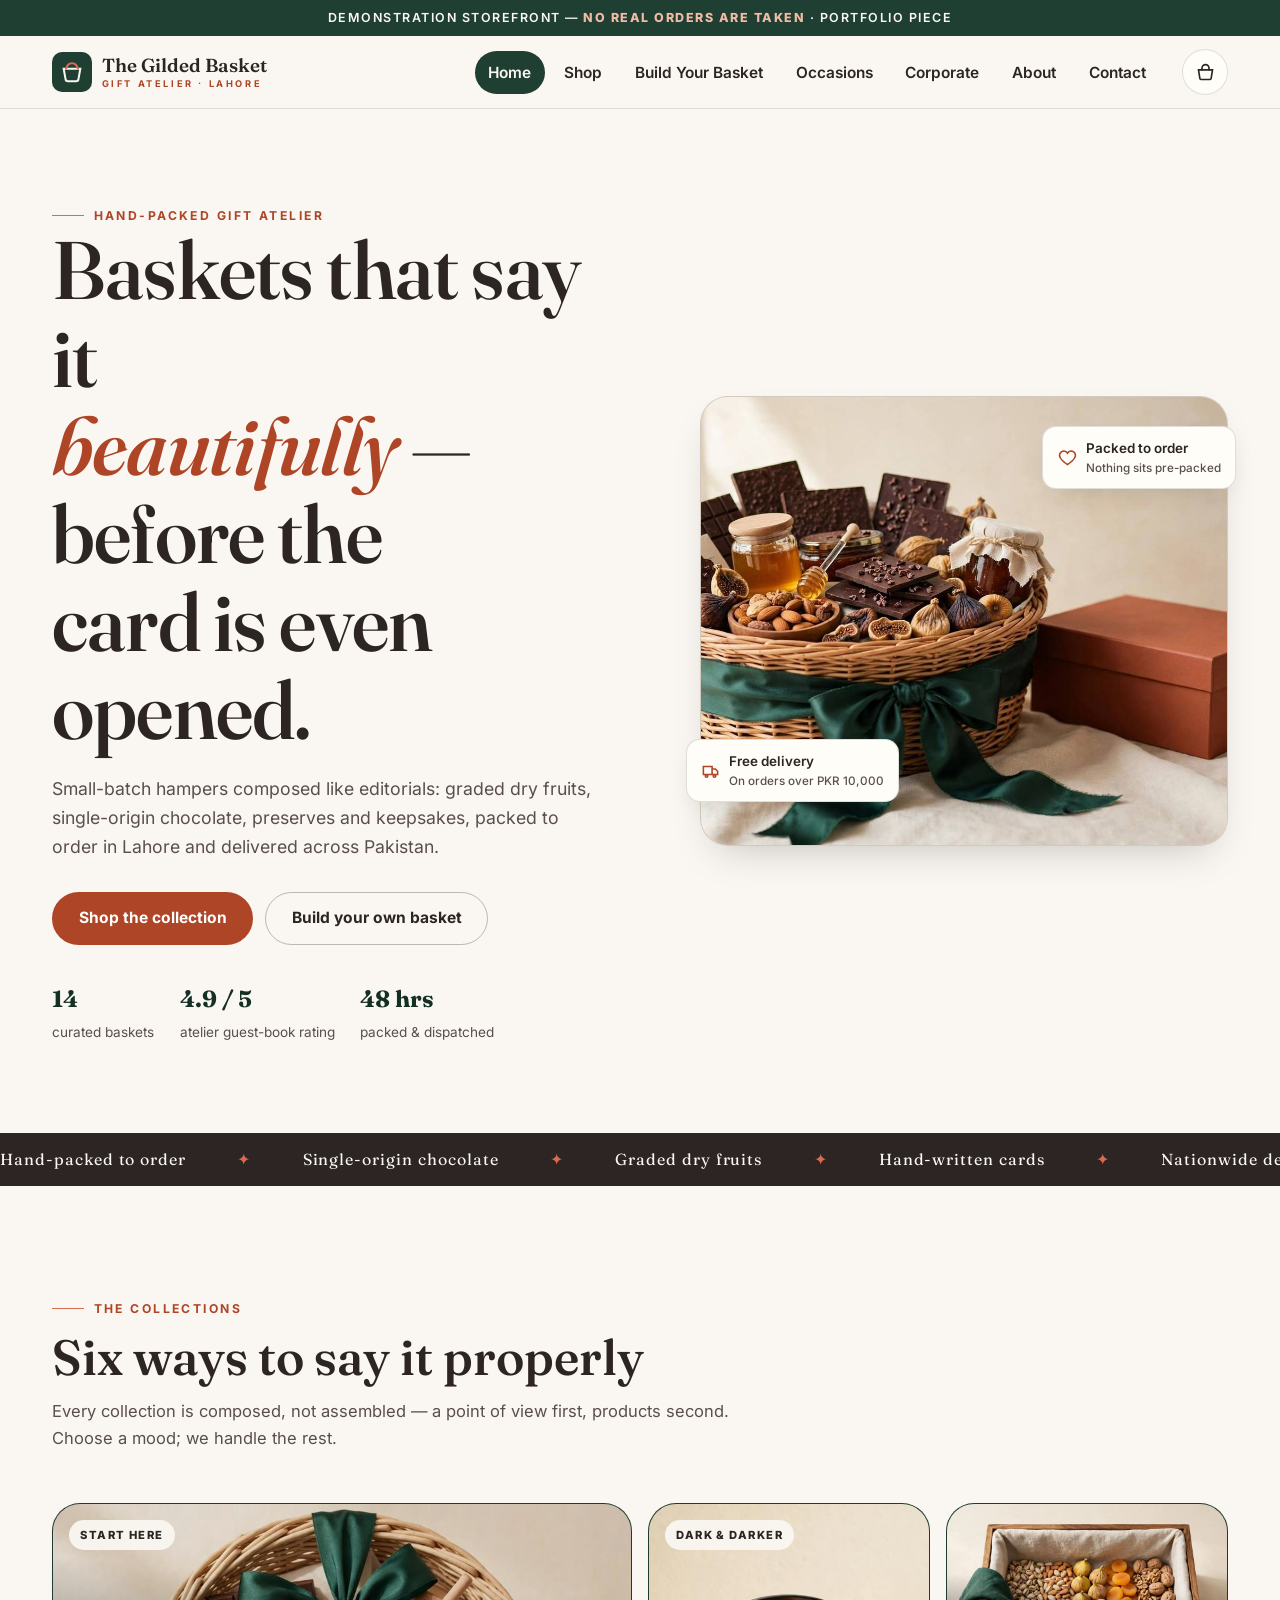
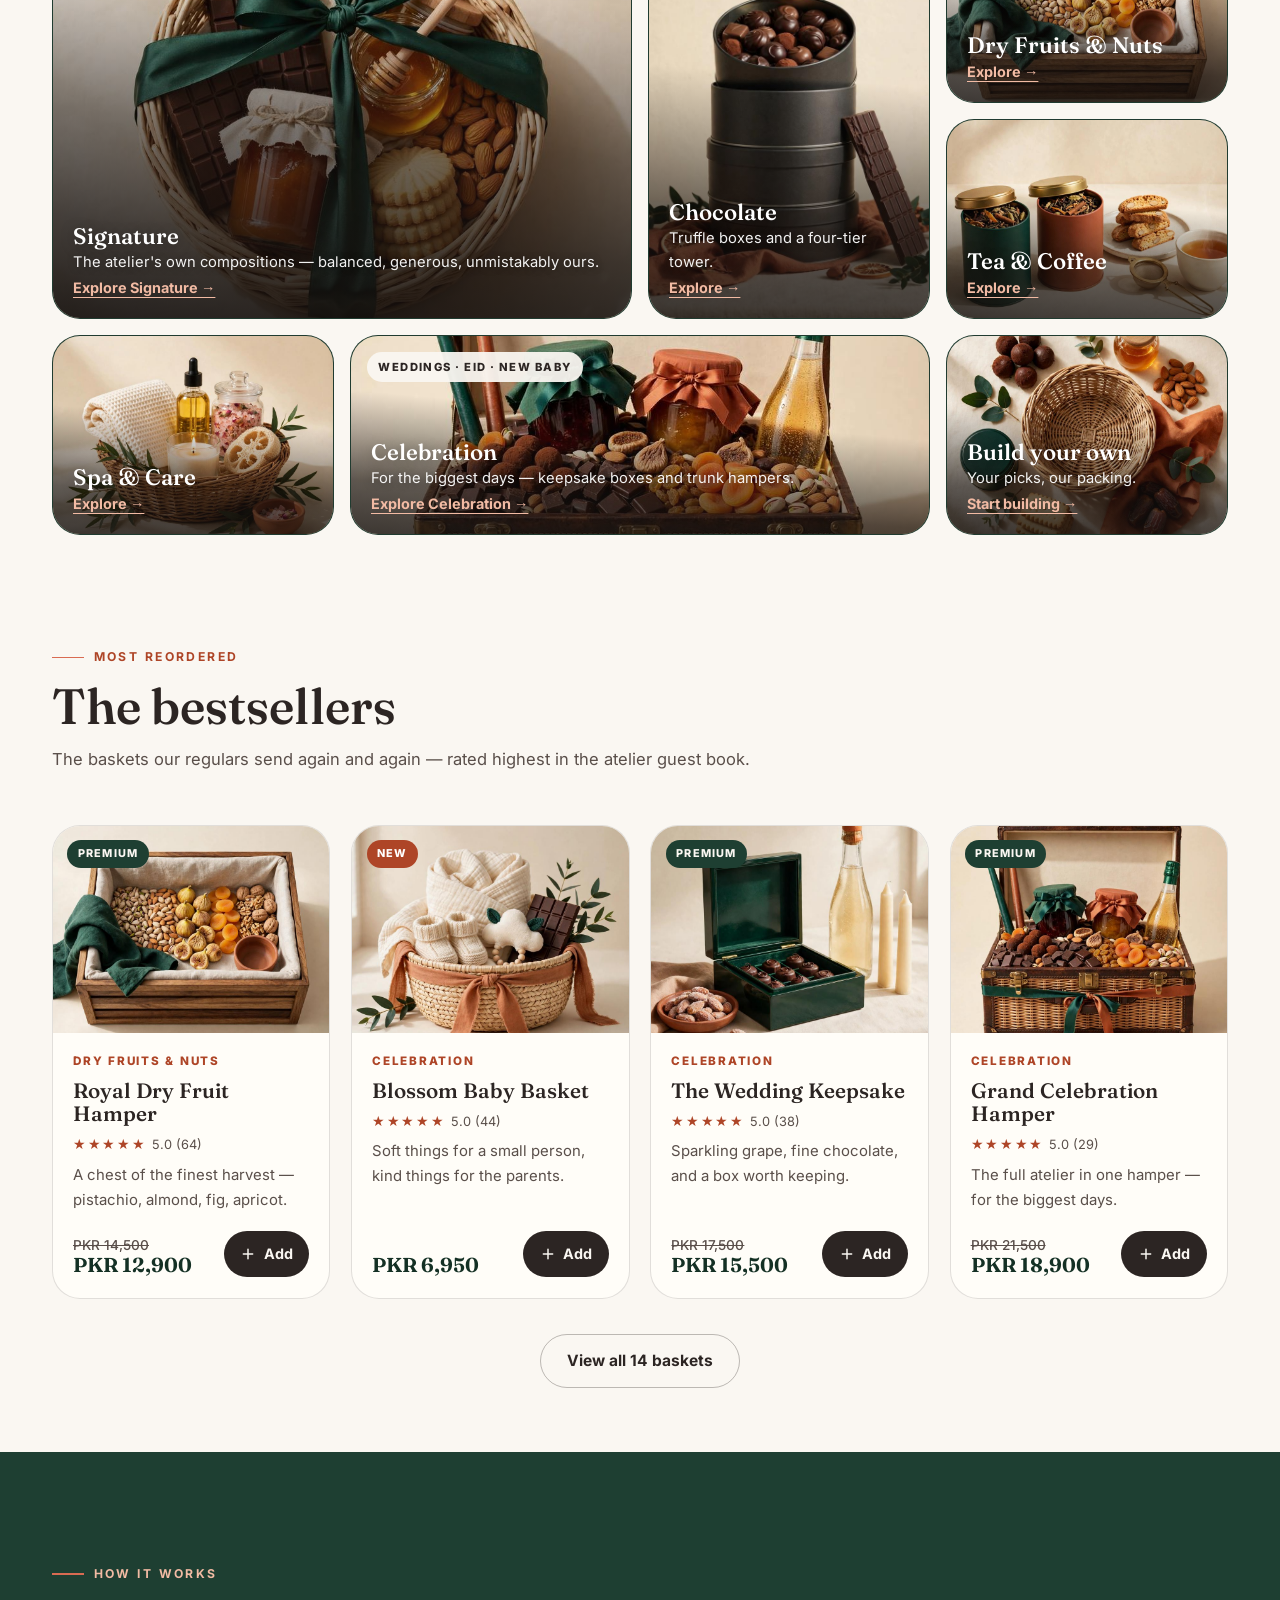
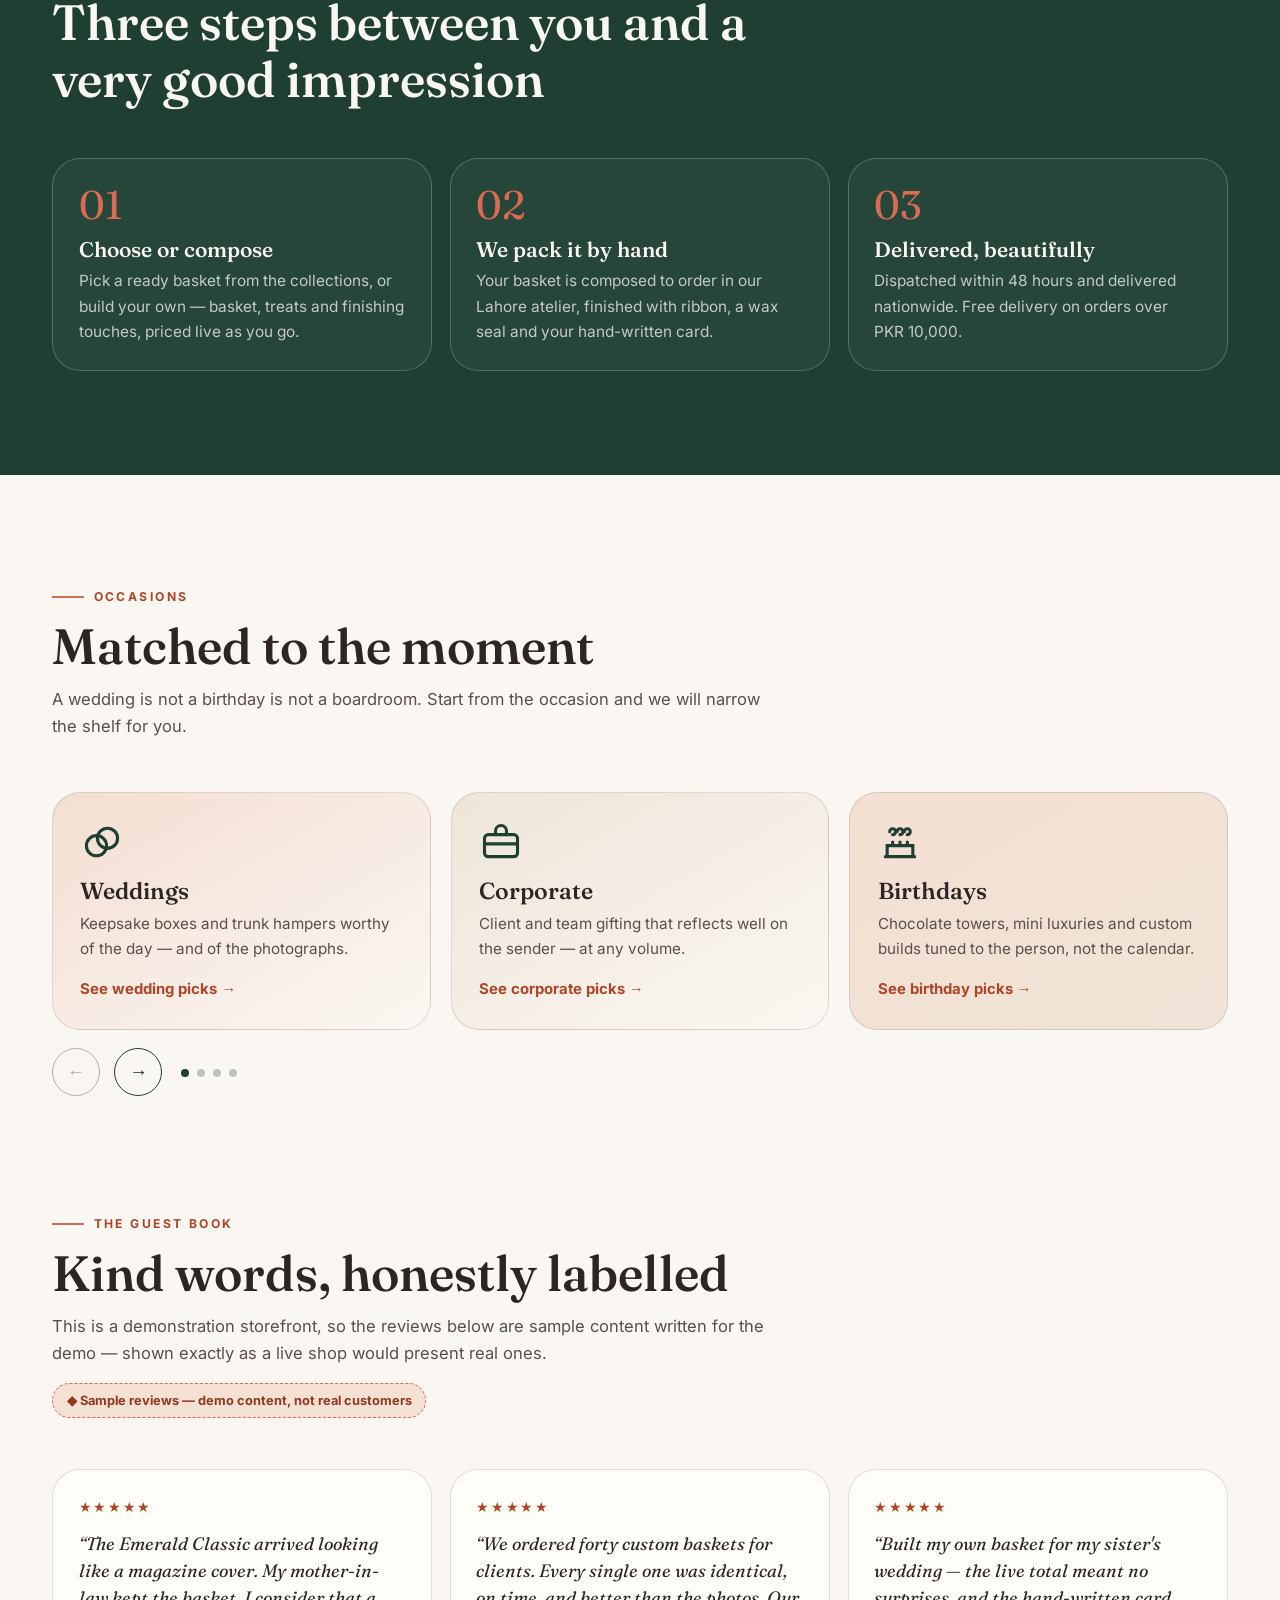
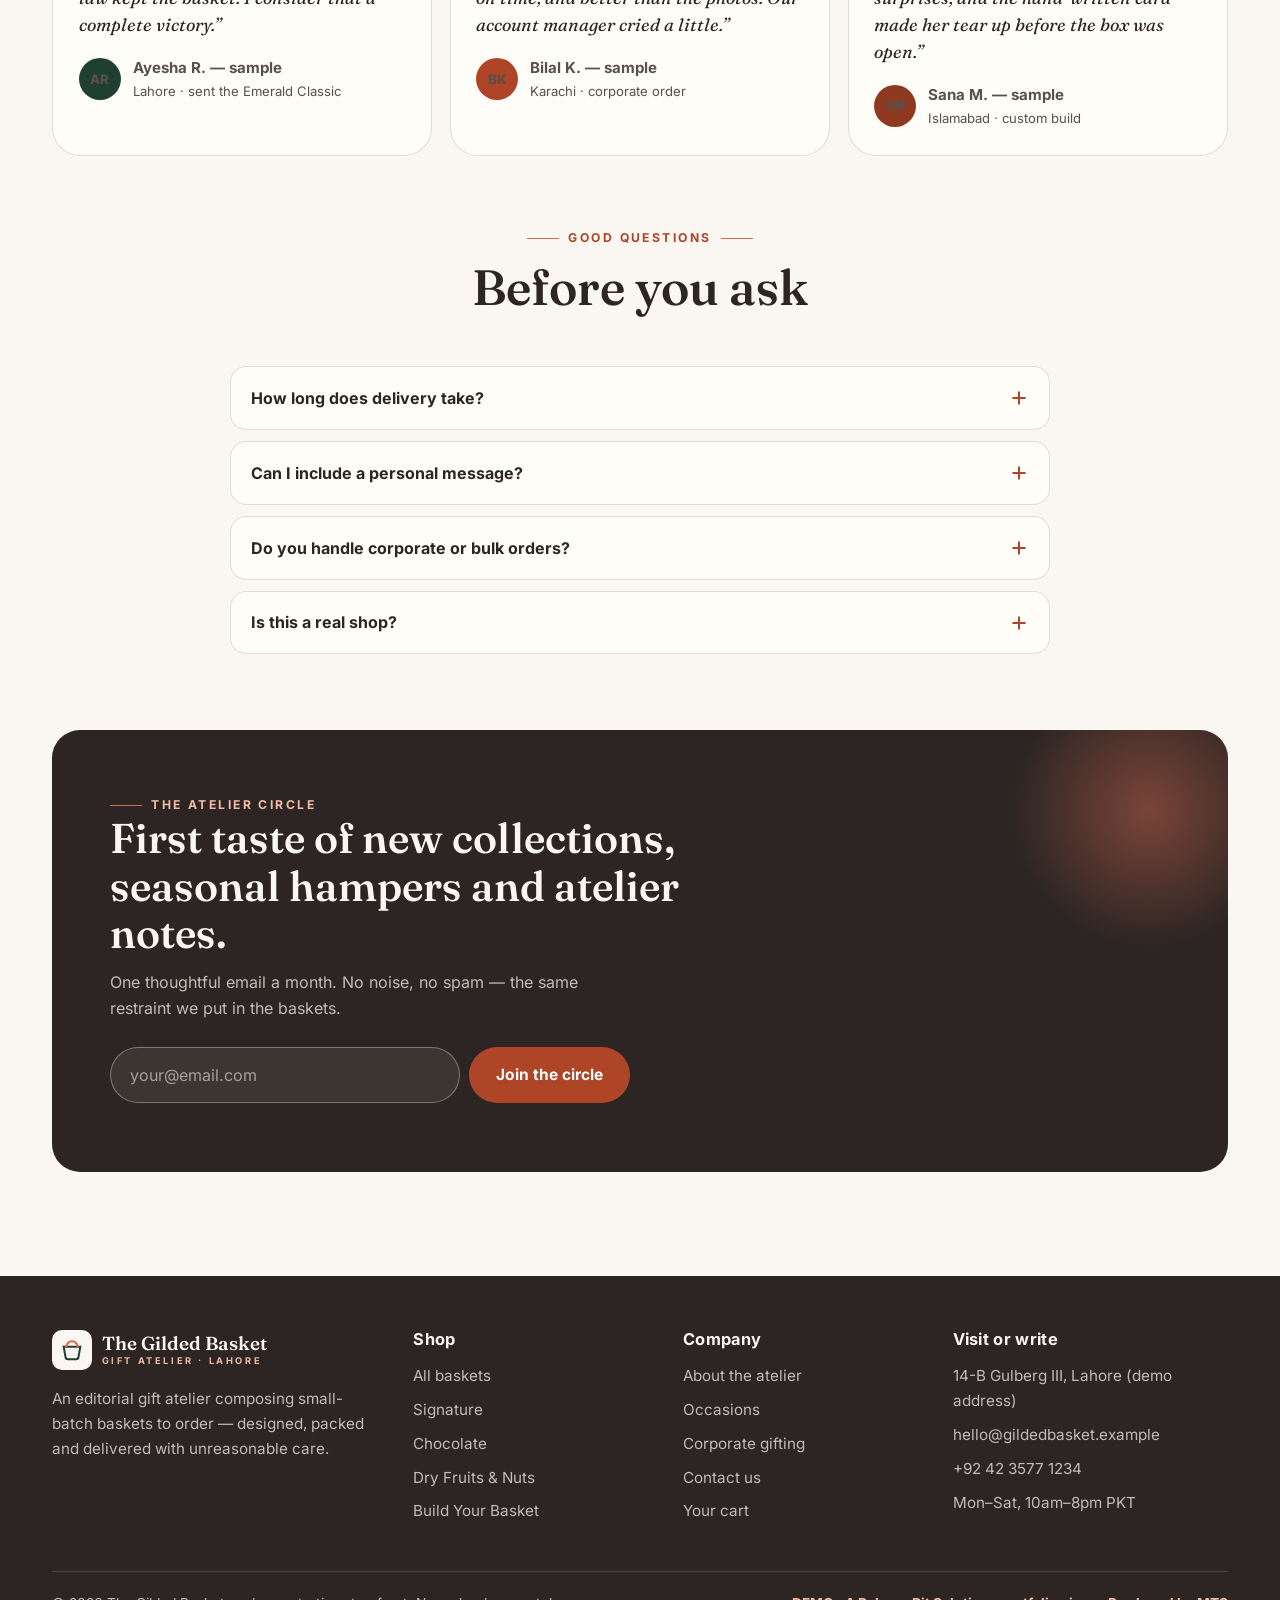
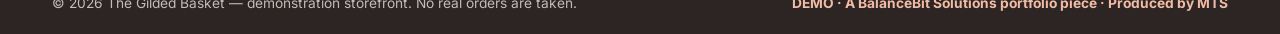
<file: index.html>
<!DOCTYPE html>
<html lang="en">
<head>
<meta charset="UTF-8">
<meta name="viewport" content="width=device-width, initial-scale=1.0">
<title>The Gilded Basket — Luxury Gift Baskets, Hand-Packed in Lahore (Demo)</title>
<meta name="description" content="Editorial-luxury gift baskets, hand-packed to order: signature hampers, chocolate towers, dry fruit chests and custom build-your-own baskets. Demonstration storefront.">
<meta property="og:title" content="The Gilded Basket — Gift Atelier (Demo)">
<meta property="og:description" content="Baskets that say it beautifully, before the card is even opened. A demonstration e-commerce storefront.">
<meta property="og:type" content="website">
<meta name="theme-color" content="#1E3F32">
<link rel="icon" href="data:image/svg+xml,%3Csvg xmlns='http://www.w3.org/2000/svg' viewBox='0 0 48 48'%3E%3Crect width='48' height='48' rx='12' fill='%231E3F32'/%3E%3Cpath d='M14 20h20l-2.2 12.2a3 3 0 0 1-3 2.8H19.2a3 3 0 0 1-3-2.8L14 20Z' fill='none' stroke='%23FAF7F2' stroke-width='2.4'/%3E%3Cpath d='M17 20c1-4.4 3.8-6.6 7-6.6s6 2.2 7 6.6' fill='none' stroke='%23D96B52' stroke-width='2.4' stroke-linecap='round'/%3E%3C/svg%3E">


<link rel="stylesheet" href="assets/fonts/fonts.css">
<script>document.documentElement.classList.add("js")</script>
<link rel="stylesheet" href="assets/vendor/swiper-bundle.min.css">
<link rel="stylesheet" href="css/main.css">
<script type="application/ld+json">
{"@context":"https://schema.org","@type":"Organization","name":"The Gilded Basket (Demo)","description":"Demonstration gift-basket storefront — a portfolio piece.","address":{"@type":"PostalAddress","addressLocality":"Lahore","addressCountry":"PK"}}
</script>
</head>
<body>
<a class="skip-link" href="#main">Skip to main content</a>
<div class="demo-ribbon">Demonstration storefront — <strong>no real orders are taken</strong> · Portfolio piece</div>

<header class="site-header">
  <div class="wrap header-in">
    <a class="logo" href="index.html" aria-label="The Gilded Basket — home">
      <svg class="logo-mark" viewBox="0 0 48 48" aria-hidden="true"><rect width="48" height="48" rx="12" fill="#1E3F32"/><path d="M14 20h20l-2.2 12.2a3 3 0 0 1-3 2.8H19.2a3 3 0 0 1-3-2.8L14 20Z" fill="none" stroke="#FAF7F2" stroke-width="2.4"/><path d="M17 20c1-4.4 3.8-6.6 7-6.6s6 2.2 7 6.6" fill="none" stroke="#D96B52" stroke-width="2.4" stroke-linecap="round"/></svg>
      <span class="logo-text">The Gilded Basket<small>Gift Atelier · Lahore</small></span>
    </a>
    <nav class="main-nav" aria-label="Primary">
      <a href="index.html" aria-current="page">Home</a>
      <a href="shop.html">Shop</a>
      <a href="build.html">Build Your Basket</a>
      <a href="occasions.html">Occasions</a>
      <a href="corporate.html">Corporate</a>
      <a href="about.html">About</a>
      <a href="contact.html">Contact</a>
    </nav>
    <div class="header-actions">
      <button type="button" class="icon-btn" data-open-cart aria-label="Open cart">
        <svg viewBox="0 0 24 24" fill="none" stroke="currentColor" stroke-width="1.9" stroke-linecap="round"><path d="M4 9h16l-1.5 9.5a2 2 0 0 1-2 1.5h-9a2 2 0 0 1-2-1.5L4 9Z"/><path d="M8 9V7a4 4 0 0 1 8 0v2"/></svg>
        <span class="cart-count" hidden>0</span>
      </button>
      <button type="button" class="icon-btn nav-toggle" aria-label="Open menu" aria-expanded="false" aria-controls="mobile-nav">
        <svg viewBox="0 0 24 24" fill="none" stroke="currentColor" stroke-width="2.1" stroke-linecap="round"><path d="M4 7h16M4 12h16M4 17h16"/></svg>
      </button>
    </div>
  </div>
  <nav class="mobile-nav" id="mobile-nav" aria-label="Mobile">
    <a href="index.html" aria-current="page">Home</a>
    <a href="shop.html">Shop</a>
    <a href="build.html">Build Your Basket</a>
    <a href="occasions.html">Occasions</a>
    <a href="corporate.html">Corporate</a>
    <a href="about.html">About</a>
    <a href="contact.html">Contact</a>
    <a href="cart.html">Cart</a>
  </nav>
</header>

<main id="main">
  <!-- HERO -->
  <section class="hero">
    <div class="wrap hero-in">
      <div>
        <span class="eyebrow">Hand-packed gift atelier</span>
        <h1><span class="lm"><span class="lm-in">Baskets that say it </span></span><span class="lm"><span class="lm-in"><em>beautifully</em> — before the </span></span><span class="lm"><span class="lm-in">card is even opened.</span></span></h1>
        <p class="hero-lede">Small-batch hampers composed like editorials: graded dry fruits, single-origin chocolate, preserves and keepsakes, packed to order in Lahore and delivered across Pakistan.</p>
        <div class="hero-cta">
          <a class="btn btn--terra" href="shop.html">Shop the collection</a>
          <a class="btn btn--ghost" href="build.html">Build your own basket</a>
        </div>
        <div class="hero-meta">
          <div><strong>14</strong><span>curated baskets</span></div>
          <div><strong>4.9 / 5</strong><span>atelier guest-book rating</span></div>
          <div><strong>48 hrs</strong><span>packed &amp; dispatched</span></div>
        </div>
      </div>
      <div class="hero-art">
        <div class="hero-frame">
          <div class="hero-media">
            <img class="hero-img" src="images/hero.jpg" alt="A hand-packed wicker gift basket with an emerald ribbon beside a terracotta gift box" fetchpriority="high">
          </div>
        </div>
        <div class="hero-chip hero-chip--b">
          <svg viewBox="0 0 24 24" fill="none" stroke="currentColor" stroke-width="2" stroke-linecap="round"><path d="M12 21s-7-4.6-9.3-9A5.4 5.4 0 0 1 12 6.5 5.4 5.4 0 0 1 21.3 12C19 16.4 12 21 12 21Z"/></svg>
          <span>Packed to order<small>Nothing sits pre-packed</small></span>
        </div>
        <div class="hero-chip hero-chip--a">
          <svg viewBox="0 0 24 24" fill="none" stroke="currentColor" stroke-width="2" stroke-linecap="round"><path d="M3 7h11v10H3zM14 10h4l3 3v4h-7z"/><circle cx="7" cy="19" r="1.6"/><circle cx="17" cy="19" r="1.6"/></svg>
          <span>Free delivery<small>On orders over PKR 10,000</small></span>
        </div>
      </div>
    </div>
  </section>

  <div class="marquee" aria-hidden="true">
    <div class="marquee-track">
      <span>Hand-packed to order <i>✦</i> Single-origin chocolate <i>✦</i> Graded dry fruits <i>✦</i> Hand-written cards <i>✦</i> Nationwide delivery <i>✦</i> Corporate gifting <i>✦</i></span>
      <span>Hand-packed to order <i>✦</i> Single-origin chocolate <i>✦</i> Graded dry fruits <i>✦</i> Hand-written cards <i>✦</i> Nationwide delivery <i>✦</i> Corporate gifting <i>✦</i></span>
    </div>
  </div>

  <!-- BENTO COLLECTIONS -->
  <section class="section">
    <div class="wrap">
      <div class="sec-head reveal">
        <span class="eyebrow">The collections</span>
        <h2>Six ways to say it properly</h2>
        <p>Every collection is composed, not assembled — a point of view first, products second. Choose a mood; we handle the rest.</p>
      </div>
      <div class="bento">
        <a class="bento-card bento--wide bento--tall reveal" href="shop.html?cat=signature">
          <img class="bento-bg" src="images/products/emerald-classic.jpg" alt="">
          <span class="bento-tag">Start here</span>
          <div class="bento-body"><h3>Signature</h3><p>The atelier's own compositions — balanced, generous, unmistakably ours.</p><span class="bento-link">Explore Signature →</span></div>
        </a>
        <a class="bento-card bento--tall reveal reveal-d1" href="shop.html?cat=chocolate">
          <img class="bento-bg" src="images/products/midnight-chocolate-tower.jpg" alt="">
          <span class="bento-tag">Dark &amp; darker</span>
          <div class="bento-body"><h3>Chocolate</h3><p>Truffle boxes and a four-tier tower.</p><span class="bento-link">Explore →</span></div>
        </a>
        <a class="bento-card reveal reveal-d2" href="shop.html?cat=dry-fruits">
          <img class="bento-bg" src="images/products/royal-dry-fruit-hamper.jpg" alt="">
          <div class="bento-body"><h3>Dry Fruits &amp; Nuts</h3><span class="bento-link">Explore →</span></div>
        </a>
        <a class="bento-card reveal" href="shop.html?cat=tea-coffee">
          <img class="bento-bg" src="images/products/chai-biscotti-ritual.jpg" alt="">
          <div class="bento-body"><h3>Tea &amp; Coffee</h3><span class="bento-link">Explore →</span></div>
        </a>
        <a class="bento-card reveal reveal-d1" href="shop.html?cat=spa">
          <img class="bento-bg" src="images/products/serenity-spa-basket.jpg" alt="">
          <div class="bento-body"><h3>Spa &amp; Care</h3><span class="bento-link">Explore →</span></div>
        </a>
        <a class="bento-card bento--wide reveal reveal-d2" href="shop.html?cat=celebration">
          <img class="bento-bg" src="images/products/grand-celebration-hamper.jpg" alt="">
          <span class="bento-tag">Weddings · Eid · New baby</span>
          <div class="bento-body"><h3>Celebration</h3><p>For the biggest days — keepsake boxes and trunk hampers.</p><span class="bento-link">Explore Celebration →</span></div>
        </a>
        <a class="bento-card reveal reveal-d3" href="build.html">
          <img class="bento-bg" src="images/builder.jpg" alt="">
          <div class="bento-body"><h3>Build your own</h3><p>Your picks, our packing.</p><span class="bento-link">Start building →</span></div>
        </a>
      </div>
    </div>
  </section>

  <!-- BESTSELLERS -->
  <section class="section section--tight" style="padding-top:0">
    <div class="wrap">
      <div class="sec-head reveal">
        <span class="eyebrow">Most reordered</span>
        <h2>The bestsellers</h2>
        <p>The baskets our regulars send again and again — rated highest in the atelier guest book.</p>
      </div>
      <div class="grid-products grid-products--4" id="home-bestsellers"></div>
      <div style="text-align:center;margin-top:2.2rem">
        <a class="btn btn--ghost" href="shop.html">View all 14 baskets</a>
      </div>
    </div>
  </section>

  <!-- HOW IT WORKS -->
  <section class="section how">
    <div class="wrap">
      <div class="sec-head reveal">
        <span class="eyebrow">How it works</span>
        <h2>Three steps between you and a very good impression</h2>
      </div>
      <div class="how-grid">
        <div class="how-card reveal"><div class="how-num">01</div><h3>Choose or compose</h3><p>Pick a ready basket from the collections, or build your own — basket, treats and finishing touches, priced live as you go.</p></div>
        <div class="how-card reveal reveal-d1"><div class="how-num">02</div><h3>We pack it by hand</h3><p>Your basket is composed to order in our Lahore atelier, finished with ribbon, a wax seal and your hand-written card.</p></div>
        <div class="how-card reveal reveal-d2"><div class="how-num">03</div><h3>Delivered, beautifully</h3><p>Dispatched within 48 hours and delivered nationwide. Free delivery on orders over PKR 10,000.</p></div>
      </div>
    </div>
  </section>

  <!-- OCCASIONS PREVIEW -->
  <section class="section">
    <div class="wrap">
      <div class="sec-head reveal">
        <span class="eyebrow">Occasions</span>
        <h2>Matched to the moment</h2>
        <p>A wedding is not a birthday is not a boardroom. Start from the occasion and we will narrow the shelf for you.</p>
      </div>
      <div class="reveal">
      <div class="swiper occ-rail">
        <div class="swiper-wrapper">
          <div class="swiper-slide">
            <a class="occ-card" href="occasions.html#wedding" style="background:linear-gradient(150deg,#F4DED2,#FAF7F2)">
              <svg class="occ-ico" viewBox="0 0 24 24" fill="none" stroke="currentColor" stroke-width="1.7" stroke-linecap="round"><circle cx="9" cy="14" r="5.5"/><circle cx="15" cy="10" r="5.5"/></svg>
              <h3>Weddings</h3><p>Keepsake boxes and trunk hampers worthy of the day — and of the photographs.</p>
              <div class="occ-go">See wedding picks →</div>
            </a>
          </div>
          <div class="swiper-slide">
            <a class="occ-card" href="occasions.html#corporate" style="background:linear-gradient(150deg,#EFE5D8,#FAF7F2)">
              <svg class="occ-ico" viewBox="0 0 24 24" fill="none" stroke="currentColor" stroke-width="1.7" stroke-linecap="round"><rect x="3" y="8" width="18" height="12" rx="2"/><path d="M9 8V6a3 3 0 0 1 6 0v2M3 13h18"/></svg>
              <h3>Corporate</h3><p>Client and team gifting that reflects well on the sender — at any volume.</p>
              <div class="occ-go">See corporate picks →</div>
            </a>
          </div>
          <div class="swiper-slide">
            <a class="occ-card" href="occasions.html#birthday" style="background:linear-gradient(150deg,#F4DED2,#EFE5D8)">
              <svg class="occ-ico" viewBox="0 0 24 24" fill="none" stroke="currentColor" stroke-width="1.7" stroke-linecap="round"><path d="M4 20h16M5 20v-6h14v6M12 14v-2M8 14v-2M16 14v-2M12 8a1.6 1.6 0 1 0-1.6-1.6M8 8a1.6 1.6 0 1 0-1.6-1.6M16 8a1.6 1.6 0 1 0-1.6-1.6"/></svg>
              <h3>Birthdays</h3><p>Chocolate towers, mini luxuries and custom builds tuned to the person, not the calendar.</p>
              <div class="occ-go">See birthday picks →</div>
            </a>
          </div>
          <div class="swiper-slide">
            <a class="occ-card" href="occasions.html#eid" style="background:linear-gradient(150deg,#EFE5D8,#F4DED2)">
              <svg class="occ-ico" viewBox="0 0 24 24" fill="none" stroke="currentColor" stroke-width="1.7" stroke-linecap="round"><path d="M20 13.5A8.5 8.5 0 1 1 10.5 4 6.8 6.8 0 0 0 20 13.5Z"/></svg>
              <h3>Eid</h3><p>Dates, done properly — graded khajoor, nuts and sweets composed for the table.</p>
              <div class="occ-go">See Eid picks →</div>
            </a>
          </div>
          <div class="swiper-slide">
            <a class="occ-card" href="occasions.html#baby" style="background:linear-gradient(150deg,#FAF7F2,#F4DED2)">
              <svg class="occ-ico" viewBox="0 0 24 24" fill="none" stroke="currentColor" stroke-width="1.7" stroke-linecap="round"><path d="M12 21s-7-4.6-9.3-9A5.4 5.4 0 0 1 12 6.5 5.4 5.4 0 0 1 21.3 12C19 16.4 12 21 12 21Z"/></svg>
              <h3>New baby</h3><p>Soft things, and kindness for the parents — gentle baskets for the first days.</p>
              <div class="occ-go">See new baby picks →</div>
            </a>
          </div>
          <div class="swiper-slide">
            <a class="occ-card" href="occasions.html#thankyou" style="background:linear-gradient(150deg,#EFE5D8,#FAF7F2)">
              <svg class="occ-ico" viewBox="0 0 24 24" fill="none" stroke="currentColor" stroke-width="1.7" stroke-linecap="round"><path d="M4 11h16v9H4zM12 11v9M4 7h16v4H4zM12 7c-4 0-5-1.2-5-2.4C7 3.4 8 3 9 3c1.8 0 3 2 3 4Zm0 0c4 0 5-1.2 5-2.4C17 3.4 16 3 15 3c-1.8 0-3 2-3 4Z"/></svg>
              <h3>Thank-you</h3><p>Small box, correct priorities — a considered thank-you beats a grand vague one.</p>
              <div class="occ-go">See thank-you picks →</div>
            </a>
          </div>
        </div>
        <div class="occ-nav">
          <button type="button" class="occ-prev" aria-label="Previous occasions">←</button>
          <button type="button" class="occ-next" aria-label="Next occasions">→</button>
          <div class="occ-pagination"></div>
        </div>
      </div>
      </div>
    </div>
  </section>

  <!-- REVIEWS -->
  <section class="section section--tight" style="padding-top:0">
    <div class="wrap">
      <div class="sec-head reveal">
        <span class="eyebrow">The guest book</span>
        <h2>Kind words, honestly labelled</h2>
        <p style="margin-bottom:1rem">This is a demonstration storefront, so the reviews below are sample content written for the demo — shown exactly as a live shop would present real ones.</p>
        <span class="demo-note">◆ Sample reviews — demo content, not real customers</span>
      </div>
      <div class="rev-grid">
        <div class="rev-card reveal">
          <div class="stars" aria-label="5 out of 5">★★★★★</div>
          <blockquote>“The Emerald Classic arrived looking like a magazine cover. My mother-in-law kept the basket. I consider that a complete victory.”</blockquote>
          <div class="rev-who"><span class="rev-ava" style="background:var(--emerald)">AR</span><span><strong>Ayesha R. — sample</strong><span>Lahore · sent the Emerald Classic</span></span></div>
        </div>
        <div class="rev-card reveal reveal-d1">
          <div class="stars" aria-label="5 out of 5">★★★★★</div>
          <blockquote>“We ordered forty custom baskets for clients. Every single one was identical, on time, and better than the photos. Our account manager cried a little.”</blockquote>
          <div class="rev-who"><span class="rev-ava" style="background:var(--terra-dark)">BK</span><span><strong>Bilal K. — sample</strong><span>Karachi · corporate order</span></span></div>
        </div>
        <div class="rev-card reveal reveal-d2">
          <div class="stars" aria-label="5 out of 5">★★★★★</div>
          <blockquote>“Built my own basket for my sister's wedding — the live total meant no surprises, and the hand-written card made her tear up before the box was open.”</blockquote>
          <div class="rev-who"><span class="rev-ava" style="background:var(--terra-deep)">SM</span><span><strong>Sana M. — sample</strong><span>Islamabad · custom build</span></span></div>
        </div>
      </div>
    </div>
  </section>

  <!-- FAQ -->
  <section class="section section--tight" style="padding-top:0">
    <div class="wrap">
      <div class="sec-head sec-head--center reveal">
        <span class="eyebrow">Good questions</span>
        <h2>Before you ask</h2>
      </div>
      <div class="faq reveal">
        <div class="faq-item" data-alpine-faq x-data="{ open: false }" :class="{ open: open }">
          <button type="button" class="faq-q" aria-expanded="false" :aria-expanded="open.toString()" @click="open = !open">How long does delivery take?<svg viewBox="0 0 24 24" fill="none" stroke="currentColor" stroke-width="2.4" stroke-linecap="round"><path d="M12 5v14M5 12h14"/></svg></button>
          <div class="faq-a" :style="open ? 'max-height: 320px' : 'max-height: 0px'"><p>Baskets are packed to order within 48 hours. Lahore delivery is same/next day after dispatch; nationwide delivery takes 2–4 working days. Delivery is PKR 350, and free on orders over PKR 10,000.</p></div>
        </div>
        <div class="faq-item" data-alpine-faq x-data="{ open: false }" :class="{ open: open }">
          <button type="button" class="faq-q" aria-expanded="false" :aria-expanded="open.toString()" @click="open = !open">Can I include a personal message?<svg viewBox="0 0 24 24" fill="none" stroke="currentColor" stroke-width="2.4" stroke-linecap="round"><path d="M12 5v14M5 12h14"/></svg></button>
          <div class="faq-a" :style="open ? 'max-height: 320px' : 'max-height: 0px'"><p>Yes — every basket includes a hand-written card at no charge. In the Build Your Basket flow you can write the message in step 4; for ready baskets, add it in the order notes at checkout.</p></div>
        </div>
        <div class="faq-item" data-alpine-faq x-data="{ open: false }" :class="{ open: open }">
          <button type="button" class="faq-q" aria-expanded="false" :aria-expanded="open.toString()" @click="open = !open">Do you handle corporate or bulk orders?<svg viewBox="0 0 24 24" fill="none" stroke="currentColor" stroke-width="2.4" stroke-linecap="round"><path d="M12 5v14M5 12h14"/></svg></button>
          <div class="faq-a" :style="open ? 'max-height: 320px' : 'max-height: 0px'"><p>Yes — from 10 to 1,000+ baskets, with branded sleeves and staggered delivery. See the Corporate page for tiers, or send an enquiry and we will reply within one working day.</p></div>
        </div>
        <div class="faq-item" data-alpine-faq x-data="{ open: false }" :class="{ open: open }">
          <button type="button" class="faq-q" aria-expanded="false" :aria-expanded="open.toString()" @click="open = !open">Is this a real shop?<svg viewBox="0 0 24 24" fill="none" stroke="currentColor" stroke-width="2.4" stroke-linecap="round"><path d="M12 5v14M5 12h14"/></svg></button>
          <div class="faq-a" :style="open ? 'max-height: 320px' : 'max-height: 0px'"><p>No — The Gilded Basket is a demonstration storefront built as a portfolio piece. The full shopping flow works end to end, but no real orders are taken and no payment is processed.</p></div>
        </div>
      </div>
    </div>
  </section>

  <!-- NEWSLETTER -->
  <section class="section" style="padding-top:0">
    <div class="wrap">
      <div class="cta-band reveal">
        <span class="eyebrow eyebrow--light">The atelier circle</span>
        <h2>First taste of new collections, seasonal hampers and atelier notes.</h2>
        <p>One thoughtful email a month. No noise, no spam — the same restraint we put in the baskets.</p>
        <form class="newsletter-form js-newsletter" novalidate>
          <label class="skip-link" for="nl-email-home" style="position:absolute;left:-9999px">Email address</label>
          <input type="email" id="nl-email-home" name="email" placeholder="your@email.com" autocomplete="email" required aria-label="Email address">
          <button type="submit" class="btn btn--terra">Join the circle</button>
        </form>
        <p class="form-msg" role="status" aria-live="polite"></p>
      </div>
    </div>
  </section>
</main>

<footer class="site-footer">
  <div class="wrap">
    <div class="footer-in">
      <div class="footer-brand">
        <a class="logo" href="index.html" aria-label="The Gilded Basket — home">
          <svg class="logo-mark" viewBox="0 0 48 48" aria-hidden="true"><rect width="48" height="48" rx="12" fill="#FAF7F2"/><path d="M14 20h20l-2.2 12.2a3 3 0 0 1-3 2.8H19.2a3 3 0 0 1-3-2.8L14 20Z" fill="none" stroke="#1E3F32" stroke-width="2.4"/><path d="M17 20c1-4.4 3.8-6.6 7-6.6s6 2.2 7 6.6" fill="none" stroke="#D96B52" stroke-width="2.4" stroke-linecap="round"/></svg>
          <span class="logo-text">The Gilded Basket<small style="color:#F0BBA6">Gift Atelier · Lahore</small></span>
        </a>
        <p>An editorial gift atelier composing small-batch baskets to order — designed, packed and delivered with unreasonable care.</p>
      </div>
      <nav aria-label="Shop">
        <h4>Shop</h4>
        <ul>
          <li><a href="shop.html">All baskets</a></li>
          <li><a href="shop.html?cat=signature">Signature</a></li>
          <li><a href="shop.html?cat=chocolate">Chocolate</a></li>
          <li><a href="shop.html?cat=dry-fruits">Dry Fruits &amp; Nuts</a></li>
          <li><a href="build.html">Build Your Basket</a></li>
        </ul>
      </nav>
      <nav aria-label="Company">
        <h4>Company</h4>
        <ul>
          <li><a href="about.html">About the atelier</a></li>
          <li><a href="occasions.html">Occasions</a></li>
          <li><a href="corporate.html">Corporate gifting</a></li>
          <li><a href="contact.html">Contact us</a></li>
          <li><a href="cart.html">Your cart</a></li>
        </ul>
      </nav>
      <div>
        <h4>Visit or write</h4>
        <ul>
          <li>14-B Gulberg III, Lahore (demo address)</li>
          <li><a href="mailto:hello@gildedbasket.example">hello@gildedbasket.example</a></li>
          <li><a href="tel:+924235771234">+92 42 3577 1234</a></li>
          <li>Mon–Sat, 10am–8pm PKT</li>
        </ul>
      </div>
    </div>
    <div class="footer-bottom">
      <span>© <span data-year>2026</span> The Gilded Basket — demonstration storefront. No real orders are taken.</span>
      <span class="demo-tag">DEMO · A BalanceBit Solutions portfolio piece · Produced by MTS</span>
    </div>
  </div>
</footer>

<div class="drawer-overlay"></div>
<aside class="cart-drawer" aria-hidden="true" aria-label="Shopping cart">
  <div class="drawer-head">
    <h3>Your cart</h3>
    <button type="button" class="icon-btn" data-close-cart aria-label="Close cart">
      <svg viewBox="0 0 24 24" fill="none" stroke="currentColor" stroke-width="2.2" stroke-linecap="round"><path d="M6 6l12 12M18 6L6 18"/></svg>
    </button>
  </div>
  <div class="drawer-body"></div>
  <div class="drawer-foot"></div>
</aside>

<script src="js/data.js"></script>
<script src="js/app.js"></script>
<script src="js/home.js"></script>
<script defer src="assets/vendor/swiper-bundle.min.js"></script>
<script defer src="js/premium.js"></script>
<script defer src="assets/vendor/alpine.min.js"></script>
</body>
</html>
</file>
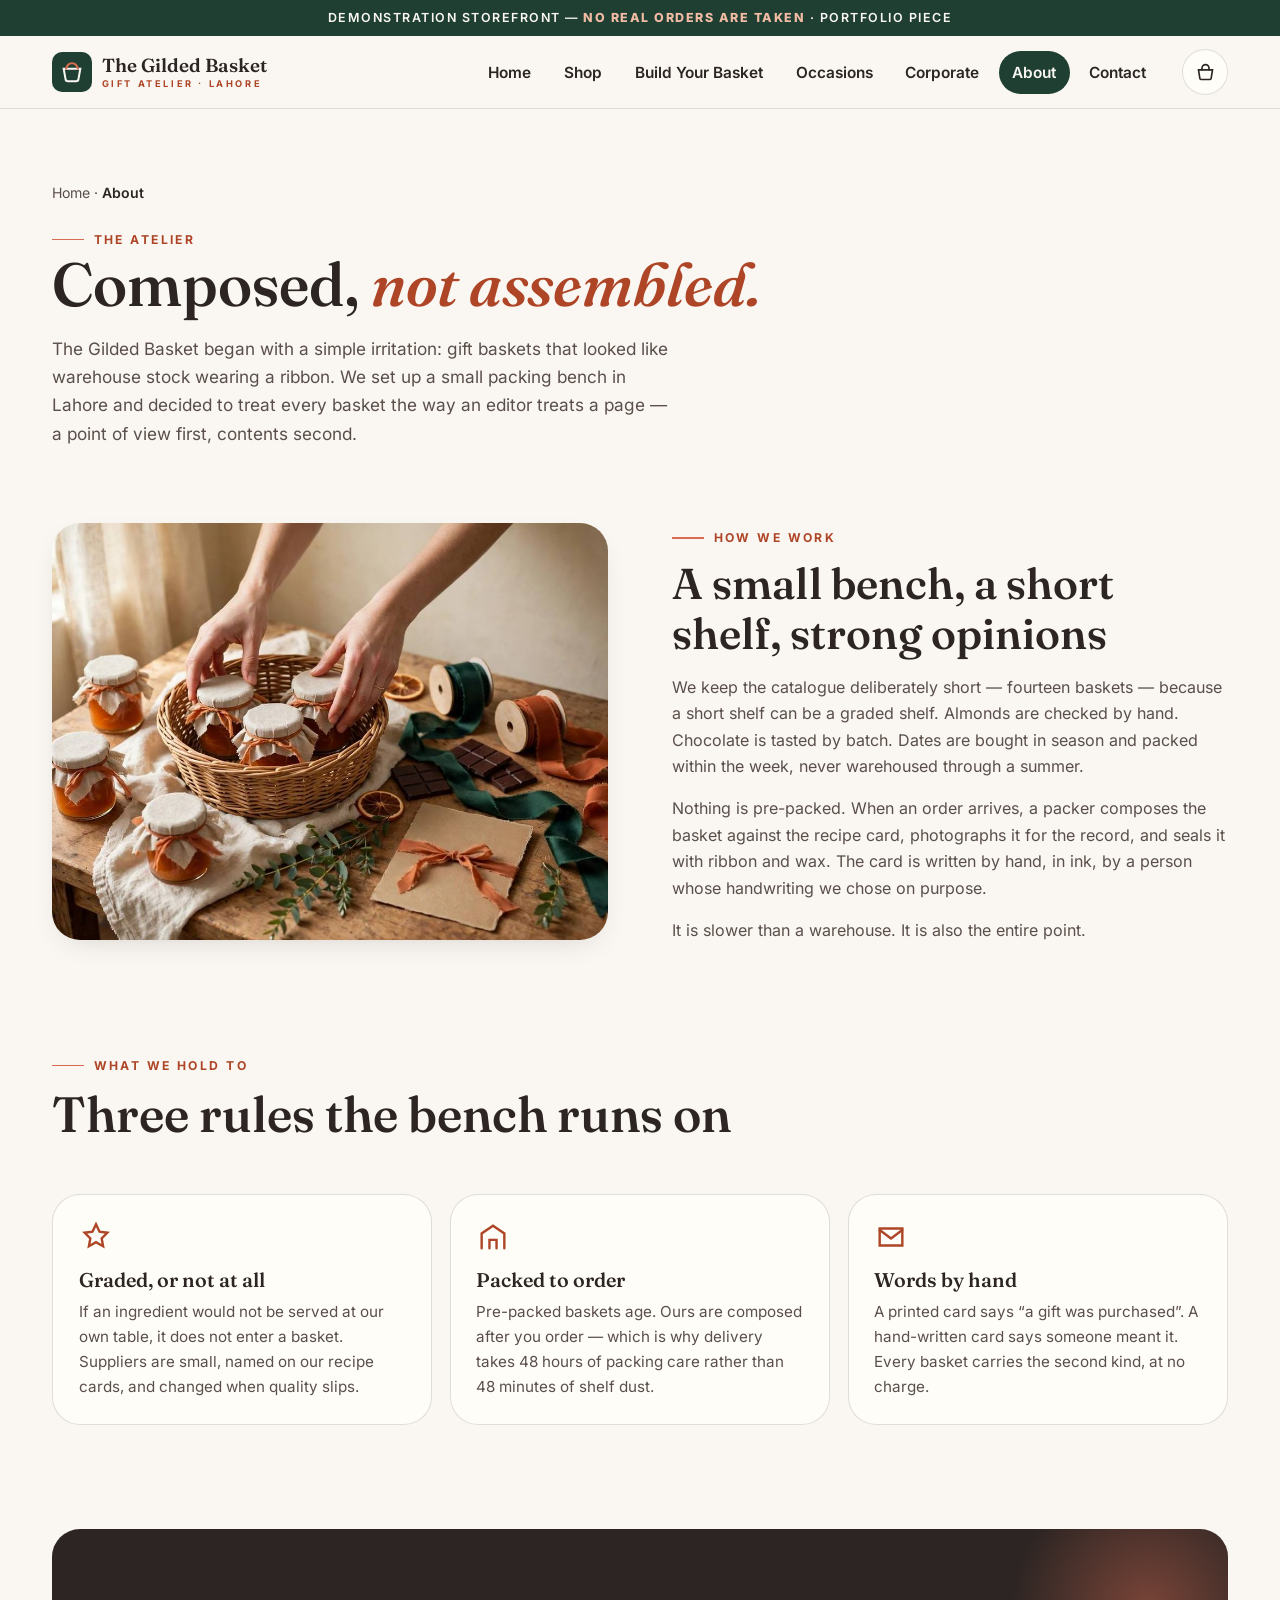
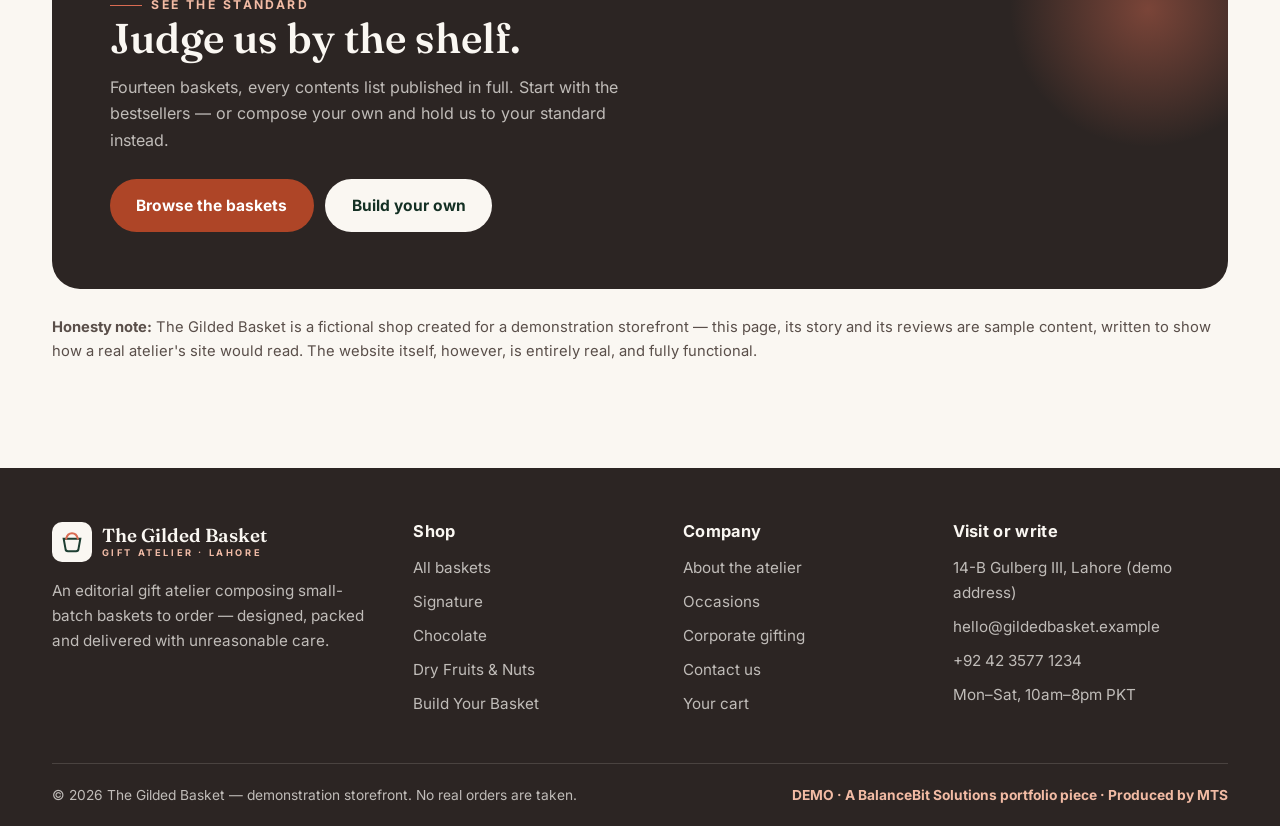
<file: about.html>
<!DOCTYPE html>
<html lang="en">
<head>
<meta charset="UTF-8">
<meta name="viewport" content="width=device-width, initial-scale=1.0">
<title>About the Atelier — The Gilded Basket (Demo)</title>
<meta name="description" content="Why The Gilded Basket composes baskets like editorials: small batches, graded ingredients, hand-written cards, and a packing bench in Lahore. Demonstration storefront.">
<meta property="og:title" content="About — The Gilded Basket (Demo)">
<meta property="og:description" content="An editorial gift atelier: composed, not assembled.">
<meta property="og:type" content="website">
<meta name="theme-color" content="#1E3F32">
<link rel="icon" href="data:image/svg+xml,%3Csvg xmlns='http://www.w3.org/2000/svg' viewBox='0 0 48 48'%3E%3Crect width='48' height='48' rx='12' fill='%231E3F32'/%3E%3Cpath d='M14 20h20l-2.2 12.2a3 3 0 0 1-3 2.8H19.2a3 3 0 0 1-3-2.8L14 20Z' fill='none' stroke='%23FAF7F2' stroke-width='2.4'/%3E%3Cpath d='M17 20c1-4.4 3.8-6.6 7-6.6s6 2.2 7 6.6' fill='none' stroke='%23D96B52' stroke-width='2.4' stroke-linecap='round'/%3E%3C/svg%3E">


<link rel="stylesheet" href="assets/fonts/fonts.css">
<script>document.documentElement.classList.add("js")</script>
<link rel="stylesheet" href="css/main.css">
</head>
<body>
<a class="skip-link" href="#main">Skip to main content</a>
<div class="demo-ribbon">Demonstration storefront — <strong>no real orders are taken</strong> · Portfolio piece</div>

<header class="site-header">
  <div class="wrap header-in">
    <a class="logo" href="index.html" aria-label="The Gilded Basket — home">
      <svg class="logo-mark" viewBox="0 0 48 48" aria-hidden="true"><rect width="48" height="48" rx="12" fill="#1E3F32"/><path d="M14 20h20l-2.2 12.2a3 3 0 0 1-3 2.8H19.2a3 3 0 0 1-3-2.8L14 20Z" fill="none" stroke="#FAF7F2" stroke-width="2.4"/><path d="M17 20c1-4.4 3.8-6.6 7-6.6s6 2.2 7 6.6" fill="none" stroke="#D96B52" stroke-width="2.4" stroke-linecap="round"/></svg>
      <span class="logo-text">The Gilded Basket<small>Gift Atelier · Lahore</small></span>
    </a>
    <nav class="main-nav" aria-label="Primary">
      <a href="index.html">Home</a>
      <a href="shop.html">Shop</a>
      <a href="build.html">Build Your Basket</a>
      <a href="occasions.html">Occasions</a>
      <a href="corporate.html">Corporate</a>
      <a href="about.html" aria-current="page">About</a>
      <a href="contact.html">Contact</a>
    </nav>
    <div class="header-actions">
      <button type="button" class="icon-btn" data-open-cart aria-label="Open cart">
        <svg viewBox="0 0 24 24" fill="none" stroke="currentColor" stroke-width="1.9" stroke-linecap="round"><path d="M4 9h16l-1.5 9.5a2 2 0 0 1-2 1.5h-9a2 2 0 0 1-2-1.5L4 9Z"/><path d="M8 9V7a4 4 0 0 1 8 0v2"/></svg>
        <span class="cart-count" hidden>0</span>
      </button>
      <button type="button" class="icon-btn nav-toggle" aria-label="Open menu" aria-expanded="false" aria-controls="mobile-nav">
        <svg viewBox="0 0 24 24" fill="none" stroke="currentColor" stroke-width="2.1" stroke-linecap="round"><path d="M4 7h16M4 12h16M4 17h16"/></svg>
      </button>
    </div>
  </div>
  <nav class="mobile-nav" id="mobile-nav" aria-label="Mobile">
    <a href="index.html">Home</a>
    <a href="shop.html">Shop</a>
    <a href="build.html">Build Your Basket</a>
    <a href="occasions.html">Occasions</a>
    <a href="corporate.html">Corporate</a>
    <a href="about.html" aria-current="page">About</a>
    <a href="contact.html">Contact</a>
    <a href="cart.html">Cart</a>
  </nav>
</header>

<main id="main">
  <section class="page-hero">
    <div class="wrap">
      <nav class="crumbs" aria-label="Breadcrumb"><a href="index.html">Home</a> · <b>About</b></nav>
      <span class="eyebrow">The atelier</span>
      <h1>Composed, <em>not assembled.</em></h1>
      <p>The Gilded Basket began with a simple irritation: gift baskets that looked like warehouse stock wearing a ribbon. We set up a small packing bench in Lahore and decided to treat every basket the way an editor treats a page — a point of view first, contents second.</p>
    </div>
  </section>

  <section class="section" style="padding-top:1.5rem">
    <div class="wrap">
      <div class="split">
        <img class="split-photo reveal" src="images/atelier.jpg" alt="Inside the atelier — a basket being packed by hand on the workbench">
        <div class="reveal reveal-d1">
          <span class="eyebrow">How we work</span>
          <h2 style="font-size:clamp(1.9rem,3.6vw,2.7rem);margin:.7rem 0 1rem">A small bench, a short shelf, strong opinions</h2>
          <p style="color:var(--ink-soft);margin-bottom:1rem">We keep the catalogue deliberately short — fourteen baskets — because a short shelf can be a graded shelf. Almonds are checked by hand. Chocolate is tasted by batch. Dates are bought in season and packed within the week, never warehoused through a summer.</p>
          <p style="color:var(--ink-soft);margin-bottom:1rem">Nothing is pre-packed. When an order arrives, a packer composes the basket against the recipe card, photographs it for the record, and seals it with ribbon and wax. The card is written by hand, in ink, by a person whose handwriting we chose on purpose.</p>
          <p style="color:var(--ink-soft)">It is slower than a warehouse. It is also the entire point.</p>
        </div>
      </div>
    </div>
  </section>

  <section class="section" style="padding-top:0">
    <div class="wrap">
      <div class="sec-head">
        <span class="eyebrow">What we hold to</span>
        <h2>Three rules the bench runs on</h2>
      </div>
      <div class="values-grid">
        <div class="value-card reveal">
          <svg viewBox="0 0 24 24" fill="none" stroke="currentColor" stroke-width="1.7" stroke-linecap="round"><path d="M12 3l2.5 5.3 5.5.7-4 4 1 5.5L12 15.7 7 18.5 8 13 4 9l5.5-.7z"/></svg>
          <h3>Graded, or not at all</h3>
          <p>If an ingredient would not be served at our own table, it does not enter a basket. Suppliers are small, named on our recipe cards, and changed when quality slips.</p>
        </div>
        <div class="value-card reveal reveal-d1">
          <svg viewBox="0 0 24 24" fill="none" stroke="currentColor" stroke-width="1.7" stroke-linecap="round"><path d="M4 20V9.5L12 4l8 5.5V20"/><path d="M9.5 20v-6h5v6"/></svg>
          <h3>Packed to order</h3>
          <p>Pre-packed baskets age. Ours are composed after you order — which is why delivery takes 48 hours of packing care rather than 48 minutes of shelf dust.</p>
        </div>
        <div class="value-card reveal reveal-d2">
          <svg viewBox="0 0 24 24" fill="none" stroke="currentColor" stroke-width="1.7" stroke-linecap="round"><path d="M4 6h16v12H4z"/><path d="M4 7l8 6 8-6"/></svg>
          <h3>Words by hand</h3>
          <p>A printed card says “a gift was purchased”. A hand-written card says someone meant it. Every basket carries the second kind, at no charge.</p>
        </div>
      </div>
    </div>
  </section>

  <section class="section" style="padding-top:0">
    <div class="wrap">
      <div class="cta-band reveal">
        <span class="eyebrow eyebrow--light">See the standard</span>
        <h2>Judge us by the shelf.</h2>
        <p>Fourteen baskets, every contents list published in full. Start with the bestsellers — or compose your own and hold us to your standard instead.</p>
        <div style="display:flex;gap:.7rem;flex-wrap:wrap;margin-top:1.6rem;position:relative;z-index:1">
          <a class="btn btn--terra" href="shop.html">Browse the baskets</a>
          <a class="btn btn--light" href="build.html">Build your own</a>
        </div>
      </div>
      <p style="margin-top:1.6rem;font-size:.92rem;color:var(--ink-soft)"><strong>Honesty note:</strong> The Gilded Basket is a fictional shop created for a demonstration storefront — this page, its story and its reviews are sample content, written to show how a real atelier's site would read. The website itself, however, is entirely real, and fully functional.</p>
    </div>
  </section>
</main>

<footer class="site-footer">
  <div class="wrap">
    <div class="footer-in">
      <div class="footer-brand">
        <a class="logo" href="index.html" aria-label="The Gilded Basket — home">
          <svg class="logo-mark" viewBox="0 0 48 48" aria-hidden="true"><rect width="48" height="48" rx="12" fill="#FAF7F2"/><path d="M14 20h20l-2.2 12.2a3 3 0 0 1-3 2.8H19.2a3 3 0 0 1-3-2.8L14 20Z" fill="none" stroke="#1E3F32" stroke-width="2.4"/><path d="M17 20c1-4.4 3.8-6.6 7-6.6s6 2.2 7 6.6" fill="none" stroke="#D96B52" stroke-width="2.4" stroke-linecap="round"/></svg>
          <span class="logo-text">The Gilded Basket<small style="color:#F0BBA6">Gift Atelier · Lahore</small></span>
        </a>
        <p>An editorial gift atelier composing small-batch baskets to order — designed, packed and delivered with unreasonable care.</p>
      </div>
      <nav aria-label="Shop">
        <h4>Shop</h4>
        <ul>
          <li><a href="shop.html">All baskets</a></li>
          <li><a href="shop.html?cat=signature">Signature</a></li>
          <li><a href="shop.html?cat=chocolate">Chocolate</a></li>
          <li><a href="shop.html?cat=dry-fruits">Dry Fruits &amp; Nuts</a></li>
          <li><a href="build.html">Build Your Basket</a></li>
        </ul>
      </nav>
      <nav aria-label="Company">
        <h4>Company</h4>
        <ul>
          <li><a href="about.html">About the atelier</a></li>
          <li><a href="occasions.html">Occasions</a></li>
          <li><a href="corporate.html">Corporate gifting</a></li>
          <li><a href="contact.html">Contact us</a></li>
          <li><a href="cart.html">Your cart</a></li>
        </ul>
      </nav>
      <div>
        <h4>Visit or write</h4>
        <ul>
          <li>14-B Gulberg III, Lahore (demo address)</li>
          <li><a href="mailto:hello@gildedbasket.example">hello@gildedbasket.example</a></li>
          <li><a href="tel:+924235771234">+92 42 3577 1234</a></li>
          <li>Mon–Sat, 10am–8pm PKT</li>
        </ul>
      </div>
    </div>
    <div class="footer-bottom">
      <span>© <span data-year>2026</span> The Gilded Basket — demonstration storefront. No real orders are taken.</span>
      <span class="demo-tag">DEMO · A BalanceBit Solutions portfolio piece · Produced by MTS</span>
    </div>
  </div>
</footer>

<div class="drawer-overlay"></div>
<aside class="cart-drawer" aria-hidden="true" aria-label="Shopping cart">
  <div class="drawer-head">
    <h3>Your cart</h3>
    <button type="button" class="icon-btn" data-close-cart aria-label="Close cart">
      <svg viewBox="0 0 24 24" fill="none" stroke="currentColor" stroke-width="2.2" stroke-linecap="round"><path d="M6 6l12 12M18 6L6 18"/></svg>
    </button>
  </div>
  <div class="drawer-body"></div>
  <div class="drawer-foot"></div>
</aside>

<script src="js/data.js"></script>
<script src="js/app.js"></script>
</body>
</html>
</file>
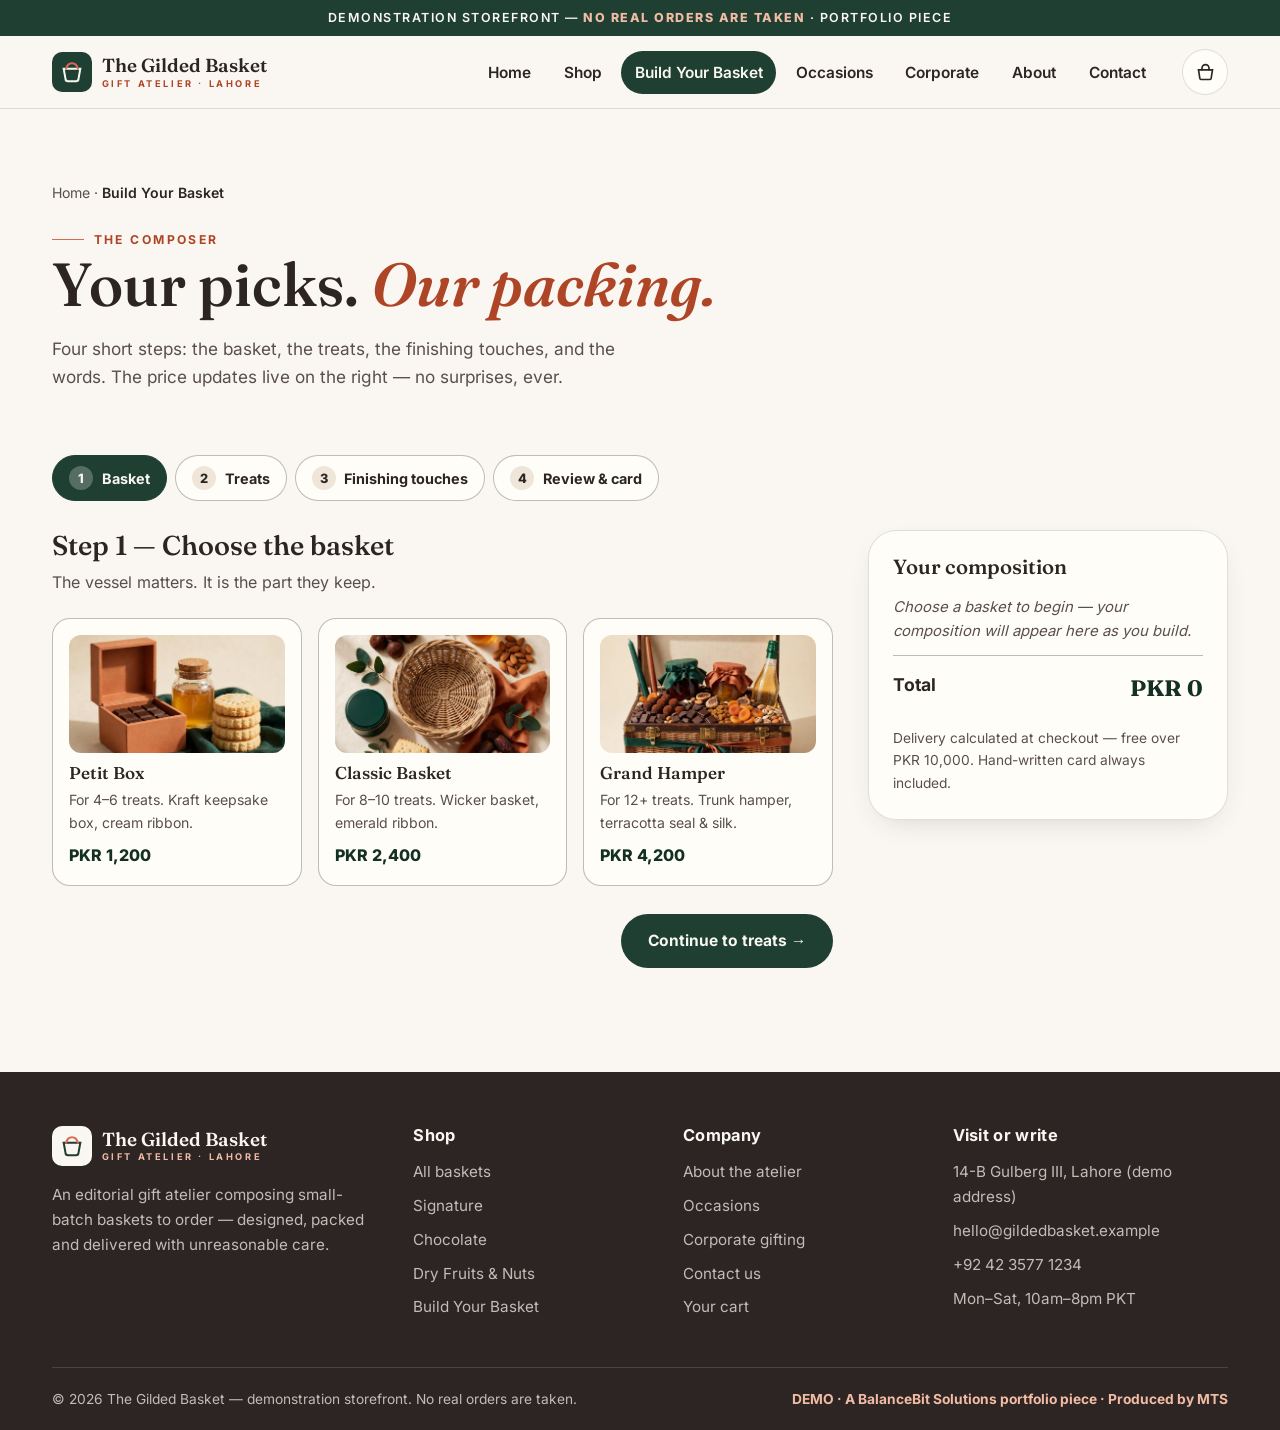
<file: build.html>
<!DOCTYPE html>
<html lang="en">
<head>
<meta charset="UTF-8">
<meta name="viewport" content="width=device-width, initial-scale=1.0">
<title>Build Your Basket — The Gilded Basket (Demo)</title>
<meta name="description" content="Compose a custom gift basket step by step — choose the basket, the treats and the finishing touches, with a live price total. Demonstration storefront.">
<meta property="og:title" content="Build Your Basket — The Gilded Basket (Demo)">
<meta property="og:description" content="Your picks, our packing. A step-by-step custom basket builder with live pricing.">
<meta property="og:type" content="website">
<meta name="theme-color" content="#1E3F32">
<link rel="icon" href="data:image/svg+xml,%3Csvg xmlns='http://www.w3.org/2000/svg' viewBox='0 0 48 48'%3E%3Crect width='48' height='48' rx='12' fill='%231E3F32'/%3E%3Cpath d='M14 20h20l-2.2 12.2a3 3 0 0 1-3 2.8H19.2a3 3 0 0 1-3-2.8L14 20Z' fill='none' stroke='%23FAF7F2' stroke-width='2.4'/%3E%3Cpath d='M17 20c1-4.4 3.8-6.6 7-6.6s6 2.2 7 6.6' fill='none' stroke='%23D96B52' stroke-width='2.4' stroke-linecap='round'/%3E%3C/svg%3E">


<link rel="stylesheet" href="assets/fonts/fonts.css">
<script>document.documentElement.classList.add("js")</script>
<link rel="stylesheet" href="css/main.css">
</head>
<body>
<a class="skip-link" href="#main">Skip to main content</a>
<div class="demo-ribbon">Demonstration storefront — <strong>no real orders are taken</strong> · Portfolio piece</div>

<header class="site-header">
  <div class="wrap header-in">
    <a class="logo" href="index.html" aria-label="The Gilded Basket — home">
      <svg class="logo-mark" viewBox="0 0 48 48" aria-hidden="true"><rect width="48" height="48" rx="12" fill="#1E3F32"/><path d="M14 20h20l-2.2 12.2a3 3 0 0 1-3 2.8H19.2a3 3 0 0 1-3-2.8L14 20Z" fill="none" stroke="#FAF7F2" stroke-width="2.4"/><path d="M17 20c1-4.4 3.8-6.6 7-6.6s6 2.2 7 6.6" fill="none" stroke="#D96B52" stroke-width="2.4" stroke-linecap="round"/></svg>
      <span class="logo-text">The Gilded Basket<small>Gift Atelier · Lahore</small></span>
    </a>
    <nav class="main-nav" aria-label="Primary">
      <a href="index.html">Home</a>
      <a href="shop.html">Shop</a>
      <a href="build.html" aria-current="page">Build Your Basket</a>
      <a href="occasions.html">Occasions</a>
      <a href="corporate.html">Corporate</a>
      <a href="about.html">About</a>
      <a href="contact.html">Contact</a>
    </nav>
    <div class="header-actions">
      <button type="button" class="icon-btn" data-open-cart aria-label="Open cart">
        <svg viewBox="0 0 24 24" fill="none" stroke="currentColor" stroke-width="1.9" stroke-linecap="round"><path d="M4 9h16l-1.5 9.5a2 2 0 0 1-2 1.5h-9a2 2 0 0 1-2-1.5L4 9Z"/><path d="M8 9V7a4 4 0 0 1 8 0v2"/></svg>
        <span class="cart-count" hidden>0</span>
      </button>
      <button type="button" class="icon-btn nav-toggle" aria-label="Open menu" aria-expanded="false" aria-controls="mobile-nav">
        <svg viewBox="0 0 24 24" fill="none" stroke="currentColor" stroke-width="2.1" stroke-linecap="round"><path d="M4 7h16M4 12h16M4 17h16"/></svg>
      </button>
    </div>
  </div>
  <nav class="mobile-nav" id="mobile-nav" aria-label="Mobile">
    <a href="index.html">Home</a>
    <a href="shop.html">Shop</a>
    <a href="build.html" aria-current="page">Build Your Basket</a>
    <a href="occasions.html">Occasions</a>
    <a href="corporate.html">Corporate</a>
    <a href="about.html">About</a>
    <a href="contact.html">Contact</a>
    <a href="cart.html">Cart</a>
  </nav>
</header>

<main id="main">
  <section class="page-hero">
    <div class="wrap">
      <nav class="crumbs" aria-label="Breadcrumb"><a href="index.html">Home</a> · <b>Build Your Basket</b></nav>
      <span class="eyebrow">The composer</span>
      <h1>Your picks. <em>Our packing.</em></h1>
      <p>Four short steps: the basket, the treats, the finishing touches, and the words. The price updates live on the right — no surprises, ever.</p>
    </div>
  </section>

  <section class="section" style="padding-top:1rem">
    <div class="wrap">
      <div id="builder-root" x-data="gbBuilder">
        <div class="steps-nav" role="list" aria-label="Builder steps">
          <button type="button" class="step-pill active" data-step="1" :class="{ active: step === 1, done: step > 1 }" :aria-current="step === 1 ? 'step' : 'false'" @click="pillGo(1)"><span class="sn">1</span> Basket</button>
          <button type="button" class="step-pill" data-step="2" :class="{ active: step === 2, done: step > 2 }" :aria-current="step === 2 ? 'step' : 'false'" @click="pillGo(2)"><span class="sn">2</span> Treats</button>
          <button type="button" class="step-pill" data-step="3" :class="{ active: step === 3, done: step > 3 }" :aria-current="step === 3 ? 'step' : 'false'" @click="pillGo(3)"><span class="sn">3</span> Finishing touches</button>
          <button type="button" class="step-pill" data-step="4" :class="{ active: step === 4, done: step > 4 }" :aria-current="step === 4 ? 'step' : 'false'" @click="pillGo(4)"><span class="sn">4</span> Review &amp; card</button>
        </div>

        <p id="builder-error" class="form-msg err" role="alert" tabindex="-1" style="margin-bottom:1.2rem" x-cloak x-show="error !== ''" x-text="error"></p>

        <div class="builder-layout">
          <div>
            <!-- STEP 1 -->
            <div class="step-panel active" data-panel="1" x-show="step === 1" :class="{ active: step === 1 }">
              <h2 style="font-size:1.7rem;margin-bottom:.5rem">Step 1 — Choose the basket</h2>
              <p style="color:var(--ink-soft);margin-bottom:1.4rem">The vessel matters. It is the part they keep.</p>
              <div class="opt-grid" id="box-grid">
                <template x-for="b in boxes" :key="b.id">
                  <div class="opt-card"><input type="radio" name="bbox" :id="'box-' + b.id" :value="b.id" x-model="box">
                    <label :for="'box-' + b.id"><img class="opt-swatch" x-init="$el.src = boxImg[b.id] || ''" alt="">
                    <h4 x-text="b.name"></h4><p x-text="b.desc"></p><span class="opt-price" x-text="fmt(b.price)"></span></label></div>
                </template>
              </div>
              <div class="step-actions">
                <span></span>
                <button type="button" class="btn" data-next @click="next()">Continue to treats →</button>
              </div>
            </div>

            <!-- STEP 2 -->
            <div class="step-panel" data-panel="2" x-show="step === 2" :class="{ active: step === 2 }">
              <h2 style="font-size:1.7rem;margin-bottom:.5rem">Step 2 — Fill it with treats</h2>
              <p style="color:var(--ink-soft);margin-bottom:1.4rem">Choose at least one. Most beautiful baskets land between five and eight.</p>
              <div class="check-grid" id="treat-grid">
                <template x-for="t in treatList" :key="t.id">
                  <div class="check-card"><input type="checkbox" :id="'tr-' + t.id" :value="t.id" x-model="treats">
                    <label :for="'tr-' + t.id"><span class="cc-box"><svg viewBox="0 0 24 24" fill="none" stroke="currentColor" stroke-width="3.4" stroke-linecap="round"><path d="M20 6L9 17l-5-5"/></svg></span><span><strong x-text="t.name"></strong><span x-text="t.meta"></span></span><span class="cc-price" x-text="'+' + fmt(t.price)"></span></label></div>
                </template>
              </div>
              <div class="step-actions">
                <button type="button" class="btn btn--ghost" data-back @click="back()">← Back</button>
                <button type="button" class="btn" data-next @click="next()">Continue to finishing touches →</button>
              </div>
            </div>

            <!-- STEP 3 -->
            <div class="step-panel" data-panel="3" x-show="step === 3" :class="{ active: step === 3 }">
              <h2 style="font-size:1.7rem;margin-bottom:.5rem">Step 3 — Finishing touches</h2>
              <p style="color:var(--ink-soft);margin-bottom:1.4rem">Optional, but this is where a gift becomes a gesture.</p>
              <div class="check-grid" id="extra-grid">
                <template x-for="t in extraList" :key="t.id">
                  <div class="check-card"><input type="checkbox" :id="'ex-' + t.id" :value="t.id" x-model="extras">
                    <label :for="'ex-' + t.id"><span class="cc-box"><svg viewBox="0 0 24 24" fill="none" stroke="currentColor" stroke-width="3.4" stroke-linecap="round"><path d="M20 6L9 17l-5-5"/></svg></span><span><strong x-text="t.name"></strong><span x-text="t.meta"></span></span><span class="cc-price" x-text="t.price === 0 ? 'Free' : '+' + fmt(t.price)"></span></label></div>
                </template>
              </div>
              <div class="step-actions">
                <button type="button" class="btn btn--ghost" data-back @click="back()">← Back</button>
                <button type="button" class="btn" data-next @click="next()">Review your basket →</button>
              </div>
            </div>

            <!-- STEP 4 -->
            <div class="step-panel" data-panel="4" x-show="step === 4" :class="{ active: step === 4 }">
              <h2 style="font-size:1.7rem;margin-bottom:.5rem">Step 4 — Review &amp; the card</h2>
              <p style="color:var(--ink-soft);margin-bottom:1.4rem">Check the composition, then write the words we will copy by hand.</p>
              <div id="review-box" x-html="review"></div>
              <div style="margin-top:1.6rem">
                <div class="field">
                  <label for="f-recipient">Recipient's name <span style="color:var(--ink-soft);font-weight:500">(optional)</span></label>
                  <input type="text" id="f-recipient" placeholder="e.g. Ayesha Khan" autocomplete="off" x-model="recipient">
                </div>
                <div class="field">
                  <label for="f-message">Card message <span style="color:var(--ink-soft);font-weight:500">(optional, hand-written by us)</span></label>
                  <textarea id="f-message" placeholder="Write the words — we will write them beautifully." x-model="message"></textarea>
                </div>
              </div>
              <div class="step-actions">
                <button type="button" class="btn btn--ghost" data-back @click="back()">← Back</button>
                <button type="button" class="btn btn--terra" id="builder-add" :disabled="!canAdd" @click="addToCart()">Add custom basket to cart</button>
              </div>
            </div>
          </div>

          <aside class="summary-card" aria-label="Basket summary">
            <h3>Your composition</h3>
            <div id="sum-lines">
              <p class="sum-empty" x-show="lines.length === 0">Choose a basket to begin — your composition will appear here as you build.</p>
              <template x-for="row in lines" :key="row.name">
                <div class="sum-line"><span x-text="row.name"></span><strong x-text="row.label"></strong></div>
              </template>
            </div>
            <div class="sum-line total"><span>Total</span><strong id="sum-total" x-text="fmt(total)">PKR 0</strong></div>
            <p style="font-size:.86rem;color:var(--ink-soft);margin-top:.8rem">Delivery calculated at checkout — free over PKR 10,000. Hand-written card always included.</p>
          </aside>
        </div>
      </div>
    </div>
  </section>
</main>

<footer class="site-footer">
  <div class="wrap">
    <div class="footer-in">
      <div class="footer-brand">
        <a class="logo" href="index.html" aria-label="The Gilded Basket — home">
          <svg class="logo-mark" viewBox="0 0 48 48" aria-hidden="true"><rect width="48" height="48" rx="12" fill="#FAF7F2"/><path d="M14 20h20l-2.2 12.2a3 3 0 0 1-3 2.8H19.2a3 3 0 0 1-3-2.8L14 20Z" fill="none" stroke="#1E3F32" stroke-width="2.4"/><path d="M17 20c1-4.4 3.8-6.6 7-6.6s6 2.2 7 6.6" fill="none" stroke="#D96B52" stroke-width="2.4" stroke-linecap="round"/></svg>
          <span class="logo-text">The Gilded Basket<small style="color:#F0BBA6">Gift Atelier · Lahore</small></span>
        </a>
        <p>An editorial gift atelier composing small-batch baskets to order — designed, packed and delivered with unreasonable care.</p>
      </div>
      <nav aria-label="Shop">
        <h4>Shop</h4>
        <ul>
          <li><a href="shop.html">All baskets</a></li>
          <li><a href="shop.html?cat=signature">Signature</a></li>
          <li><a href="shop.html?cat=chocolate">Chocolate</a></li>
          <li><a href="shop.html?cat=dry-fruits">Dry Fruits &amp; Nuts</a></li>
          <li><a href="build.html">Build Your Basket</a></li>
        </ul>
      </nav>
      <nav aria-label="Company">
        <h4>Company</h4>
        <ul>
          <li><a href="about.html">About the atelier</a></li>
          <li><a href="occasions.html">Occasions</a></li>
          <li><a href="corporate.html">Corporate gifting</a></li>
          <li><a href="contact.html">Contact us</a></li>
          <li><a href="cart.html">Your cart</a></li>
        </ul>
      </nav>
      <div>
        <h4>Visit or write</h4>
        <ul>
          <li>14-B Gulberg III, Lahore (demo address)</li>
          <li><a href="mailto:hello@gildedbasket.example">hello@gildedbasket.example</a></li>
          <li><a href="tel:+924235771234">+92 42 3577 1234</a></li>
          <li>Mon–Sat, 10am–8pm PKT</li>
        </ul>
      </div>
    </div>
    <div class="footer-bottom">
      <span>© <span data-year>2026</span> The Gilded Basket — demonstration storefront. No real orders are taken.</span>
      <span class="demo-tag">DEMO · A BalanceBit Solutions portfolio piece · Produced by MTS</span>
    </div>
  </div>
</footer>

<div class="drawer-overlay"></div>
<aside class="cart-drawer" aria-hidden="true" aria-label="Shopping cart">
  <div class="drawer-head">
    <h3>Your cart</h3>
    <button type="button" class="icon-btn" data-close-cart aria-label="Close cart">
      <svg viewBox="0 0 24 24" fill="none" stroke="currentColor" stroke-width="2.2" stroke-linecap="round"><path d="M6 6l12 12M18 6L6 18"/></svg>
    </button>
  </div>
  <div class="drawer-body"></div>
  <div class="drawer-foot"></div>
</aside>

<script src="js/data.js"></script>
<script src="js/app.js"></script>
<script defer src="js/premium.js"></script>
<script defer src="assets/vendor/alpine.min.js"></script>
</body>
</html>
</file>
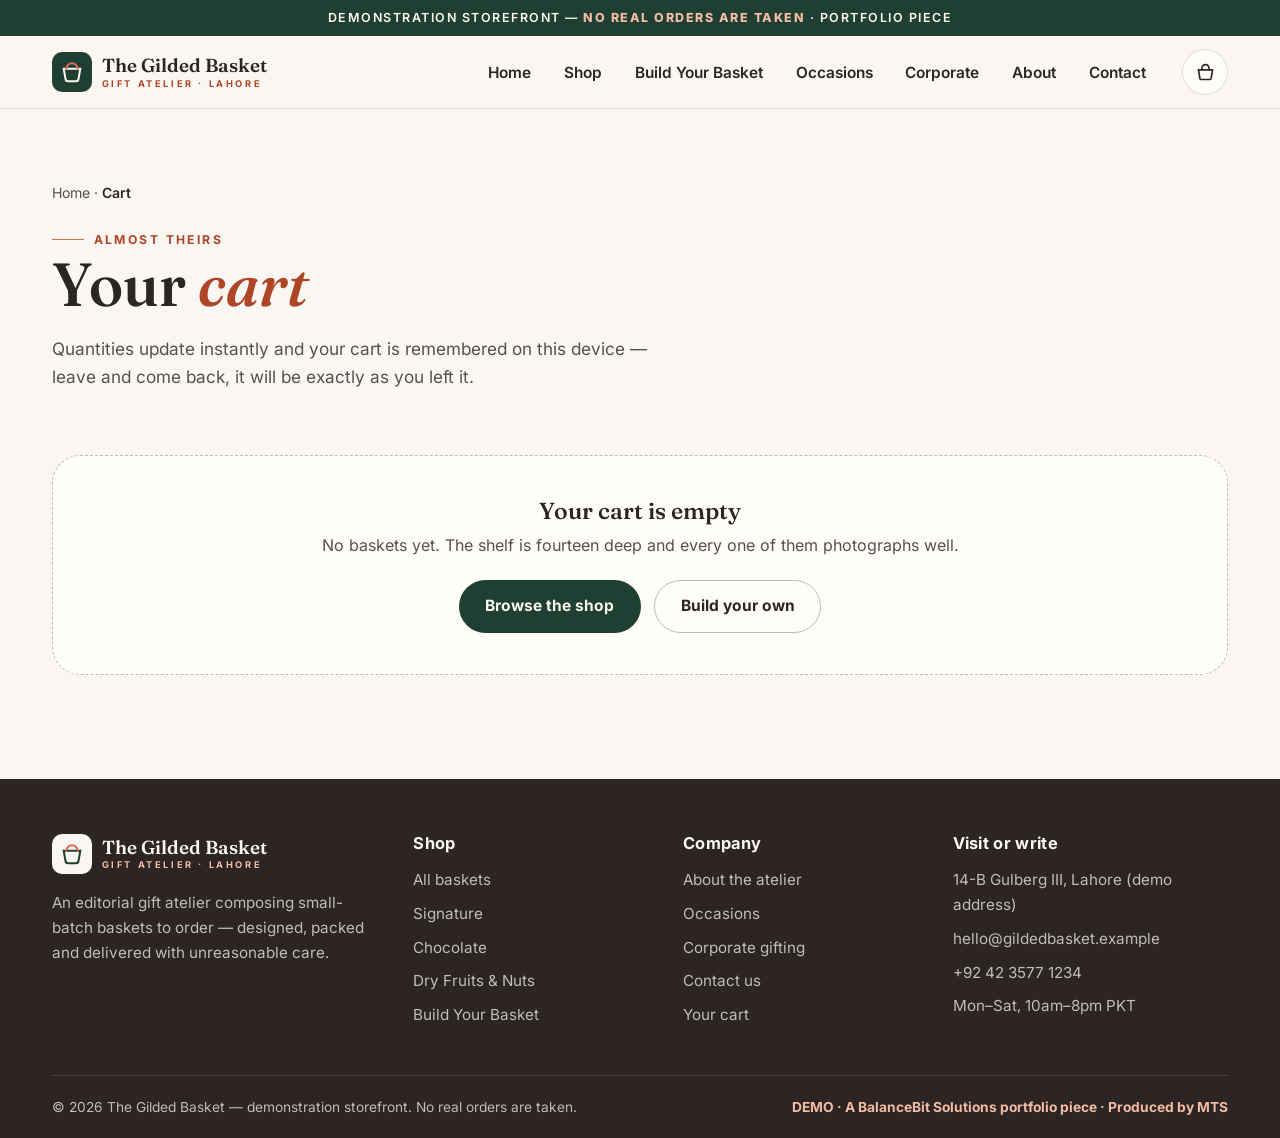
<file: cart.html>
<!DOCTYPE html>
<html lang="en">
<head>
<meta charset="UTF-8">
<meta name="viewport" content="width=device-width, initial-scale=1.0">
<title>Your Cart — The Gilded Basket (Demo)</title>
<meta name="description" content="Review your demo cart: adjust quantities, remove items and see live totals including the free-delivery threshold.">
<meta property="og:title" content="Cart — The Gilded Basket (Demo)">
<meta property="og:description" content="Your hand-packed baskets, ready for demo checkout.">
<meta property="og:type" content="website">
<meta name="theme-color" content="#1E3F32">
<link rel="icon" href="data:image/svg+xml,%3Csvg xmlns='http://www.w3.org/2000/svg' viewBox='0 0 48 48'%3E%3Crect width='48' height='48' rx='12' fill='%231E3F32'/%3E%3Cpath d='M14 20h20l-2.2 12.2a3 3 0 0 1-3 2.8H19.2a3 3 0 0 1-3-2.8L14 20Z' fill='none' stroke='%23FAF7F2' stroke-width='2.4'/%3E%3Cpath d='M17 20c1-4.4 3.8-6.6 7-6.6s6 2.2 7 6.6' fill='none' stroke='%23D96B52' stroke-width='2.4' stroke-linecap='round'/%3E%3C/svg%3E">


<link rel="stylesheet" href="assets/fonts/fonts.css">
<script>document.documentElement.classList.add("js")</script>
<link rel="stylesheet" href="css/main.css">
</head>
<body>
<a class="skip-link" href="#main">Skip to main content</a>
<div class="demo-ribbon">Demonstration storefront — <strong>no real orders are taken</strong> · Portfolio piece</div>

<header class="site-header">
  <div class="wrap header-in">
    <a class="logo" href="index.html" aria-label="The Gilded Basket — home">
      <svg class="logo-mark" viewBox="0 0 48 48" aria-hidden="true"><rect width="48" height="48" rx="12" fill="#1E3F32"/><path d="M14 20h20l-2.2 12.2a3 3 0 0 1-3 2.8H19.2a3 3 0 0 1-3-2.8L14 20Z" fill="none" stroke="#FAF7F2" stroke-width="2.4"/><path d="M17 20c1-4.4 3.8-6.6 7-6.6s6 2.2 7 6.6" fill="none" stroke="#D96B52" stroke-width="2.4" stroke-linecap="round"/></svg>
      <span class="logo-text">The Gilded Basket<small>Gift Atelier · Lahore</small></span>
    </a>
    <nav class="main-nav" aria-label="Primary">
      <a href="index.html">Home</a>
      <a href="shop.html">Shop</a>
      <a href="build.html">Build Your Basket</a>
      <a href="occasions.html">Occasions</a>
      <a href="corporate.html">Corporate</a>
      <a href="about.html">About</a>
      <a href="contact.html">Contact</a>
    </nav>
    <div class="header-actions">
      <button type="button" class="icon-btn" data-open-cart aria-label="Open cart">
        <svg viewBox="0 0 24 24" fill="none" stroke="currentColor" stroke-width="1.9" stroke-linecap="round"><path d="M4 9h16l-1.5 9.5a2 2 0 0 1-2 1.5h-9a2 2 0 0 1-2-1.5L4 9Z"/><path d="M8 9V7a4 4 0 0 1 8 0v2"/></svg>
        <span class="cart-count" hidden>0</span>
      </button>
      <button type="button" class="icon-btn nav-toggle" aria-label="Open menu" aria-expanded="false" aria-controls="mobile-nav">
        <svg viewBox="0 0 24 24" fill="none" stroke="currentColor" stroke-width="2.1" stroke-linecap="round"><path d="M4 7h16M4 12h16M4 17h16"/></svg>
      </button>
    </div>
  </div>
  <nav class="mobile-nav" id="mobile-nav" aria-label="Mobile">
    <a href="index.html">Home</a>
    <a href="shop.html">Shop</a>
    <a href="build.html">Build Your Basket</a>
    <a href="occasions.html">Occasions</a>
    <a href="corporate.html">Corporate</a>
    <a href="about.html">About</a>
    <a href="contact.html">Contact</a>
    <a href="cart.html" aria-current="page">Cart</a>
  </nav>
</header>

<main id="main">
  <section class="page-hero">
    <div class="wrap">
      <nav class="crumbs" aria-label="Breadcrumb"><a href="index.html">Home</a> · <b>Cart</b></nav>
      <span class="eyebrow">Almost theirs</span>
      <h1>Your <em>cart</em></h1>
      <p>Quantities update instantly and your cart is remembered on this device — leave and come back, it will be exactly as you left it.</p>
    </div>
  </section>

  <section class="section" style="padding-top:1rem">
    <div class="wrap">
      <div class="empty-state" id="cart-empty" hidden>
        <h3>Your cart is empty</h3>
        <p>No baskets yet. The shelf is fourteen deep and every one of them photographs well.</p>
        <a class="btn" href="shop.html">Browse the shop</a>
        <a class="btn btn--ghost" href="build.html" style="margin-left:.5rem">Build your own</a>
      </div>

      <div class="cart-layout" id="cart-layout">
        <div id="cart-items" aria-live="polite"></div>
        <aside class="summary-card" aria-label="Order summary">
          <h3>Summary</h3>
          <div class="sum-line"><span>Subtotal</span><strong id="ct-subtotal">PKR 0</strong></div>
          <div class="sum-line"><span>Delivery</span><strong id="ct-delivery">—</strong></div>
          <div class="sum-line total"><span>Total</span><strong id="ct-total">PKR 0</strong></div>
          <p id="ct-note" style="font-size:.88rem;color:var(--ink-soft);margin:.7rem 0 1.2rem"></p>
          <a class="btn btn--terra btn--block" href="checkout.html">Proceed to checkout (demo)</a>
          <a class="btn btn--ghost btn--block" href="shop.html" style="margin-top:.6rem">Continue shopping</a>
          <p style="font-size:.85rem;color:var(--ink-soft);margin-top:1rem">Demo checkout: no payment is processed and nothing is sent anywhere.</p>
        </aside>
      </div>
    </div>
  </section>
</main>

<footer class="site-footer">
  <div class="wrap">
    <div class="footer-in">
      <div class="footer-brand">
        <a class="logo" href="index.html" aria-label="The Gilded Basket — home">
          <svg class="logo-mark" viewBox="0 0 48 48" aria-hidden="true"><rect width="48" height="48" rx="12" fill="#FAF7F2"/><path d="M14 20h20l-2.2 12.2a3 3 0 0 1-3 2.8H19.2a3 3 0 0 1-3-2.8L14 20Z" fill="none" stroke="#1E3F32" stroke-width="2.4"/><path d="M17 20c1-4.4 3.8-6.6 7-6.6s6 2.2 7 6.6" fill="none" stroke="#D96B52" stroke-width="2.4" stroke-linecap="round"/></svg>
          <span class="logo-text">The Gilded Basket<small style="color:#F0BBA6">Gift Atelier · Lahore</small></span>
        </a>
        <p>An editorial gift atelier composing small-batch baskets to order — designed, packed and delivered with unreasonable care.</p>
      </div>
      <nav aria-label="Shop">
        <h4>Shop</h4>
        <ul>
          <li><a href="shop.html">All baskets</a></li>
          <li><a href="shop.html?cat=signature">Signature</a></li>
          <li><a href="shop.html?cat=chocolate">Chocolate</a></li>
          <li><a href="shop.html?cat=dry-fruits">Dry Fruits &amp; Nuts</a></li>
          <li><a href="build.html">Build Your Basket</a></li>
        </ul>
      </nav>
      <nav aria-label="Company">
        <h4>Company</h4>
        <ul>
          <li><a href="about.html">About the atelier</a></li>
          <li><a href="occasions.html">Occasions</a></li>
          <li><a href="corporate.html">Corporate gifting</a></li>
          <li><a href="contact.html">Contact us</a></li>
          <li><a href="cart.html">Your cart</a></li>
        </ul>
      </nav>
      <div>
        <h4>Visit or write</h4>
        <ul>
          <li>14-B Gulberg III, Lahore (demo address)</li>
          <li><a href="mailto:hello@gildedbasket.example">hello@gildedbasket.example</a></li>
          <li><a href="tel:+924235771234">+92 42 3577 1234</a></li>
          <li>Mon–Sat, 10am–8pm PKT</li>
        </ul>
      </div>
    </div>
    <div class="footer-bottom">
      <span>© <span data-year>2026</span> The Gilded Basket — demonstration storefront. No real orders are taken.</span>
      <span class="demo-tag">DEMO · A BalanceBit Solutions portfolio piece · Produced by MTS</span>
    </div>
  </div>
</footer>

<div class="drawer-overlay"></div>
<aside class="cart-drawer" aria-hidden="true" aria-label="Shopping cart">
  <div class="drawer-head">
    <h3>Your cart</h3>
    <button type="button" class="icon-btn" data-close-cart aria-label="Close cart">
      <svg viewBox="0 0 24 24" fill="none" stroke="currentColor" stroke-width="2.2" stroke-linecap="round"><path d="M6 6l12 12M18 6L6 18"/></svg>
    </button>
  </div>
  <div class="drawer-body"></div>
  <div class="drawer-foot"></div>
</aside>

<script src="js/data.js"></script>
<script src="js/app.js"></script>
<script src="js/cart.js"></script>
</body>
</html>
</file>
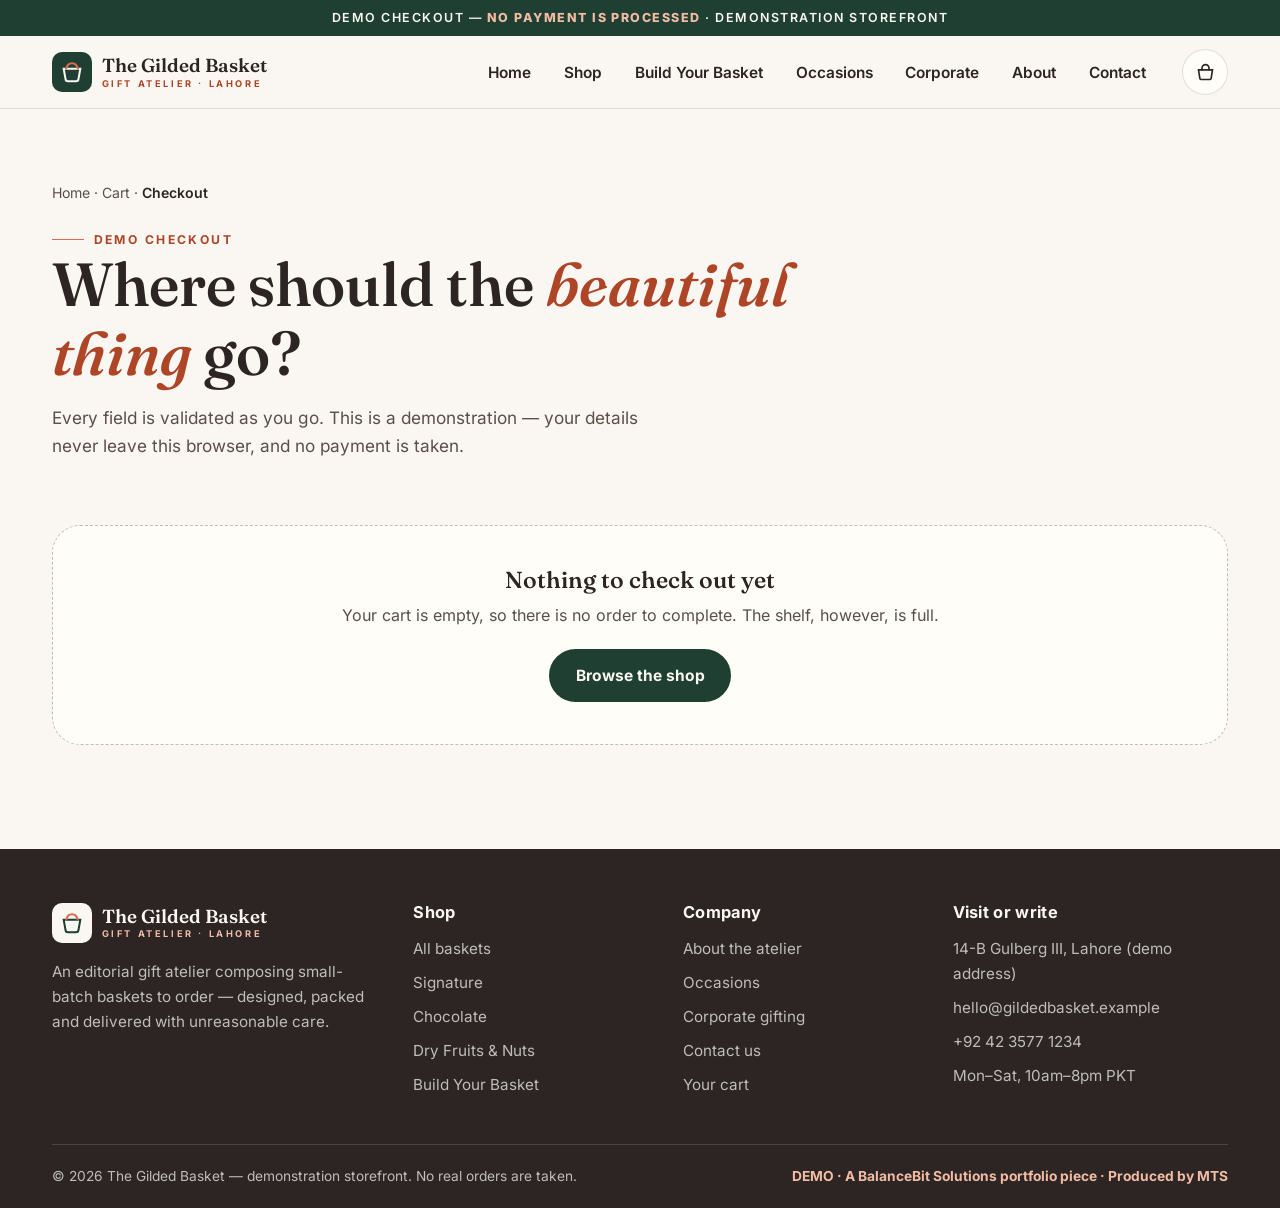
<file: checkout.html>
<!DOCTYPE html>
<html lang="en">
<head>
<meta charset="UTF-8">
<meta name="viewport" content="width=device-width, initial-scale=1.0">
<title>Checkout — The Gilded Basket (Demo)</title>
<meta name="description" content="Demo checkout: delivery details with full validation, order summary and an order-confirmation state. No real payment is processed.">
<meta property="og:title" content="Checkout — The Gilded Basket (Demo)">
<meta property="og:description" content="A complete front-end checkout flow, demonstrated end to end.">
<meta property="og:type" content="website">
<meta name="theme-color" content="#1E3F32">
<link rel="icon" href="data:image/svg+xml,%3Csvg xmlns='http://www.w3.org/2000/svg' viewBox='0 0 48 48'%3E%3Crect width='48' height='48' rx='12' fill='%231E3F32'/%3E%3Cpath d='M14 20h20l-2.2 12.2a3 3 0 0 1-3 2.8H19.2a3 3 0 0 1-3-2.8L14 20Z' fill='none' stroke='%23FAF7F2' stroke-width='2.4'/%3E%3Cpath d='M17 20c1-4.4 3.8-6.6 7-6.6s6 2.2 7 6.6' fill='none' stroke='%23D96B52' stroke-width='2.4' stroke-linecap='round'/%3E%3C/svg%3E">


<link rel="stylesheet" href="assets/fonts/fonts.css">
<script>document.documentElement.classList.add("js")</script>
<link rel="stylesheet" href="css/main.css">
</head>
<body>
<a class="skip-link" href="#main">Skip to main content</a>
<div class="demo-ribbon">Demo checkout — <strong>no payment is processed</strong> · Demonstration storefront</div>

<header class="site-header">
  <div class="wrap header-in">
    <a class="logo" href="index.html" aria-label="The Gilded Basket — home">
      <svg class="logo-mark" viewBox="0 0 48 48" aria-hidden="true"><rect width="48" height="48" rx="12" fill="#1E3F32"/><path d="M14 20h20l-2.2 12.2a3 3 0 0 1-3 2.8H19.2a3 3 0 0 1-3-2.8L14 20Z" fill="none" stroke="#FAF7F2" stroke-width="2.4"/><path d="M17 20c1-4.4 3.8-6.6 7-6.6s6 2.2 7 6.6" fill="none" stroke="#D96B52" stroke-width="2.4" stroke-linecap="round"/></svg>
      <span class="logo-text">The Gilded Basket<small>Gift Atelier · Lahore</small></span>
    </a>
    <nav class="main-nav" aria-label="Primary">
      <a href="index.html">Home</a>
      <a href="shop.html">Shop</a>
      <a href="build.html">Build Your Basket</a>
      <a href="occasions.html">Occasions</a>
      <a href="corporate.html">Corporate</a>
      <a href="about.html">About</a>
      <a href="contact.html">Contact</a>
    </nav>
    <div class="header-actions">
      <button type="button" class="icon-btn" data-open-cart aria-label="Open cart">
        <svg viewBox="0 0 24 24" fill="none" stroke="currentColor" stroke-width="1.9" stroke-linecap="round"><path d="M4 9h16l-1.5 9.5a2 2 0 0 1-2 1.5h-9a2 2 0 0 1-2-1.5L4 9Z"/><path d="M8 9V7a4 4 0 0 1 8 0v2"/></svg>
        <span class="cart-count" hidden>0</span>
      </button>
      <button type="button" class="icon-btn nav-toggle" aria-label="Open menu" aria-expanded="false" aria-controls="mobile-nav">
        <svg viewBox="0 0 24 24" fill="none" stroke="currentColor" stroke-width="2.1" stroke-linecap="round"><path d="M4 7h16M4 12h16M4 17h16"/></svg>
      </button>
    </div>
  </div>
  <nav class="mobile-nav" id="mobile-nav" aria-label="Mobile">
    <a href="index.html">Home</a>
    <a href="shop.html">Shop</a>
    <a href="build.html">Build Your Basket</a>
    <a href="occasions.html">Occasions</a>
    <a href="corporate.html">Corporate</a>
    <a href="about.html">About</a>
    <a href="contact.html">Contact</a>
    <a href="cart.html">Cart</a>
  </nav>
</header>

<main id="main">
  <section class="page-hero">
    <div class="wrap">
      <nav class="crumbs" aria-label="Breadcrumb"><a href="index.html">Home</a> · <a href="cart.html">Cart</a> · <b>Checkout</b></nav>
      <span class="eyebrow">Demo checkout</span>
      <h1>Where should the <em>beautiful thing</em> go?</h1>
      <p>Every field is validated as you go. This is a demonstration — your details never leave this browser, and no payment is taken.</p>
    </div>
  </section>

  <section class="section" style="padding-top:1rem">
    <div class="wrap">
      <div class="empty-state" id="checkout-empty" hidden>
        <h3>Nothing to check out yet</h3>
        <p>Your cart is empty, so there is no order to complete. The shelf, however, is full.</p>
        <a class="btn" href="shop.html">Browse the shop</a>
      </div>

      <div id="checkout-main">
        <div class="cart-layout">
          <div class="checkout-card">
            <h2>Delivery details</h2>
            <form id="checkout-form" novalidate>
              <div class="field">
                <label for="co-name">Full name <span class="req" aria-hidden="true">*</span></label>
                <input type="text" id="co-name" autocomplete="name" placeholder="e.g. Ayesha Khan" required>
                <p class="error-msg">Please enter the recipient's full name (at least 3 characters).</p>
              </div>
              <div class="form-row">
                <div class="field">
                  <label for="co-email">Email <span class="req" aria-hidden="true">*</span></label>
                  <input type="email" id="co-email" autocomplete="email" placeholder="you@email.com" required>
                  <p class="error-msg">Please enter a valid email address.</p>
                </div>
                <div class="field">
                  <label for="co-phone">Phone <span class="req" aria-hidden="true">*</span></label>
                  <input type="tel" id="co-phone" autocomplete="tel" placeholder="03xx xxxxxxx" required>
                  <p class="error-msg">Please enter a valid phone number.</p>
                </div>
              </div>
              <div class="field">
                <label for="co-address">Street address <span class="req" aria-hidden="true">*</span></label>
                <input type="text" id="co-address" autocomplete="street-address" placeholder="House, street, area" required>
                <p class="error-msg">Please enter a complete street address.</p>
              </div>
              <div class="form-row">
                <div class="field">
                  <label for="co-city">City <span class="req" aria-hidden="true">*</span></label>
                  <input type="text" id="co-city" autocomplete="address-level2" placeholder="e.g. Lahore" required>
                  <p class="error-msg">Please enter the delivery city.</p>
                </div>
                <div class="field">
                  <label for="co-date">Preferred delivery date <span class="req" aria-hidden="true">*</span></label>
                  <input type="date" id="co-date" required>
                  <p class="error-msg">Please choose a date from today onwards.</p>
                </div>
              </div>
              <div class="field">
                <label>Payment method <span class="req" aria-hidden="true">*</span></label>
                <div class="radio-row" role="radiogroup" aria-label="Payment method">
                  <div class="radio-card">
                    <input type="radio" name="pay" id="pay-cod" checked>
                    <label for="pay-cod"><strong>Cash on delivery</strong><span>Pay the courier — the classic way.</span></label>
                  </div>
                  <div class="radio-card">
                    <input type="radio" name="pay" id="pay-card">
                    <label for="pay-card"><strong>Card (demo)</strong><span>Shown for flow completeness — never charged.</span></label>
                  </div>
                </div>
              </div>
              <div class="field">
                <label for="co-notes">Order notes <span style="color:var(--ink-soft);font-weight:500">(optional — gate codes, card wording, surprises to keep)</span></label>
                <textarea id="co-notes" style="min-height:84px" placeholder="Anything the courier or the card-writer should know…"></textarea>
              </div>
              <button type="submit" class="btn btn--terra btn--block">Place demo order</button>
              <p style="font-size:.85rem;color:var(--ink-soft);margin-top:.9rem;text-align:center">By placing this demo order you agree to absolutely nothing — it is a demonstration.</p>
            </form>
          </div>

          <aside class="summary-card" aria-label="Order summary">
            <h3>Order summary</h3>
            <div id="order-summary"></div>
            <p style="font-size:.86rem;color:var(--ink-soft);margin-top:1rem">Baskets are packed within 48 hours of the (demo) order. Hand-written card included with every basket.</p>
            <a class="btn btn--ghost btn--block" href="cart.html" style="margin-top:1rem">Back to cart</a>
          </aside>
        </div>
      </div>

      <div class="confirmation" id="confirmation" hidden>
        <div class="conf-ico">
          <svg viewBox="0 0 24 24" fill="none" stroke="currentColor" stroke-width="2.2" stroke-linecap="round"><path d="M20 6L9 17l-5-5"/></svg>
        </div>
        <span class="eyebrow">Demo order placed</span>
        <h2 style="margin-top:.6rem">Consider it sent.</h2>
        <p class="order-no" id="conf-order-no">GB-2026-0000</p>
        <p id="conf-text"></p>
        <div style="display:flex;gap:.7rem;justify-content:center;flex-wrap:wrap;margin-top:1.4rem">
          <a class="btn" href="shop.html">Continue shopping</a>
          <a class="btn btn--ghost" href="index.html">Back to home</a>
        </div>
      </div>
    </div>
  </section>
</main>

<footer class="site-footer">
  <div class="wrap">
    <div class="footer-in">
      <div class="footer-brand">
        <a class="logo" href="index.html" aria-label="The Gilded Basket — home">
          <svg class="logo-mark" viewBox="0 0 48 48" aria-hidden="true"><rect width="48" height="48" rx="12" fill="#FAF7F2"/><path d="M14 20h20l-2.2 12.2a3 3 0 0 1-3 2.8H19.2a3 3 0 0 1-3-2.8L14 20Z" fill="none" stroke="#1E3F32" stroke-width="2.4"/><path d="M17 20c1-4.4 3.8-6.6 7-6.6s6 2.2 7 6.6" fill="none" stroke="#D96B52" stroke-width="2.4" stroke-linecap="round"/></svg>
          <span class="logo-text">The Gilded Basket<small style="color:#F0BBA6">Gift Atelier · Lahore</small></span>
        </a>
        <p>An editorial gift atelier composing small-batch baskets to order — designed, packed and delivered with unreasonable care.</p>
      </div>
      <nav aria-label="Shop">
        <h4>Shop</h4>
        <ul>
          <li><a href="shop.html">All baskets</a></li>
          <li><a href="shop.html?cat=signature">Signature</a></li>
          <li><a href="shop.html?cat=chocolate">Chocolate</a></li>
          <li><a href="shop.html?cat=dry-fruits">Dry Fruits &amp; Nuts</a></li>
          <li><a href="build.html">Build Your Basket</a></li>
        </ul>
      </nav>
      <nav aria-label="Company">
        <h4>Company</h4>
        <ul>
          <li><a href="about.html">About the atelier</a></li>
          <li><a href="occasions.html">Occasions</a></li>
          <li><a href="corporate.html">Corporate gifting</a></li>
          <li><a href="contact.html">Contact us</a></li>
          <li><a href="cart.html">Your cart</a></li>
        </ul>
      </nav>
      <div>
        <h4>Visit or write</h4>
        <ul>
          <li>14-B Gulberg III, Lahore (demo address)</li>
          <li><a href="mailto:hello@gildedbasket.example">hello@gildedbasket.example</a></li>
          <li><a href="tel:+924235771234">+92 42 3577 1234</a></li>
          <li>Mon–Sat, 10am–8pm PKT</li>
        </ul>
      </div>
    </div>
    <div class="footer-bottom">
      <span>© <span data-year>2026</span> The Gilded Basket — demonstration storefront. No real orders are taken.</span>
      <span class="demo-tag">DEMO · A BalanceBit Solutions portfolio piece · Produced by MTS</span>
    </div>
  </div>
</footer>

<div class="drawer-overlay"></div>
<aside class="cart-drawer" aria-hidden="true" aria-label="Shopping cart">
  <div class="drawer-head">
    <h3>Your cart</h3>
    <button type="button" class="icon-btn" data-close-cart aria-label="Close cart">
      <svg viewBox="0 0 24 24" fill="none" stroke="currentColor" stroke-width="2.2" stroke-linecap="round"><path d="M6 6l12 12M18 6L6 18"/></svg>
    </button>
  </div>
  <div class="drawer-body"></div>
  <div class="drawer-foot"></div>
</aside>

<script src="js/data.js"></script>
<script src="js/app.js"></script>
<script src="js/checkout.js"></script>
</body>
</html>
</file>
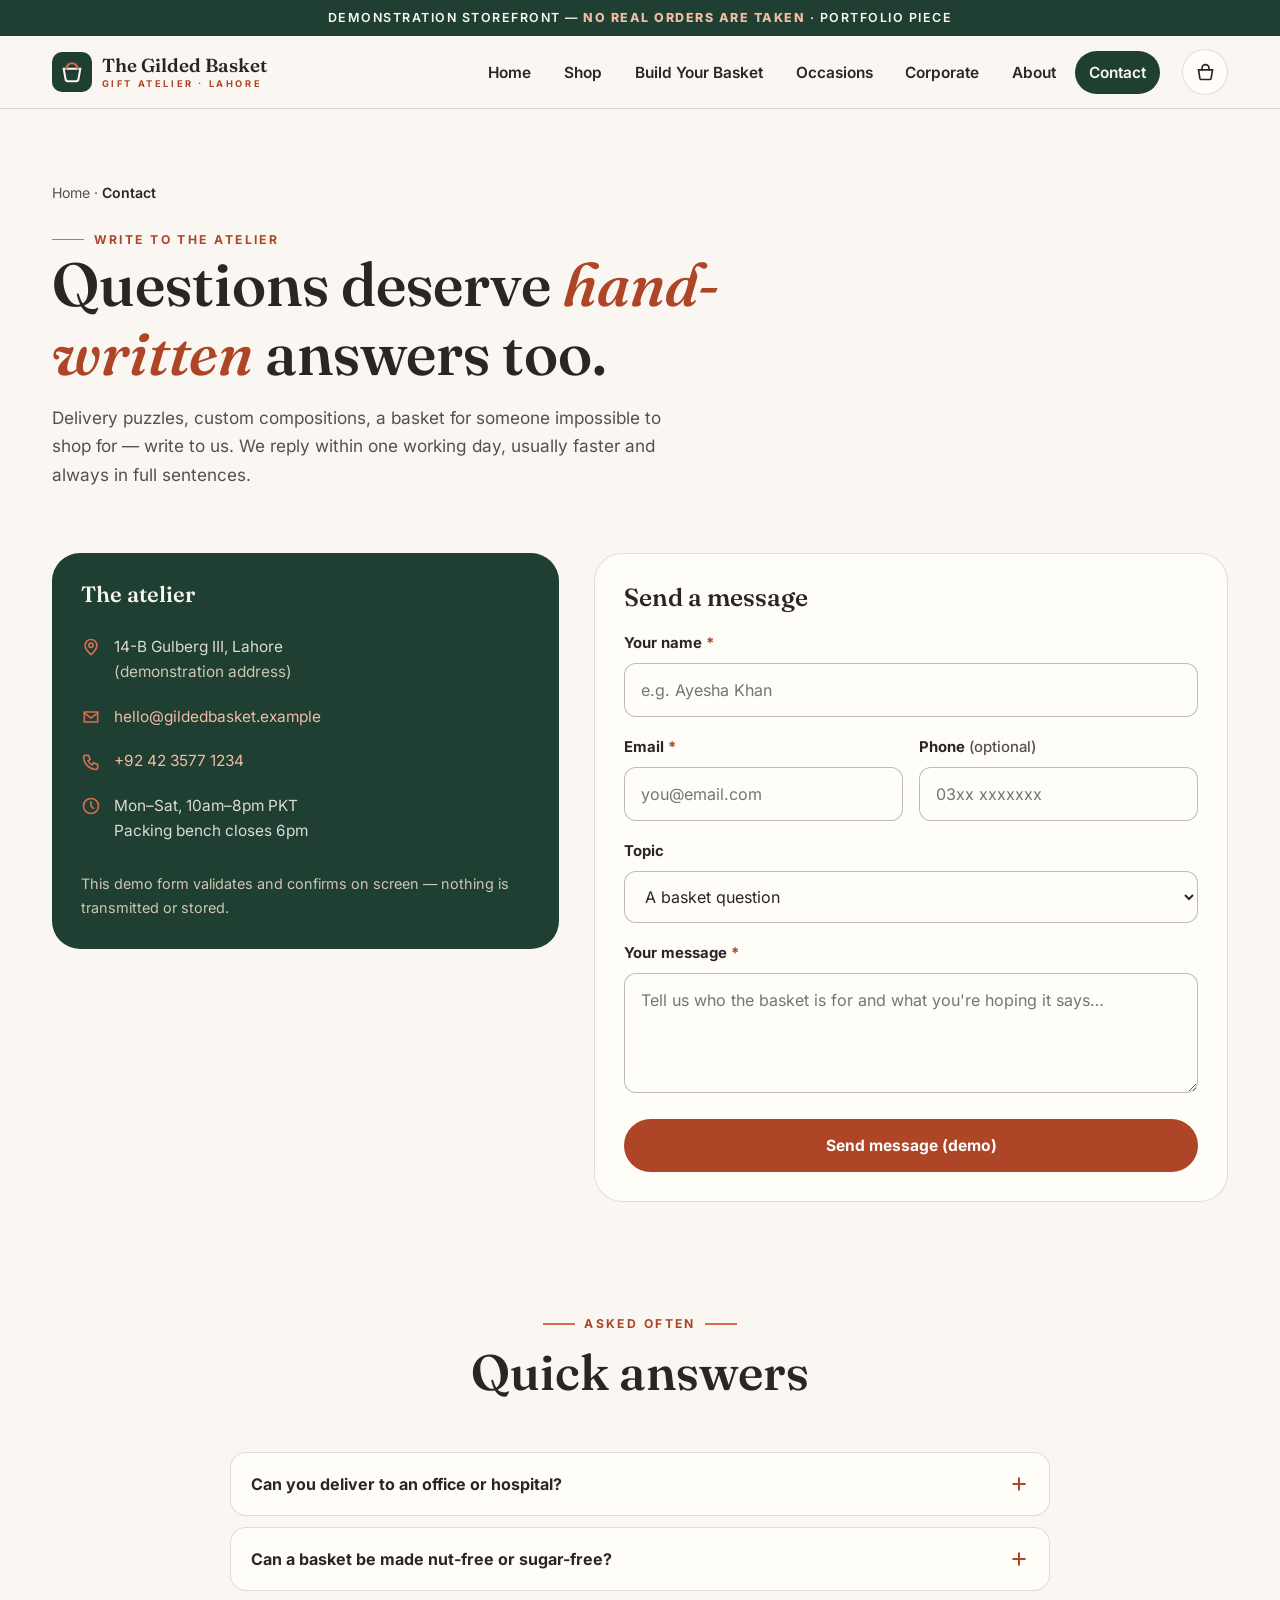
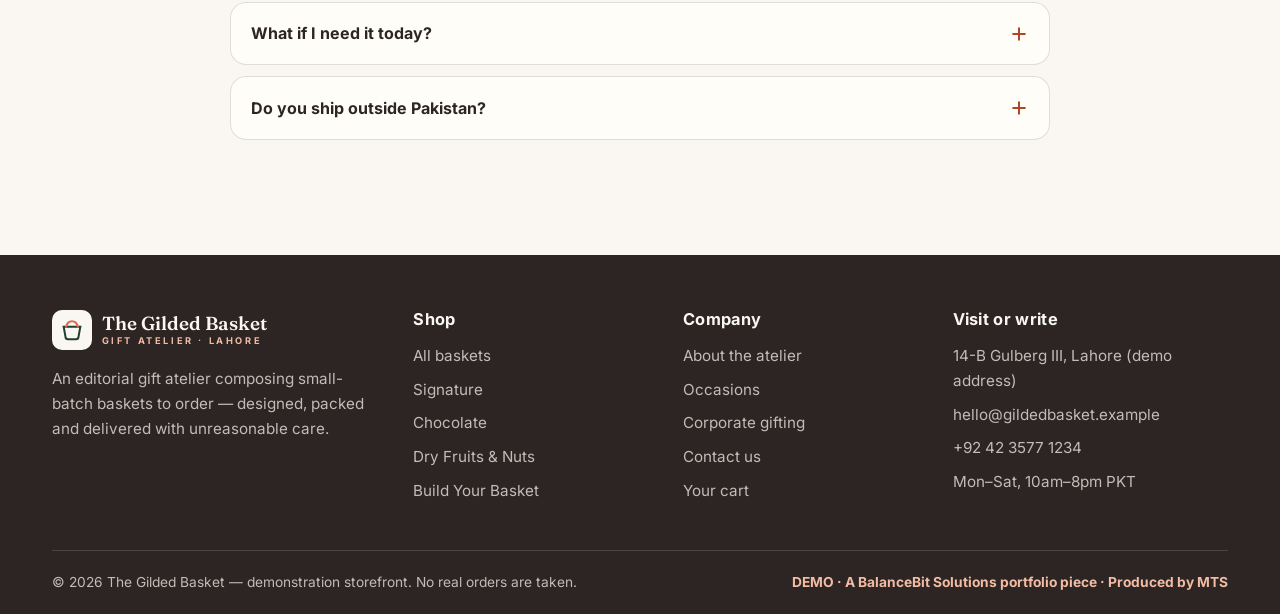
<file: contact.html>
<!DOCTYPE html>
<html lang="en">
<head>
<meta charset="UTF-8">
<meta name="viewport" content="width=device-width, initial-scale=1.0">
<title>Contact Us — The Gilded Basket (Demo)</title>
<meta name="description" content="Write to the atelier: questions about baskets, delivery, custom compositions and corporate orders — plus answers to the questions everyone asks first.">
<meta property="og:title" content="Contact — The Gilded Basket (Demo)">
<meta property="og:description" content="Questions about baskets, delivery or a custom composition? Write to the atelier.">
<meta property="og:type" content="website">
<meta name="theme-color" content="#1E3F32">
<link rel="icon" href="data:image/svg+xml,%3Csvg xmlns='http://www.w3.org/2000/svg' viewBox='0 0 48 48'%3E%3Crect width='48' height='48' rx='12' fill='%231E3F32'/%3E%3Cpath d='M14 20h20l-2.2 12.2a3 3 0 0 1-3 2.8H19.2a3 3 0 0 1-3-2.8L14 20Z' fill='none' stroke='%23FAF7F2' stroke-width='2.4'/%3E%3Cpath d='M17 20c1-4.4 3.8-6.6 7-6.6s6 2.2 7 6.6' fill='none' stroke='%23D96B52' stroke-width='2.4' stroke-linecap='round'/%3E%3C/svg%3E">


<link rel="stylesheet" href="assets/fonts/fonts.css">
<script>document.documentElement.classList.add("js")</script>
<link rel="stylesheet" href="css/main.css">
</head>
<body>
<a class="skip-link" href="#main">Skip to main content</a>
<div class="demo-ribbon">Demonstration storefront — <strong>no real orders are taken</strong> · Portfolio piece</div>

<header class="site-header">
  <div class="wrap header-in">
    <a class="logo" href="index.html" aria-label="The Gilded Basket — home">
      <svg class="logo-mark" viewBox="0 0 48 48" aria-hidden="true"><rect width="48" height="48" rx="12" fill="#1E3F32"/><path d="M14 20h20l-2.2 12.2a3 3 0 0 1-3 2.8H19.2a3 3 0 0 1-3-2.8L14 20Z" fill="none" stroke="#FAF7F2" stroke-width="2.4"/><path d="M17 20c1-4.4 3.8-6.6 7-6.6s6 2.2 7 6.6" fill="none" stroke="#D96B52" stroke-width="2.4" stroke-linecap="round"/></svg>
      <span class="logo-text">The Gilded Basket<small>Gift Atelier · Lahore</small></span>
    </a>
    <nav class="main-nav" aria-label="Primary">
      <a href="index.html">Home</a>
      <a href="shop.html">Shop</a>
      <a href="build.html">Build Your Basket</a>
      <a href="occasions.html">Occasions</a>
      <a href="corporate.html">Corporate</a>
      <a href="about.html">About</a>
      <a href="contact.html" aria-current="page">Contact</a>
    </nav>
    <div class="header-actions">
      <button type="button" class="icon-btn" data-open-cart aria-label="Open cart">
        <svg viewBox="0 0 24 24" fill="none" stroke="currentColor" stroke-width="1.9" stroke-linecap="round"><path d="M4 9h16l-1.5 9.5a2 2 0 0 1-2 1.5h-9a2 2 0 0 1-2-1.5L4 9Z"/><path d="M8 9V7a4 4 0 0 1 8 0v2"/></svg>
        <span class="cart-count" hidden>0</span>
      </button>
      <button type="button" class="icon-btn nav-toggle" aria-label="Open menu" aria-expanded="false" aria-controls="mobile-nav">
        <svg viewBox="0 0 24 24" fill="none" stroke="currentColor" stroke-width="2.1" stroke-linecap="round"><path d="M4 7h16M4 12h16M4 17h16"/></svg>
      </button>
    </div>
  </div>
  <nav class="mobile-nav" id="mobile-nav" aria-label="Mobile">
    <a href="index.html">Home</a>
    <a href="shop.html">Shop</a>
    <a href="build.html">Build Your Basket</a>
    <a href="occasions.html">Occasions</a>
    <a href="corporate.html">Corporate</a>
    <a href="about.html">About</a>
    <a href="contact.html" aria-current="page">Contact</a>
    <a href="cart.html">Cart</a>
  </nav>
</header>

<main id="main">
  <section class="page-hero">
    <div class="wrap">
      <nav class="crumbs" aria-label="Breadcrumb"><a href="index.html">Home</a> · <b>Contact</b></nav>
      <span class="eyebrow">Write to the atelier</span>
      <h1>Questions deserve <em>hand-written</em> answers too.</h1>
      <p>Delivery puzzles, custom compositions, a basket for someone impossible to shop for — write to us. We reply within one working day, usually faster and always in full sentences.</p>
    </div>
  </section>

  <section class="section" style="padding-top:1rem">
    <div class="wrap">
      <div class="contact-grid">
        <div class="info-card reveal">
          <h3>The atelier</h3>
          <ul>
            <li><svg viewBox="0 0 24 24" fill="none" stroke="currentColor" stroke-width="2" stroke-linecap="round"><path d="M12 21s-7-5.5-7-11a7 7 0 0 1 14 0c0 5.5-7 11-7 11Z"/><circle cx="12" cy="10" r="2.6"/></svg><span>14-B Gulberg III, Lahore<br><span style="color:#CFC6B2">(demonstration address)</span></span></li>
            <li><svg viewBox="0 0 24 24" fill="none" stroke="currentColor" stroke-width="2" stroke-linecap="round"><path d="M4 6h16v12H4z"/><path d="M4 7l8 6 8-6"/></svg><span><a href="mailto:hello@gildedbasket.example">hello@gildedbasket.example</a></span></li>
            <li><svg viewBox="0 0 24 24" fill="none" stroke="currentColor" stroke-width="2" stroke-linecap="round"><path d="M5 4h4l2 5-2.5 1.5a11 11 0 0 0 5 5L15 13l5 2v4a2 2 0 0 1-2 2A16 16 0 0 1 3 6a2 2 0 0 1 2-2Z"/></svg><span><a href="tel:+924235771234">+92 42 3577 1234</a></span></li>
            <li><svg viewBox="0 0 24 24" fill="none" stroke="currentColor" stroke-width="2" stroke-linecap="round"><circle cx="12" cy="12" r="9"/><path d="M12 7v5l3 3"/></svg><span>Mon–Sat, 10am–8pm PKT<br>Packing bench closes 6pm</span></li>
          </ul>
          <p style="margin-top:1.2rem;font-size:.9rem;color:#CFC6B2">This demo form validates and confirms on screen — nothing is transmitted or stored.</p>
        </div>

        <div class="checkout-card reveal reveal-d1">
          <h2>Send a message</h2>
          <form class="js-validated-form" id="contact-form" novalidate>
            <div class="field">
              <label for="ct-name">Your name <span class="req" aria-hidden="true">*</span></label>
              <input type="text" id="ct-name" data-validate="name" required autocomplete="name" placeholder="e.g. Ayesha Khan">
              <p class="error-msg">Please enter your full name.</p>
            </div>
            <div class="form-row">
              <div class="field">
                <label for="ct-email">Email <span class="req" aria-hidden="true">*</span></label>
                <input type="email" id="ct-email" data-validate="email" required autocomplete="email" placeholder="you@email.com">
                <p class="error-msg">Please enter a valid email address.</p>
              </div>
              <div class="field">
                <label for="ct-phone">Phone <span style="color:var(--ink-soft);font-weight:500">(optional)</span></label>
                <input type="tel" id="ct-phone" data-validate="phone" autocomplete="tel" placeholder="03xx xxxxxxx">
                <p class="error-msg">That phone number doesn't look complete.</p>
              </div>
            </div>
            <div class="field">
              <label for="ct-topic">Topic</label>
              <select id="ct-topic">
                <option>A basket question</option>
                <option>Delivery &amp; timing</option>
                <option>A custom composition</option>
                <option>Corporate gifting</option>
                <option>Something else</option>
              </select>
            </div>
            <div class="field">
              <label for="ct-msg">Your message <span class="req" aria-hidden="true">*</span></label>
              <textarea id="ct-msg" data-validate="message" required placeholder="Tell us who the basket is for and what you're hoping it says…"></textarea>
              <p class="error-msg">Please write a little more (at least a sentence).</p>
            </div>
            <button type="submit" class="btn btn--terra btn--block">Send message (demo)</button>
          </form>
          <div class="form-success" id="form-success" hidden>
            <h3>Message received, <span data-success-name>friend</span>.</h3>
            <p>In the live atelier your note would now be with our desk, with a reply promised within one working day. This demo keeps it right here — nothing was sent.</p>
            <button type="button" class="btn btn--ghost" id="send-another" style="margin-top:1.2rem">Write another message</button>
          </div>
        </div>
      </div>
    </div>
  </section>

  <section class="section" style="padding-top:0">
    <div class="wrap">
      <div class="sec-head sec-head--center">
        <span class="eyebrow">Asked often</span>
        <h2>Quick answers</h2>
      </div>
      <div class="faq">
        <div class="faq-item">
          <button type="button" class="faq-q" aria-expanded="false">Can you deliver to an office or hospital?<svg viewBox="0 0 24 24" fill="none" stroke="currentColor" stroke-width="2.4" stroke-linecap="round"><path d="M12 5v14M5 12h14"/></svg></button>
          <div class="faq-a"><p>Yes — add the floor, desk or ward details in the order notes at checkout and our courier will call on arrival. For hospitals, tell us the visiting hours in the notes and we will time the delivery inside them.</p></div>
        </div>
        <div class="faq-item">
          <button type="button" class="faq-q" aria-expanded="false">Can a basket be made nut-free or sugar-free?<svg viewBox="0 0 24 24" fill="none" stroke="currentColor" stroke-width="2.4" stroke-linecap="round"><path d="M12 5v14M5 12h14"/></svg></button>
          <div class="faq-a"><p>Use the Build Your Basket composer and simply leave those treats out — or write to us here and we will compose around the requirement and confirm the full contents list before packing.</p></div>
        </div>
        <div class="faq-item">
          <button type="button" class="faq-q" aria-expanded="false">What if I need it today?<svg viewBox="0 0 24 24" fill="none" stroke="currentColor" stroke-width="2.4" stroke-linecap="round"><path d="M12 5v14M5 12h14"/></svg></button>
          <div class="faq-a"><p>Within Lahore, the builder's same-day courier extra (order by 2pm) covers most ready compositions. For ready baskets, choose today's date at checkout and we will call to confirm the window before packing.</p></div>
        </div>
        <div class="faq-item">
          <button type="button" class="faq-q" aria-expanded="false">Do you ship outside Pakistan?<svg viewBox="0 0 24 24" fill="none" stroke="currentColor" stroke-width="2.4" stroke-linecap="round"><path d="M12 5v14M5 12h14"/></svg></button>
          <div class="faq-a"><p>Not yet — food import rules make honest delivery promises hard, and we would rather decline than disappoint. You can, however, order from abroad for delivery to any address inside Pakistan.</p></div>
        </div>
      </div>
    </div>
  </section>
</main>

<footer class="site-footer">
  <div class="wrap">
    <div class="footer-in">
      <div class="footer-brand">
        <a class="logo" href="index.html" aria-label="The Gilded Basket — home">
          <svg class="logo-mark" viewBox="0 0 48 48" aria-hidden="true"><rect width="48" height="48" rx="12" fill="#FAF7F2"/><path d="M14 20h20l-2.2 12.2a3 3 0 0 1-3 2.8H19.2a3 3 0 0 1-3-2.8L14 20Z" fill="none" stroke="#1E3F32" stroke-width="2.4"/><path d="M17 20c1-4.4 3.8-6.6 7-6.6s6 2.2 7 6.6" fill="none" stroke="#D96B52" stroke-width="2.4" stroke-linecap="round"/></svg>
          <span class="logo-text">The Gilded Basket<small style="color:#F0BBA6">Gift Atelier · Lahore</small></span>
        </a>
        <p>An editorial gift atelier composing small-batch baskets to order — designed, packed and delivered with unreasonable care.</p>
      </div>
      <nav aria-label="Shop">
        <h4>Shop</h4>
        <ul>
          <li><a href="shop.html">All baskets</a></li>
          <li><a href="shop.html?cat=signature">Signature</a></li>
          <li><a href="shop.html?cat=chocolate">Chocolate</a></li>
          <li><a href="shop.html?cat=dry-fruits">Dry Fruits &amp; Nuts</a></li>
          <li><a href="build.html">Build Your Basket</a></li>
        </ul>
      </nav>
      <nav aria-label="Company">
        <h4>Company</h4>
        <ul>
          <li><a href="about.html">About the atelier</a></li>
          <li><a href="occasions.html">Occasions</a></li>
          <li><a href="corporate.html">Corporate gifting</a></li>
          <li><a href="contact.html">Contact us</a></li>
          <li><a href="cart.html">Your cart</a></li>
        </ul>
      </nav>
      <div>
        <h4>Visit or write</h4>
        <ul>
          <li>14-B Gulberg III, Lahore (demo address)</li>
          <li><a href="mailto:hello@gildedbasket.example">hello@gildedbasket.example</a></li>
          <li><a href="tel:+924235771234">+92 42 3577 1234</a></li>
          <li>Mon–Sat, 10am–8pm PKT</li>
        </ul>
      </div>
    </div>
    <div class="footer-bottom">
      <span>© <span data-year>2026</span> The Gilded Basket — demonstration storefront. No real orders are taken.</span>
      <span class="demo-tag">DEMO · A BalanceBit Solutions portfolio piece · Produced by MTS</span>
    </div>
  </div>
</footer>

<div class="drawer-overlay"></div>
<aside class="cart-drawer" aria-hidden="true" aria-label="Shopping cart">
  <div class="drawer-head">
    <h3>Your cart</h3>
    <button type="button" class="icon-btn" data-close-cart aria-label="Close cart">
      <svg viewBox="0 0 24 24" fill="none" stroke="currentColor" stroke-width="2.2" stroke-linecap="round"><path d="M6 6l12 12M18 6L6 18"/></svg>
    </button>
  </div>
  <div class="drawer-body"></div>
  <div class="drawer-foot"></div>
</aside>

<script src="js/data.js"></script>
<script src="js/app.js"></script>
<script src="js/contact.js"></script>
</body>
</html>
</file>
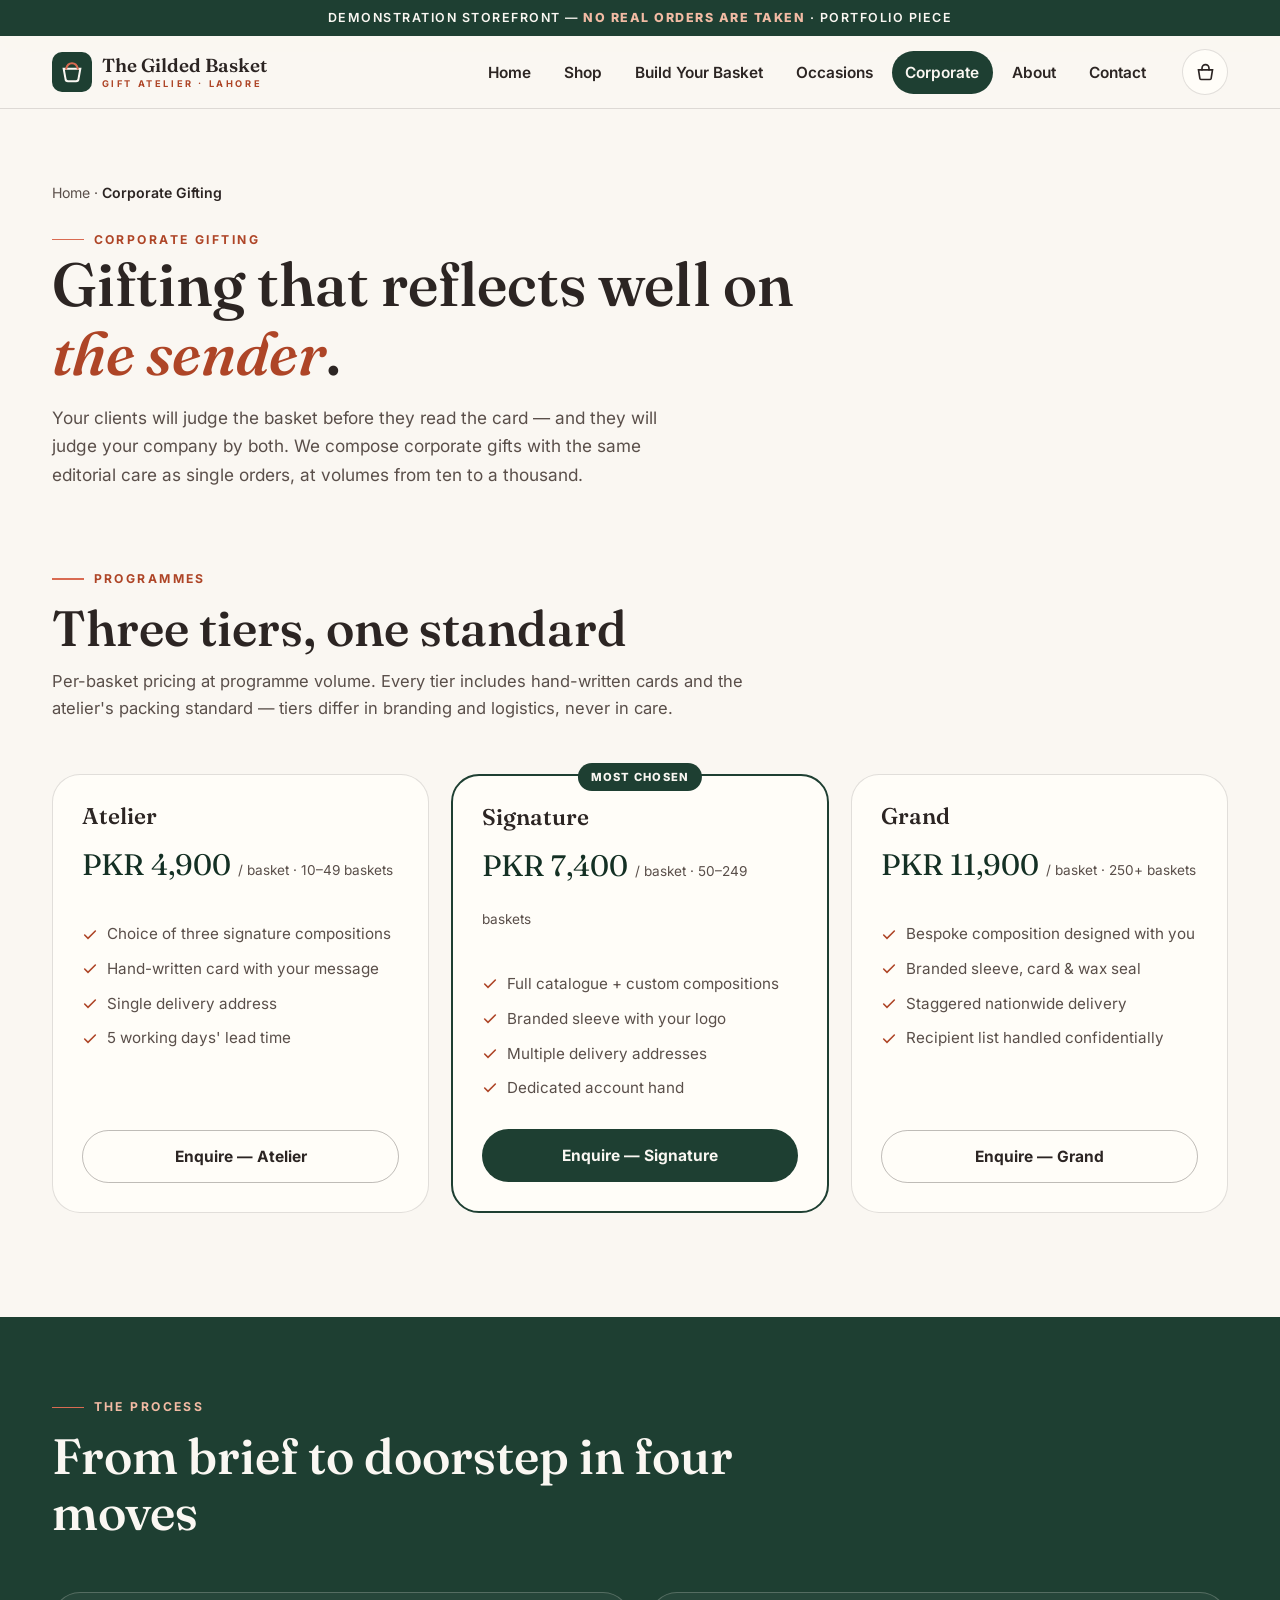
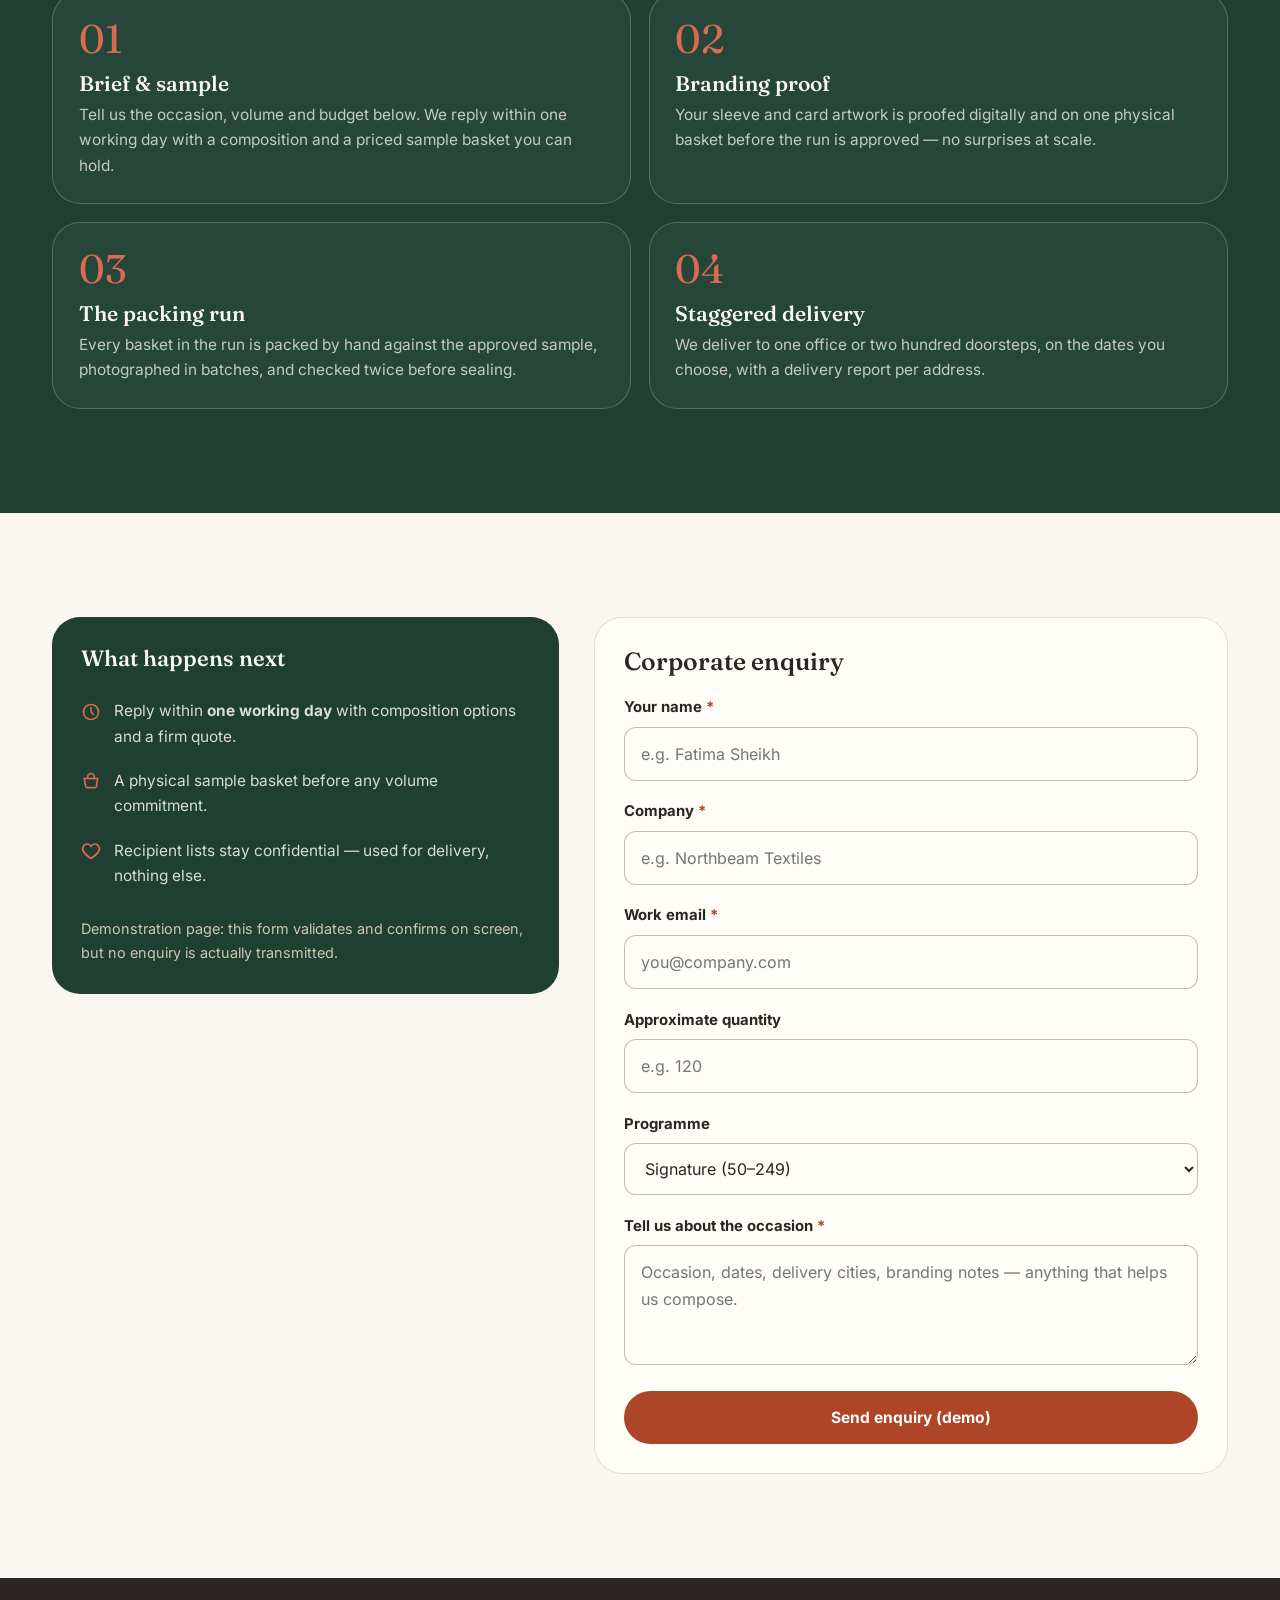
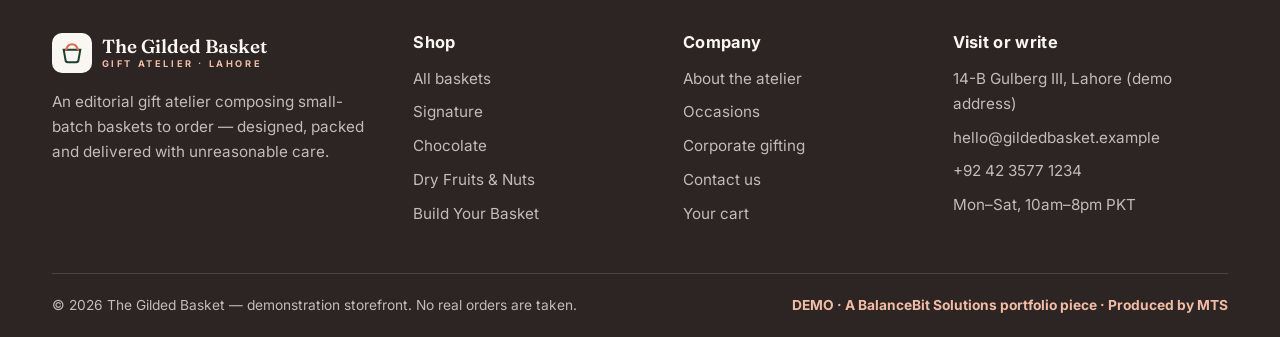
<file: corporate.html>
<!DOCTYPE html>
<html lang="en">
<head>
<meta charset="UTF-8">
<meta name="viewport" content="width=device-width, initial-scale=1.0">
<title>Corporate Gifting — The Gilded Basket (Demo)</title>
<meta name="description" content="Corporate gift baskets at volume: branded sleeves, staggered delivery and a dedicated account hand. Tiers from 10 to 1,000+ baskets. Demonstration storefront.">
<meta property="og:title" content="Corporate Gifting — The Gilded Basket (Demo)">
<meta property="og:description" content="Client and team gifting that reflects well on the sender — at any volume.">
<meta property="og:type" content="website">
<meta name="theme-color" content="#1E3F32">
<link rel="icon" href="data:image/svg+xml,%3Csvg xmlns='http://www.w3.org/2000/svg' viewBox='0 0 48 48'%3E%3Crect width='48' height='48' rx='12' fill='%231E3F32'/%3E%3Cpath d='M14 20h20l-2.2 12.2a3 3 0 0 1-3 2.8H19.2a3 3 0 0 1-3-2.8L14 20Z' fill='none' stroke='%23FAF7F2' stroke-width='2.4'/%3E%3Cpath d='M17 20c1-4.4 3.8-6.6 7-6.6s6 2.2 7 6.6' fill='none' stroke='%23D96B52' stroke-width='2.4' stroke-linecap='round'/%3E%3C/svg%3E">


<link rel="stylesheet" href="assets/fonts/fonts.css">
<script>document.documentElement.classList.add("js")</script>
<link rel="stylesheet" href="css/main.css">
</head>
<body>
<a class="skip-link" href="#main">Skip to main content</a>
<div class="demo-ribbon">Demonstration storefront — <strong>no real orders are taken</strong> · Portfolio piece</div>

<header class="site-header">
  <div class="wrap header-in">
    <a class="logo" href="index.html" aria-label="The Gilded Basket — home">
      <svg class="logo-mark" viewBox="0 0 48 48" aria-hidden="true"><rect width="48" height="48" rx="12" fill="#1E3F32"/><path d="M14 20h20l-2.2 12.2a3 3 0 0 1-3 2.8H19.2a3 3 0 0 1-3-2.8L14 20Z" fill="none" stroke="#FAF7F2" stroke-width="2.4"/><path d="M17 20c1-4.4 3.8-6.6 7-6.6s6 2.2 7 6.6" fill="none" stroke="#D96B52" stroke-width="2.4" stroke-linecap="round"/></svg>
      <span class="logo-text">The Gilded Basket<small>Gift Atelier · Lahore</small></span>
    </a>
    <nav class="main-nav" aria-label="Primary">
      <a href="index.html">Home</a>
      <a href="shop.html">Shop</a>
      <a href="build.html">Build Your Basket</a>
      <a href="occasions.html">Occasions</a>
      <a href="corporate.html" aria-current="page">Corporate</a>
      <a href="about.html">About</a>
      <a href="contact.html">Contact</a>
    </nav>
    <div class="header-actions">
      <button type="button" class="icon-btn" data-open-cart aria-label="Open cart">
        <svg viewBox="0 0 24 24" fill="none" stroke="currentColor" stroke-width="1.9" stroke-linecap="round"><path d="M4 9h16l-1.5 9.5a2 2 0 0 1-2 1.5h-9a2 2 0 0 1-2-1.5L4 9Z"/><path d="M8 9V7a4 4 0 0 1 8 0v2"/></svg>
        <span class="cart-count" hidden>0</span>
      </button>
      <button type="button" class="icon-btn nav-toggle" aria-label="Open menu" aria-expanded="false" aria-controls="mobile-nav">
        <svg viewBox="0 0 24 24" fill="none" stroke="currentColor" stroke-width="2.1" stroke-linecap="round"><path d="M4 7h16M4 12h16M4 17h16"/></svg>
      </button>
    </div>
  </div>
  <nav class="mobile-nav" id="mobile-nav" aria-label="Mobile">
    <a href="index.html">Home</a>
    <a href="shop.html">Shop</a>
    <a href="build.html">Build Your Basket</a>
    <a href="occasions.html">Occasions</a>
    <a href="corporate.html" aria-current="page">Corporate</a>
    <a href="about.html">About</a>
    <a href="contact.html">Contact</a>
    <a href="cart.html">Cart</a>
  </nav>
</header>

<main id="main">
  <section class="page-hero">
    <div class="wrap">
      <nav class="crumbs" aria-label="Breadcrumb"><a href="index.html">Home</a> · <b>Corporate Gifting</b></nav>
      <span class="eyebrow">Corporate gifting</span>
      <h1>Gifting that reflects well on <em>the sender</em>.</h1>
      <p>Your clients will judge the basket before they read the card — and they will judge your company by both. We compose corporate gifts with the same editorial care as single orders, at volumes from ten to a thousand.</p>
    </div>
  </section>

  <section class="section" style="padding-top:1.5rem">
    <div class="wrap">
      <div class="sec-head">
        <span class="eyebrow">Programmes</span>
        <h2>Three tiers, one standard</h2>
        <p>Per-basket pricing at programme volume. Every tier includes hand-written cards and the atelier's packing standard — tiers differ in branding and logistics, never in care.</p>
      </div>
      <div class="tier-grid">
        <div class="tier-card reveal">
          <h3>Atelier</h3>
          <div class="tier-price">PKR 4,900 <small>/ basket · 10–49 baskets</small></div>
          <ul>
            <li><svg viewBox="0 0 24 24" fill="none" stroke="currentColor" stroke-width="2.4" stroke-linecap="round"><path d="M20 6L9 17l-5-5"/></svg>Choice of three signature compositions</li>
            <li><svg viewBox="0 0 24 24" fill="none" stroke="currentColor" stroke-width="2.4" stroke-linecap="round"><path d="M20 6L9 17l-5-5"/></svg>Hand-written card with your message</li>
            <li><svg viewBox="0 0 24 24" fill="none" stroke="currentColor" stroke-width="2.4" stroke-linecap="round"><path d="M20 6L9 17l-5-5"/></svg>Single delivery address</li>
            <li><svg viewBox="0 0 24 24" fill="none" stroke="currentColor" stroke-width="2.4" stroke-linecap="round"><path d="M20 6L9 17l-5-5"/></svg>5 working days' lead time</li>
          </ul>
          <a class="btn btn--ghost btn--block" href="#enquire">Enquire — Atelier</a>
        </div>
        <div class="tier-card featured reveal reveal-d1">
          <span class="tier-flag">Most chosen</span>
          <h3>Signature</h3>
          <div class="tier-price">PKR 7,400 <small>/ basket · 50–249 baskets</small></div>
          <ul>
            <li><svg viewBox="0 0 24 24" fill="none" stroke="currentColor" stroke-width="2.4" stroke-linecap="round"><path d="M20 6L9 17l-5-5"/></svg>Full catalogue + custom compositions</li>
            <li><svg viewBox="0 0 24 24" fill="none" stroke="currentColor" stroke-width="2.4" stroke-linecap="round"><path d="M20 6L9 17l-5-5"/></svg>Branded sleeve with your logo</li>
            <li><svg viewBox="0 0 24 24" fill="none" stroke="currentColor" stroke-width="2.4" stroke-linecap="round"><path d="M20 6L9 17l-5-5"/></svg>Multiple delivery addresses</li>
            <li><svg viewBox="0 0 24 24" fill="none" stroke="currentColor" stroke-width="2.4" stroke-linecap="round"><path d="M20 6L9 17l-5-5"/></svg>Dedicated account hand</li>
          </ul>
          <a class="btn btn--block" href="#enquire">Enquire — Signature</a>
        </div>
        <div class="tier-card reveal reveal-d2">
          <h3>Grand</h3>
          <div class="tier-price">PKR 11,900 <small>/ basket · 250+ baskets</small></div>
          <ul>
            <li><svg viewBox="0 0 24 24" fill="none" stroke="currentColor" stroke-width="2.4" stroke-linecap="round"><path d="M20 6L9 17l-5-5"/></svg>Bespoke composition designed with you</li>
            <li><svg viewBox="0 0 24 24" fill="none" stroke="currentColor" stroke-width="2.4" stroke-linecap="round"><path d="M20 6L9 17l-5-5"/></svg>Branded sleeve, card &amp; wax seal</li>
            <li><svg viewBox="0 0 24 24" fill="none" stroke="currentColor" stroke-width="2.4" stroke-linecap="round"><path d="M20 6L9 17l-5-5"/></svg>Staggered nationwide delivery</li>
            <li><svg viewBox="0 0 24 24" fill="none" stroke="currentColor" stroke-width="2.4" stroke-linecap="round"><path d="M20 6L9 17l-5-5"/></svg>Recipient list handled confidentially</li>
          </ul>
          <a class="btn btn--ghost btn--block" href="#enquire">Enquire — Grand</a>
        </div>
      </div>
    </div>
  </section>

  <section class="section how" style="padding-top:clamp(3rem,6vw,4.5rem)">
    <div class="wrap">
      <div class="sec-head reveal">
        <span class="eyebrow">The process</span>
        <h2>From brief to doorstep in four moves</h2>
      </div>
      <div class="how-grid how-grid--2">
        <div class="how-card reveal"><div class="how-num">01</div><h3>Brief &amp; sample</h3><p>Tell us the occasion, volume and budget below. We reply within one working day with a composition and a priced sample basket you can hold.</p></div>
        <div class="how-card reveal reveal-d1"><div class="how-num">02</div><h3>Branding proof</h3><p>Your sleeve and card artwork is proofed digitally and on one physical basket before the run is approved — no surprises at scale.</p></div>
        <div class="how-card reveal"><div class="how-num">03</div><h3>The packing run</h3><p>Every basket in the run is packed by hand against the approved sample, photographed in batches, and checked twice before sealing.</p></div>
        <div class="how-card reveal reveal-d1"><div class="how-num">04</div><h3>Staggered delivery</h3><p>We deliver to one office or two hundred doorsteps, on the dates you choose, with a delivery report per address.</p></div>
      </div>
    </div>
  </section>

  <section class="section" id="enquire">
    <div class="wrap">
      <div class="contact-grid">
        <div class="info-card reveal">
          <h3>What happens next</h3>
          <ul>
            <li><svg viewBox="0 0 24 24" fill="none" stroke="currentColor" stroke-width="2" stroke-linecap="round"><circle cx="12" cy="12" r="9"/><path d="M12 7v5l3 3"/></svg><span>Reply within <strong>one working day</strong> with composition options and a firm quote.</span></li>
            <li><svg viewBox="0 0 24 24" fill="none" stroke="currentColor" stroke-width="2" stroke-linecap="round"><path d="M4 9h16l-1.5 9.5a2 2 0 0 1-2 1.5h-9a2 2 0 0 1-2-1.5L4 9Z"/><path d="M8 9V7a4 4 0 0 1 8 0v2"/></svg><span>A physical sample basket before any volume commitment.</span></li>
            <li><svg viewBox="0 0 24 24" fill="none" stroke="currentColor" stroke-width="2" stroke-linecap="round"><path d="M12 21s-7-4.6-9.3-9A5.4 5.4 0 0 1 12 6.5 5.4 5.4 0 0 1 21.3 12C19 16.4 12 21 12 21Z"/></svg><span>Recipient lists stay confidential — used for delivery, nothing else.</span></li>
          </ul>
          <p style="margin-top:1.2rem;font-size:.9rem;color:#CFC6B2">Demonstration page: this form validates and confirms on screen, but no enquiry is actually transmitted.</p>
        </div>
        <div class="checkout-card reveal reveal-d1">
          <h2>Corporate enquiry</h2>
          <form class="js-validated-form" id="corp-form" novalidate>
            <div class="field">
              <label for="cf-name">Your name <span class="req" aria-hidden="true">*</span></label>
              <input type="text" id="cf-name" data-validate="name" required autocomplete="name" placeholder="e.g. Fatima Sheikh">
              <p class="error-msg">Please enter your full name.</p>
            </div>
            <div class="field">
              <label for="cf-company">Company <span class="req" aria-hidden="true">*</span></label>
              <input type="text" id="cf-company" data-validate="company" required autocomplete="organization" placeholder="e.g. Northbeam Textiles">
              <p class="error-msg">Please enter your company name.</p>
            </div>
            <div class="field">
              <label for="cf-email">Work email <span class="req" aria-hidden="true">*</span></label>
              <input type="email" id="cf-email" data-validate="email" required autocomplete="email" placeholder="you@company.com">
              <p class="error-msg">Please enter a valid email address.</p>
            </div>
            <div class="field">
              <label for="cf-qty">Approximate quantity</label>
              <input type="number" id="cf-qty" data-validate="qty" min="1" max="100000" placeholder="e.g. 120">
              <p class="error-msg">Please enter a quantity between 1 and 100,000.</p>
            </div>
            <div class="field">
              <label for="cf-tier">Programme</label>
              <select id="cf-tier">
                <option>Signature (50–249)</option>
                <option>Atelier (10–49)</option>
                <option>Grand (250+)</option>
                <option>Not sure yet</option>
              </select>
            </div>
            <div class="field">
              <label for="cf-msg">Tell us about the occasion <span class="req" aria-hidden="true">*</span></label>
              <textarea id="cf-msg" data-validate="message" required placeholder="Occasion, dates, delivery cities, branding notes — anything that helps us compose."></textarea>
              <p class="error-msg">Please give us a little detail (at least a sentence).</p>
            </div>
            <button type="submit" class="btn btn--terra btn--block">Send enquiry (demo)</button>
          </form>
          <div class="form-success" id="form-success" hidden>
            <h3>Enquiry received, <span data-success-name>friend</span>.</h3>
            <p>In the live programme, our corporate desk would reply within one working day with compositions and a firm quote. This demo stores nothing and sends nothing.</p>
            <button type="button" class="btn btn--ghost" id="send-another" style="margin-top:1.2rem">Write another enquiry</button>
          </div>
        </div>
      </div>
    </div>
  </section>
</main>

<footer class="site-footer">
  <div class="wrap">
    <div class="footer-in">
      <div class="footer-brand">
        <a class="logo" href="index.html" aria-label="The Gilded Basket — home">
          <svg class="logo-mark" viewBox="0 0 48 48" aria-hidden="true"><rect width="48" height="48" rx="12" fill="#FAF7F2"/><path d="M14 20h20l-2.2 12.2a3 3 0 0 1-3 2.8H19.2a3 3 0 0 1-3-2.8L14 20Z" fill="none" stroke="#1E3F32" stroke-width="2.4"/><path d="M17 20c1-4.4 3.8-6.6 7-6.6s6 2.2 7 6.6" fill="none" stroke="#D96B52" stroke-width="2.4" stroke-linecap="round"/></svg>
          <span class="logo-text">The Gilded Basket<small style="color:#F0BBA6">Gift Atelier · Lahore</small></span>
        </a>
        <p>An editorial gift atelier composing small-batch baskets to order — designed, packed and delivered with unreasonable care.</p>
      </div>
      <nav aria-label="Shop">
        <h4>Shop</h4>
        <ul>
          <li><a href="shop.html">All baskets</a></li>
          <li><a href="shop.html?cat=signature">Signature</a></li>
          <li><a href="shop.html?cat=chocolate">Chocolate</a></li>
          <li><a href="shop.html?cat=dry-fruits">Dry Fruits &amp; Nuts</a></li>
          <li><a href="build.html">Build Your Basket</a></li>
        </ul>
      </nav>
      <nav aria-label="Company">
        <h4>Company</h4>
        <ul>
          <li><a href="about.html">About the atelier</a></li>
          <li><a href="occasions.html">Occasions</a></li>
          <li><a href="corporate.html">Corporate gifting</a></li>
          <li><a href="contact.html">Contact us</a></li>
          <li><a href="cart.html">Your cart</a></li>
        </ul>
      </nav>
      <div>
        <h4>Visit or write</h4>
        <ul>
          <li>14-B Gulberg III, Lahore (demo address)</li>
          <li><a href="mailto:hello@gildedbasket.example">hello@gildedbasket.example</a></li>
          <li><a href="tel:+924235771234">+92 42 3577 1234</a></li>
          <li>Mon–Sat, 10am–8pm PKT</li>
        </ul>
      </div>
    </div>
    <div class="footer-bottom">
      <span>© <span data-year>2026</span> The Gilded Basket — demonstration storefront. No real orders are taken.</span>
      <span class="demo-tag">DEMO · A BalanceBit Solutions portfolio piece · Produced by MTS</span>
    </div>
  </div>
</footer>

<div class="drawer-overlay"></div>
<aside class="cart-drawer" aria-hidden="true" aria-label="Shopping cart">
  <div class="drawer-head">
    <h3>Your cart</h3>
    <button type="button" class="icon-btn" data-close-cart aria-label="Close cart">
      <svg viewBox="0 0 24 24" fill="none" stroke="currentColor" stroke-width="2.2" stroke-linecap="round"><path d="M6 6l12 12M18 6L6 18"/></svg>
    </button>
  </div>
  <div class="drawer-body"></div>
  <div class="drawer-foot"></div>
</aside>

<script src="js/data.js"></script>
<script src="js/app.js"></script>
<script src="js/contact.js"></script>
</body>
</html>
</file>
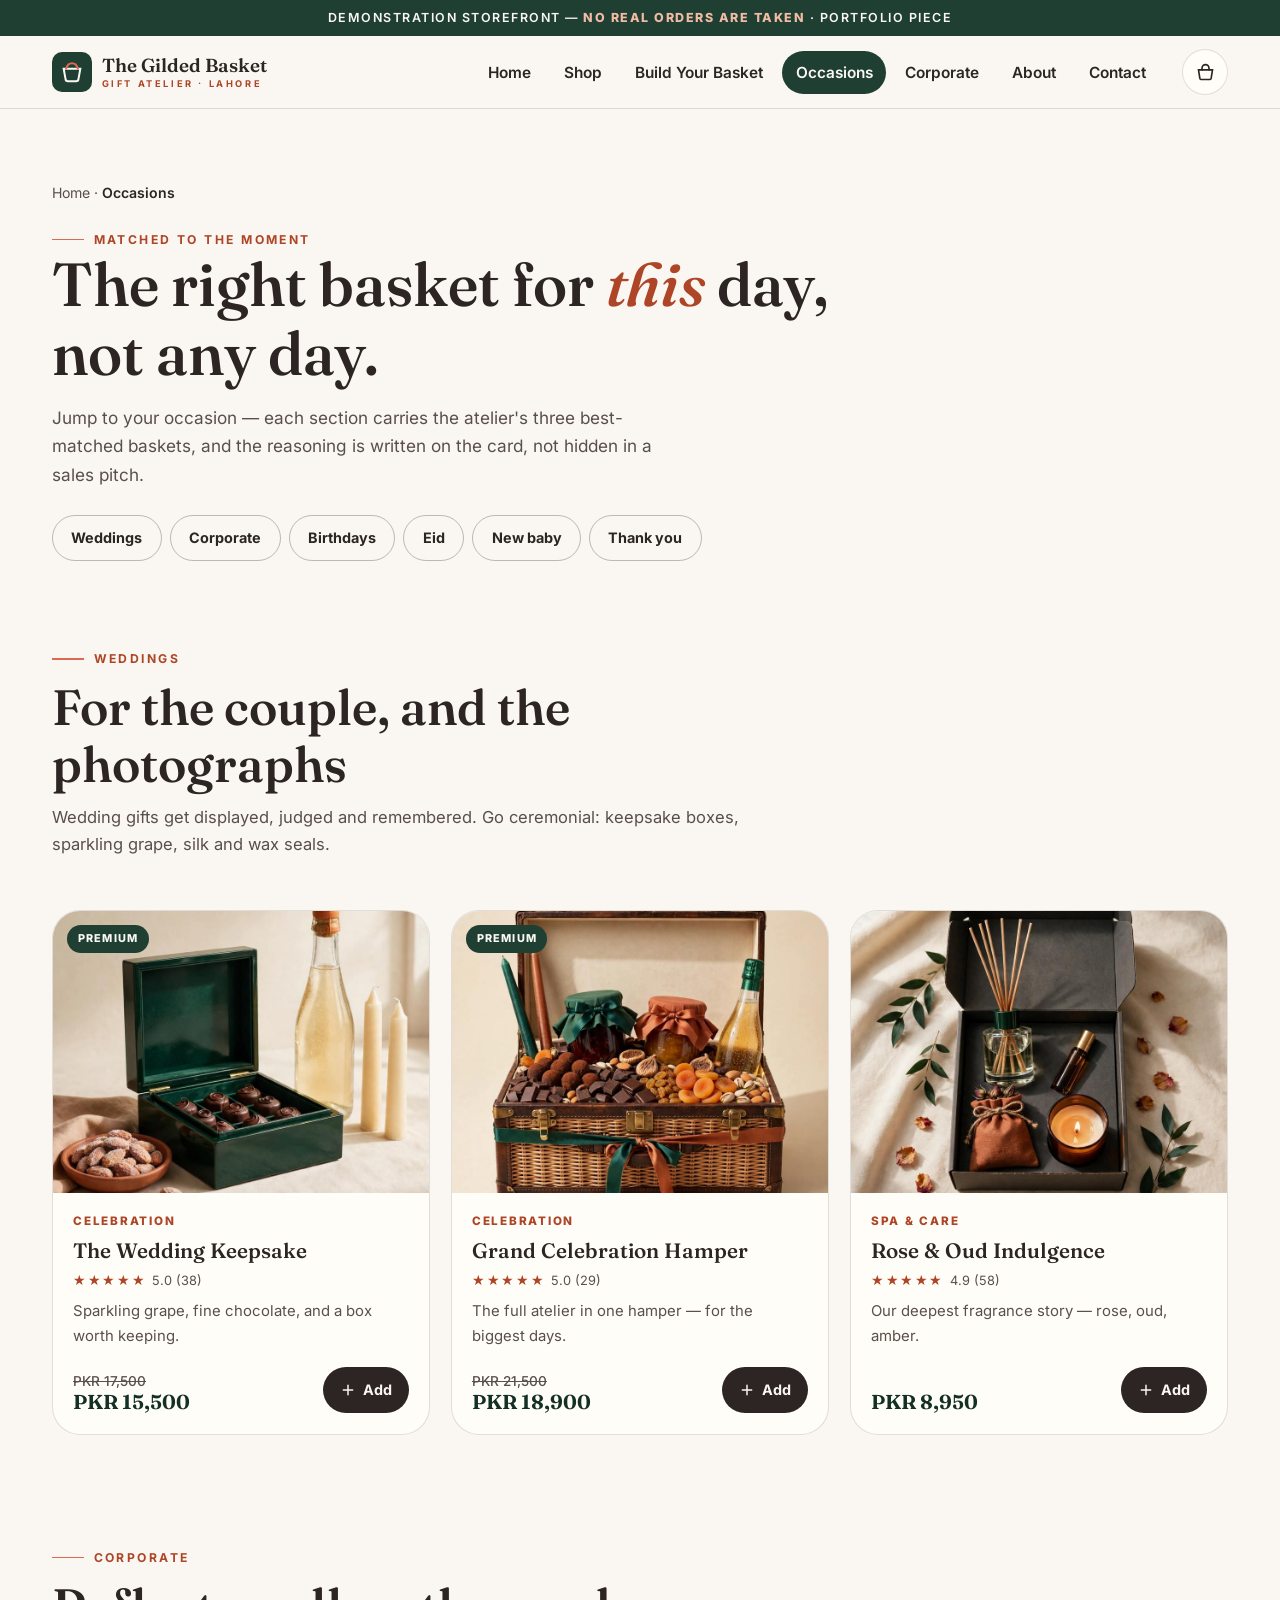
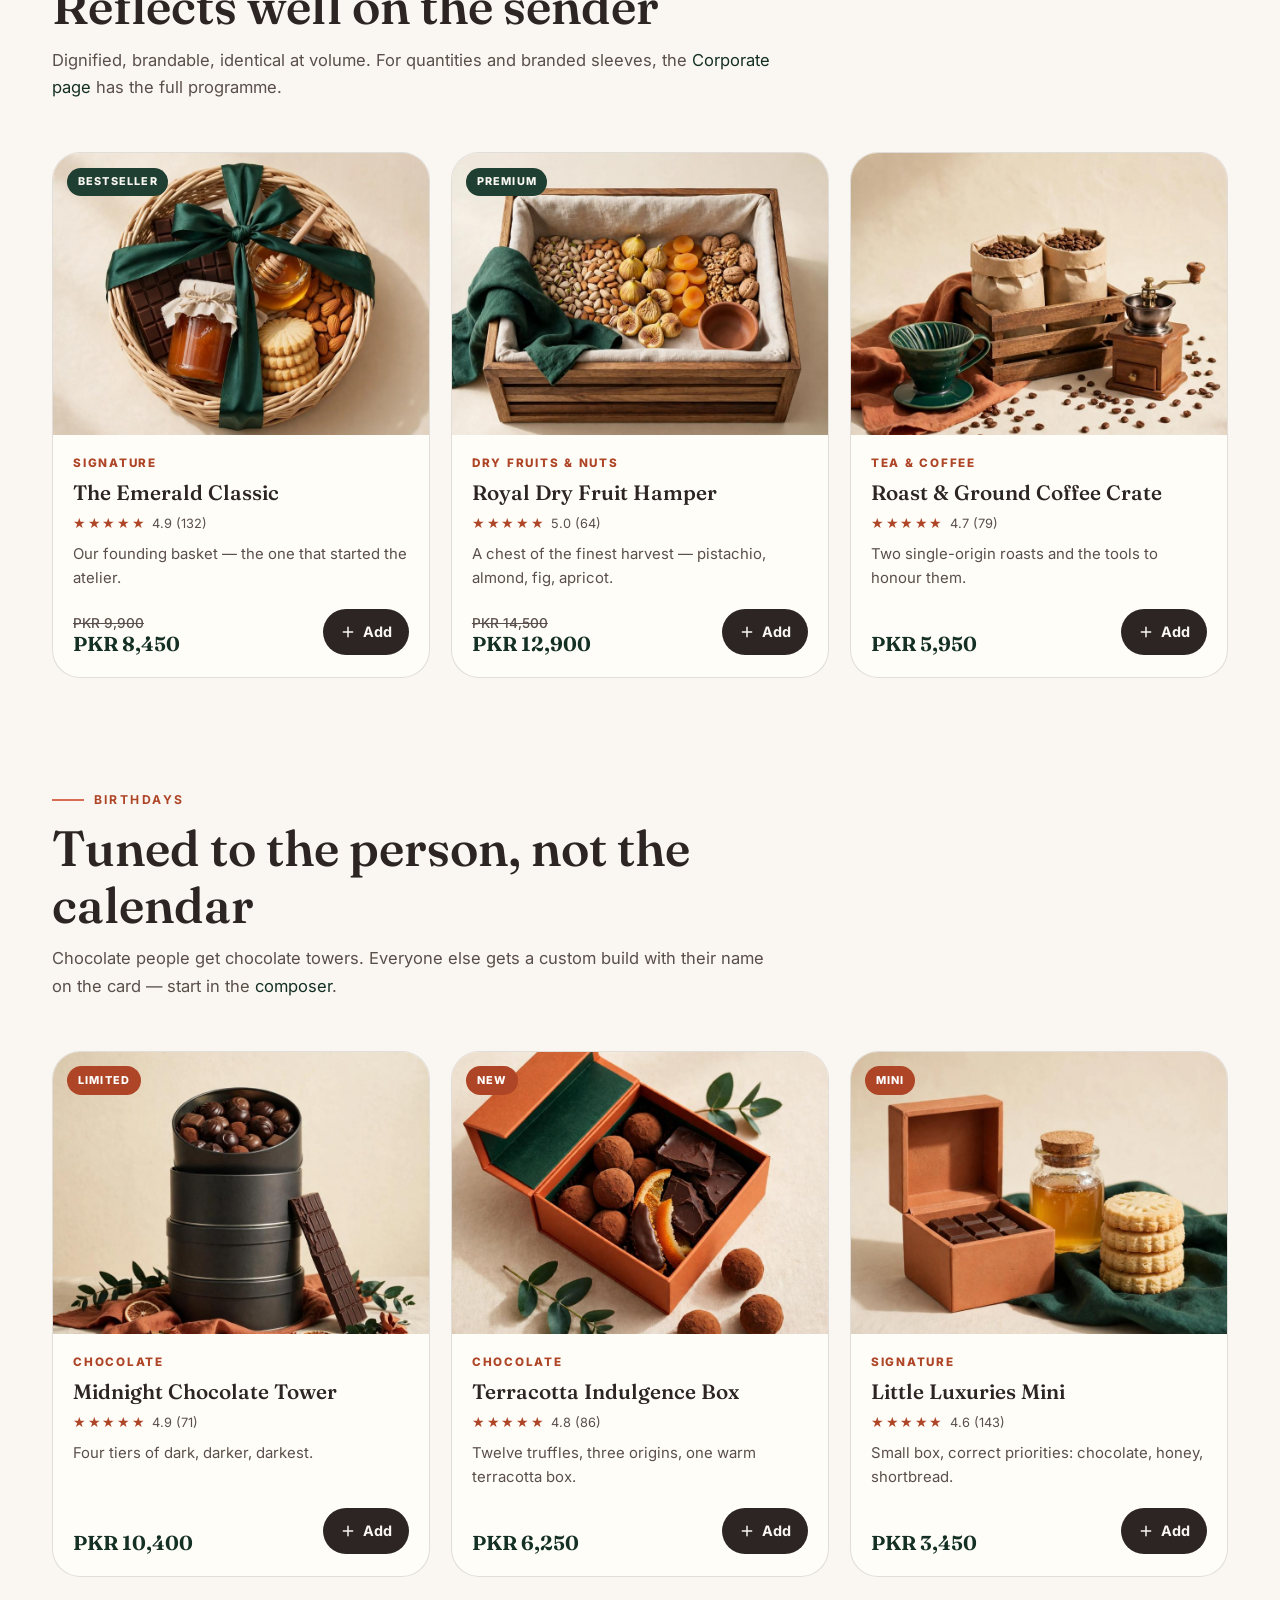
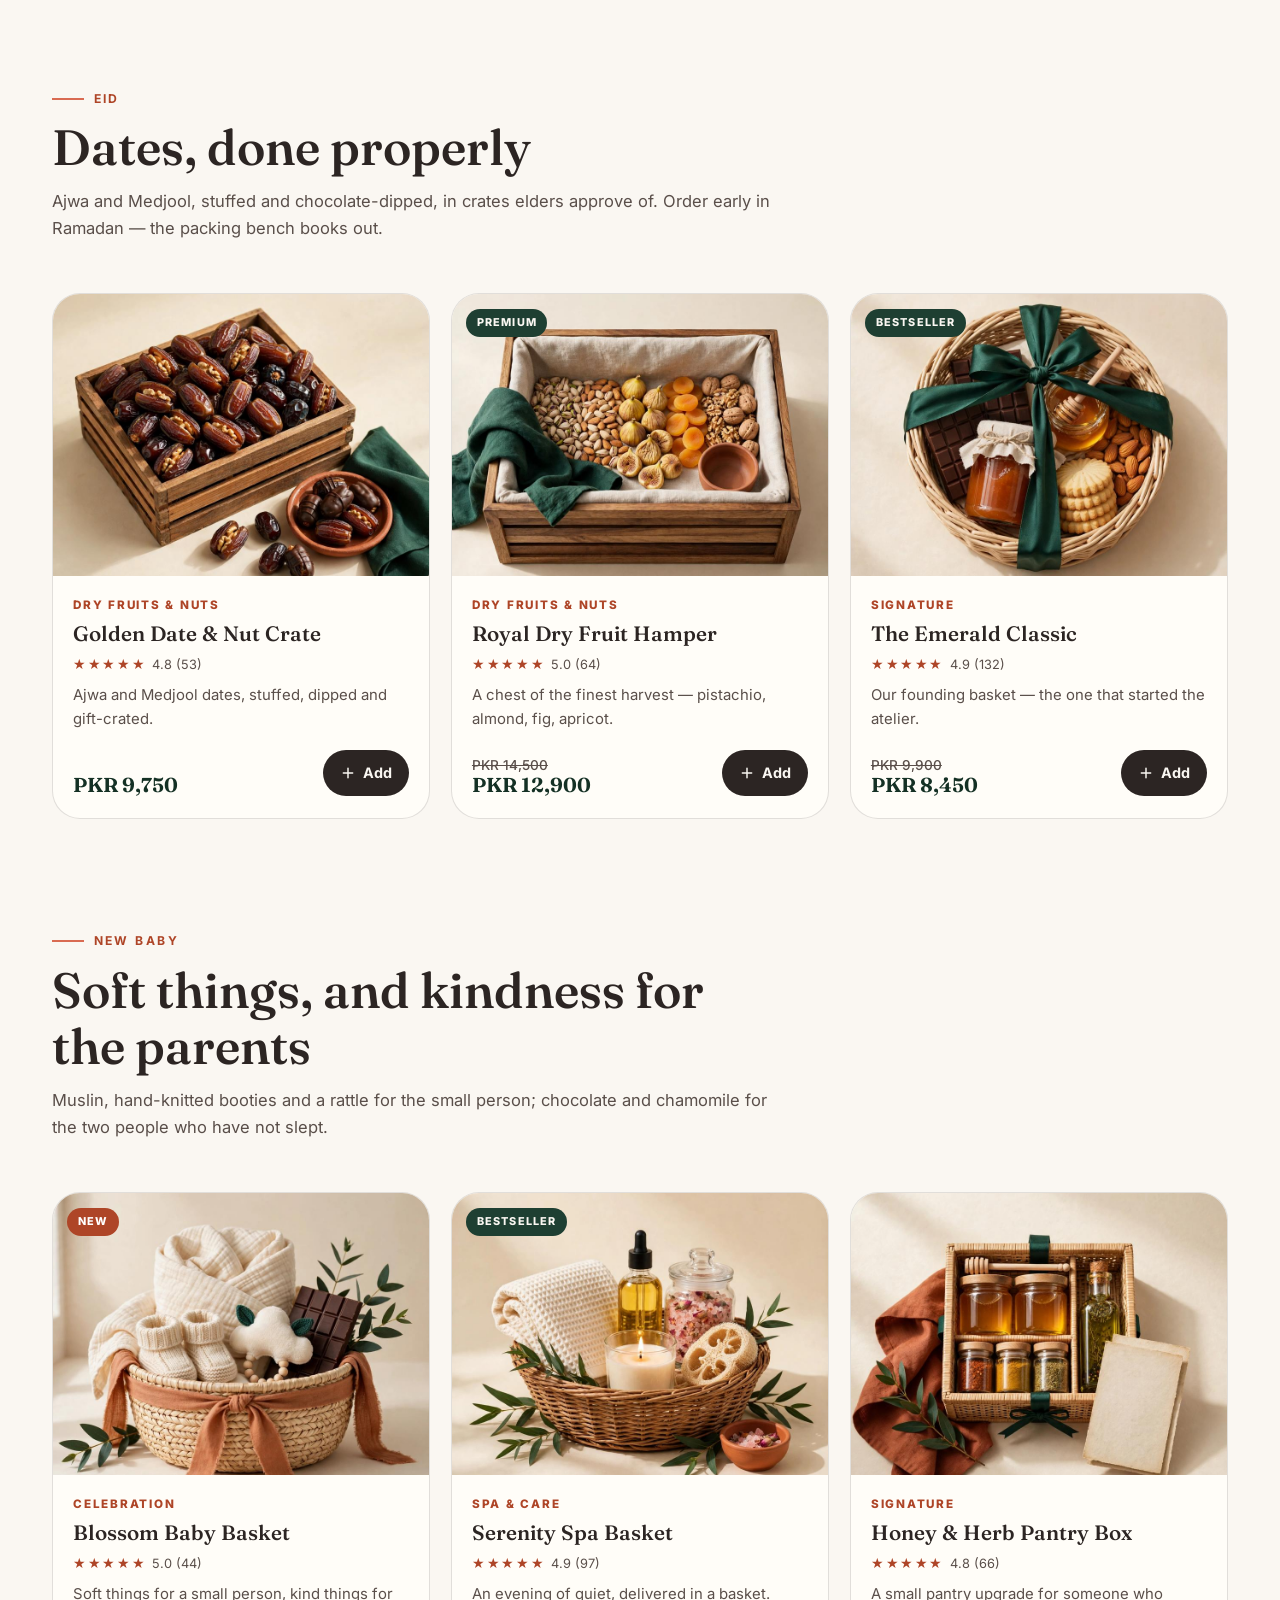
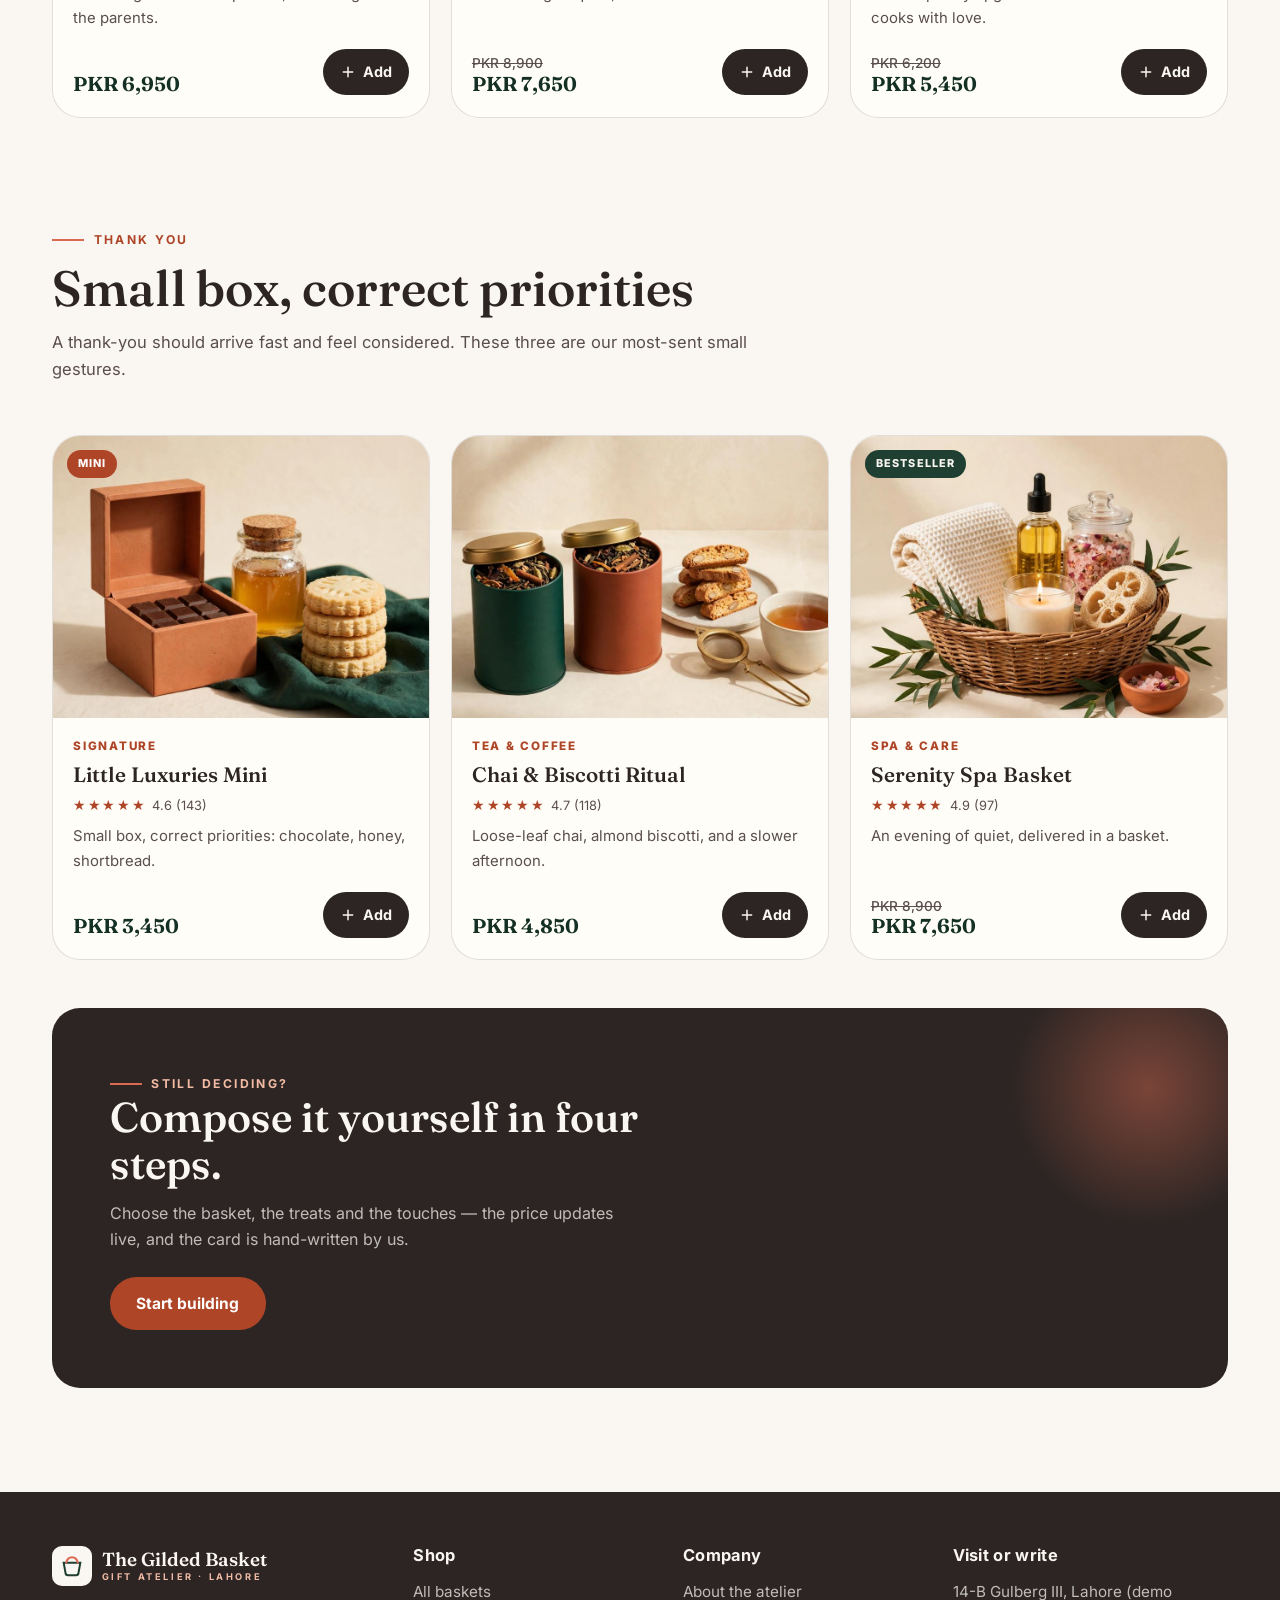
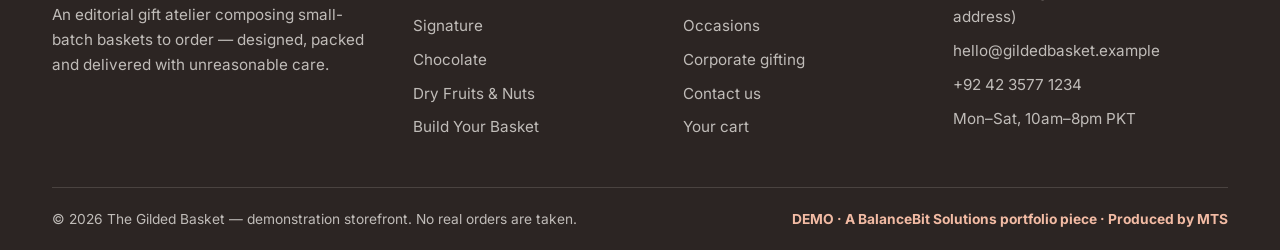
<file: occasions.html>
<!DOCTYPE html>
<html lang="en">
<head>
<meta charset="UTF-8">
<meta name="viewport" content="width=device-width, initial-scale=1.0">
<title>Gift Baskets by Occasion — Weddings, Corporate, Birthdays &amp; Eid (Demo)</title>
<meta name="description" content="Curated gift baskets for weddings, corporate gifting, birthdays, Eid, new babies and thank-yous — matched to the moment. Demonstration storefront.">
<meta property="og:title" content="Occasions — The Gilded Basket (Demo)">
<meta property="og:description" content="A wedding is not a birthday is not a boardroom. Baskets matched to the moment.">
<meta property="og:type" content="website">
<meta name="theme-color" content="#1E3F32">
<link rel="icon" href="data:image/svg+xml,%3Csvg xmlns='http://www.w3.org/2000/svg' viewBox='0 0 48 48'%3E%3Crect width='48' height='48' rx='12' fill='%231E3F32'/%3E%3Cpath d='M14 20h20l-2.2 12.2a3 3 0 0 1-3 2.8H19.2a3 3 0 0 1-3-2.8L14 20Z' fill='none' stroke='%23FAF7F2' stroke-width='2.4'/%3E%3Cpath d='M17 20c1-4.4 3.8-6.6 7-6.6s6 2.2 7 6.6' fill='none' stroke='%23D96B52' stroke-width='2.4' stroke-linecap='round'/%3E%3C/svg%3E">


<link rel="stylesheet" href="assets/fonts/fonts.css">
<script>document.documentElement.classList.add("js")</script>
<link rel="stylesheet" href="css/main.css">
</head>
<body>
<a class="skip-link" href="#main">Skip to main content</a>
<div class="demo-ribbon">Demonstration storefront — <strong>no real orders are taken</strong> · Portfolio piece</div>

<header class="site-header">
  <div class="wrap header-in">
    <a class="logo" href="index.html" aria-label="The Gilded Basket — home">
      <svg class="logo-mark" viewBox="0 0 48 48" aria-hidden="true"><rect width="48" height="48" rx="12" fill="#1E3F32"/><path d="M14 20h20l-2.2 12.2a3 3 0 0 1-3 2.8H19.2a3 3 0 0 1-3-2.8L14 20Z" fill="none" stroke="#FAF7F2" stroke-width="2.4"/><path d="M17 20c1-4.4 3.8-6.6 7-6.6s6 2.2 7 6.6" fill="none" stroke="#D96B52" stroke-width="2.4" stroke-linecap="round"/></svg>
      <span class="logo-text">The Gilded Basket<small>Gift Atelier · Lahore</small></span>
    </a>
    <nav class="main-nav" aria-label="Primary">
      <a href="index.html">Home</a>
      <a href="shop.html">Shop</a>
      <a href="build.html">Build Your Basket</a>
      <a href="occasions.html" aria-current="page">Occasions</a>
      <a href="corporate.html">Corporate</a>
      <a href="about.html">About</a>
      <a href="contact.html">Contact</a>
    </nav>
    <div class="header-actions">
      <button type="button" class="icon-btn" data-open-cart aria-label="Open cart">
        <svg viewBox="0 0 24 24" fill="none" stroke="currentColor" stroke-width="1.9" stroke-linecap="round"><path d="M4 9h16l-1.5 9.5a2 2 0 0 1-2 1.5h-9a2 2 0 0 1-2-1.5L4 9Z"/><path d="M8 9V7a4 4 0 0 1 8 0v2"/></svg>
        <span class="cart-count" hidden>0</span>
      </button>
      <button type="button" class="icon-btn nav-toggle" aria-label="Open menu" aria-expanded="false" aria-controls="mobile-nav">
        <svg viewBox="0 0 24 24" fill="none" stroke="currentColor" stroke-width="2.1" stroke-linecap="round"><path d="M4 7h16M4 12h16M4 17h16"/></svg>
      </button>
    </div>
  </div>
  <nav class="mobile-nav" id="mobile-nav" aria-label="Mobile">
    <a href="index.html">Home</a>
    <a href="shop.html">Shop</a>
    <a href="build.html">Build Your Basket</a>
    <a href="occasions.html" aria-current="page">Occasions</a>
    <a href="corporate.html">Corporate</a>
    <a href="about.html">About</a>
    <a href="contact.html">Contact</a>
    <a href="cart.html">Cart</a>
  </nav>
</header>

<main id="main">
  <section class="page-hero">
    <div class="wrap">
      <nav class="crumbs" aria-label="Breadcrumb"><a href="index.html">Home</a> · <b>Occasions</b></nav>
      <span class="eyebrow">Matched to the moment</span>
      <h1>The right basket for <em>this</em> day, not any day.</h1>
      <p>Jump to your occasion — each section carries the atelier's three best-matched baskets, and the reasoning is written on the card, not hidden in a sales pitch.</p>
      <div style="display:flex;gap:.5rem;flex-wrap:wrap;margin-top:1.6rem">
        <a class="btn btn--sm btn--ghost" href="#wedding">Weddings</a>
        <a class="btn btn--sm btn--ghost" href="#corporate">Corporate</a>
        <a class="btn btn--sm btn--ghost" href="#birthday">Birthdays</a>
        <a class="btn btn--sm btn--ghost" href="#eid">Eid</a>
        <a class="btn btn--sm btn--ghost" href="#baby">New baby</a>
        <a class="btn btn--sm btn--ghost" href="#thankyou">Thank you</a>
      </div>
    </div>
  </section>

  <section class="section" id="wedding" style="padding-top:2rem">
    <div class="wrap">
      <div class="sec-head">
        <span class="eyebrow">Weddings</span>
        <h2>For the couple, and the photographs</h2>
        <p>Wedding gifts get displayed, judged and remembered. Go ceremonial: keepsake boxes, sparkling grape, silk and wax seals.</p>
      </div>
      <div class="grid-products" data-picks="wedding-keepsake,grand-celebration-hamper,rose-oud-indulgence"></div>
    </div>
  </section>

  <section class="section" id="corporate" style="padding-top:0">
    <div class="wrap">
      <div class="sec-head">
        <span class="eyebrow">Corporate</span>
        <h2>Reflects well on the sender</h2>
        <p>Dignified, brandable, identical at volume. For quantities and branded sleeves, the <a href="corporate.html">Corporate page</a> has the full programme.</p>
      </div>
      <div class="grid-products" data-picks="emerald-classic,royal-dry-fruit-hamper,roast-ground-crate"></div>
    </div>
  </section>

  <section class="section" id="birthday" style="padding-top:0">
    <div class="wrap">
      <div class="sec-head">
        <span class="eyebrow">Birthdays</span>
        <h2>Tuned to the person, not the calendar</h2>
        <p>Chocolate people get chocolate towers. Everyone else gets a custom build with their name on the card — start in the <a href="build.html">composer</a>.</p>
      </div>
      <div class="grid-products" data-picks="midnight-chocolate-tower,terracotta-indulgence,little-luxuries-mini"></div>
    </div>
  </section>

  <section class="section" id="eid" style="padding-top:0">
    <div class="wrap">
      <div class="sec-head">
        <span class="eyebrow">Eid</span>
        <h2>Dates, done properly</h2>
        <p>Ajwa and Medjool, stuffed and chocolate-dipped, in crates elders approve of. Order early in Ramadan — the packing bench books out.</p>
      </div>
      <div class="grid-products" data-picks="golden-date-crate,royal-dry-fruit-hamper,emerald-classic"></div>
    </div>
  </section>

  <section class="section" id="baby" style="padding-top:0">
    <div class="wrap">
      <div class="sec-head">
        <span class="eyebrow">New baby</span>
        <h2>Soft things, and kindness for the parents</h2>
        <p>Muslin, hand-knitted booties and a rattle for the small person; chocolate and chamomile for the two people who have not slept.</p>
      </div>
      <div class="grid-products" data-picks="blossom-baby-basket,serenity-spa-basket,honey-herb-pantry"></div>
    </div>
  </section>

  <section class="section" id="thankyou" style="padding-top:0">
    <div class="wrap">
      <div class="sec-head">
        <span class="eyebrow">Thank you</span>
        <h2>Small box, correct priorities</h2>
        <p>A thank-you should arrive fast and feel considered. These three are our most-sent small gestures.</p>
      </div>
      <div class="grid-products" data-picks="little-luxuries-mini,chai-biscotti-ritual,serenity-spa-basket"></div>
      <div class="cta-band reveal" style="margin-top:3rem">
        <span class="eyebrow eyebrow--light">Still deciding?</span>
        <h2>Compose it yourself in four steps.</h2>
        <p>Choose the basket, the treats and the touches — the price updates live, and the card is hand-written by us.</p>
        <div style="margin-top:1.5rem;position:relative;z-index:1"><a class="btn btn--terra" href="build.html">Start building</a></div>
      </div>
    </div>
  </section>
</main>

<footer class="site-footer">
  <div class="wrap">
    <div class="footer-in">
      <div class="footer-brand">
        <a class="logo" href="index.html" aria-label="The Gilded Basket — home">
          <svg class="logo-mark" viewBox="0 0 48 48" aria-hidden="true"><rect width="48" height="48" rx="12" fill="#FAF7F2"/><path d="M14 20h20l-2.2 12.2a3 3 0 0 1-3 2.8H19.2a3 3 0 0 1-3-2.8L14 20Z" fill="none" stroke="#1E3F32" stroke-width="2.4"/><path d="M17 20c1-4.4 3.8-6.6 7-6.6s6 2.2 7 6.6" fill="none" stroke="#D96B52" stroke-width="2.4" stroke-linecap="round"/></svg>
          <span class="logo-text">The Gilded Basket<small style="color:#F0BBA6">Gift Atelier · Lahore</small></span>
        </a>
        <p>An editorial gift atelier composing small-batch baskets to order — designed, packed and delivered with unreasonable care.</p>
      </div>
      <nav aria-label="Shop">
        <h4>Shop</h4>
        <ul>
          <li><a href="shop.html">All baskets</a></li>
          <li><a href="shop.html?cat=signature">Signature</a></li>
          <li><a href="shop.html?cat=chocolate">Chocolate</a></li>
          <li><a href="shop.html?cat=dry-fruits">Dry Fruits &amp; Nuts</a></li>
          <li><a href="build.html">Build Your Basket</a></li>
        </ul>
      </nav>
      <nav aria-label="Company">
        <h4>Company</h4>
        <ul>
          <li><a href="about.html">About the atelier</a></li>
          <li><a href="occasions.html">Occasions</a></li>
          <li><a href="corporate.html">Corporate gifting</a></li>
          <li><a href="contact.html">Contact us</a></li>
          <li><a href="cart.html">Your cart</a></li>
        </ul>
      </nav>
      <div>
        <h4>Visit or write</h4>
        <ul>
          <li>14-B Gulberg III, Lahore (demo address)</li>
          <li><a href="mailto:hello@gildedbasket.example">hello@gildedbasket.example</a></li>
          <li><a href="tel:+924235771234">+92 42 3577 1234</a></li>
          <li>Mon–Sat, 10am–8pm PKT</li>
        </ul>
      </div>
    </div>
    <div class="footer-bottom">
      <span>© <span data-year>2026</span> The Gilded Basket — demonstration storefront. No real orders are taken.</span>
      <span class="demo-tag">DEMO · A BalanceBit Solutions portfolio piece · Produced by MTS</span>
    </div>
  </div>
</footer>

<div class="drawer-overlay"></div>
<aside class="cart-drawer" aria-hidden="true" aria-label="Shopping cart">
  <div class="drawer-head">
    <h3>Your cart</h3>
    <button type="button" class="icon-btn" data-close-cart aria-label="Close cart">
      <svg viewBox="0 0 24 24" fill="none" stroke="currentColor" stroke-width="2.2" stroke-linecap="round"><path d="M6 6l12 12M18 6L6 18"/></svg>
    </button>
  </div>
  <div class="drawer-body"></div>
  <div class="drawer-foot"></div>
</aside>

<script src="js/data.js"></script>
<script src="js/app.js"></script>
<script src="js/occasions.js"></script>
</body>
</html>
</file>
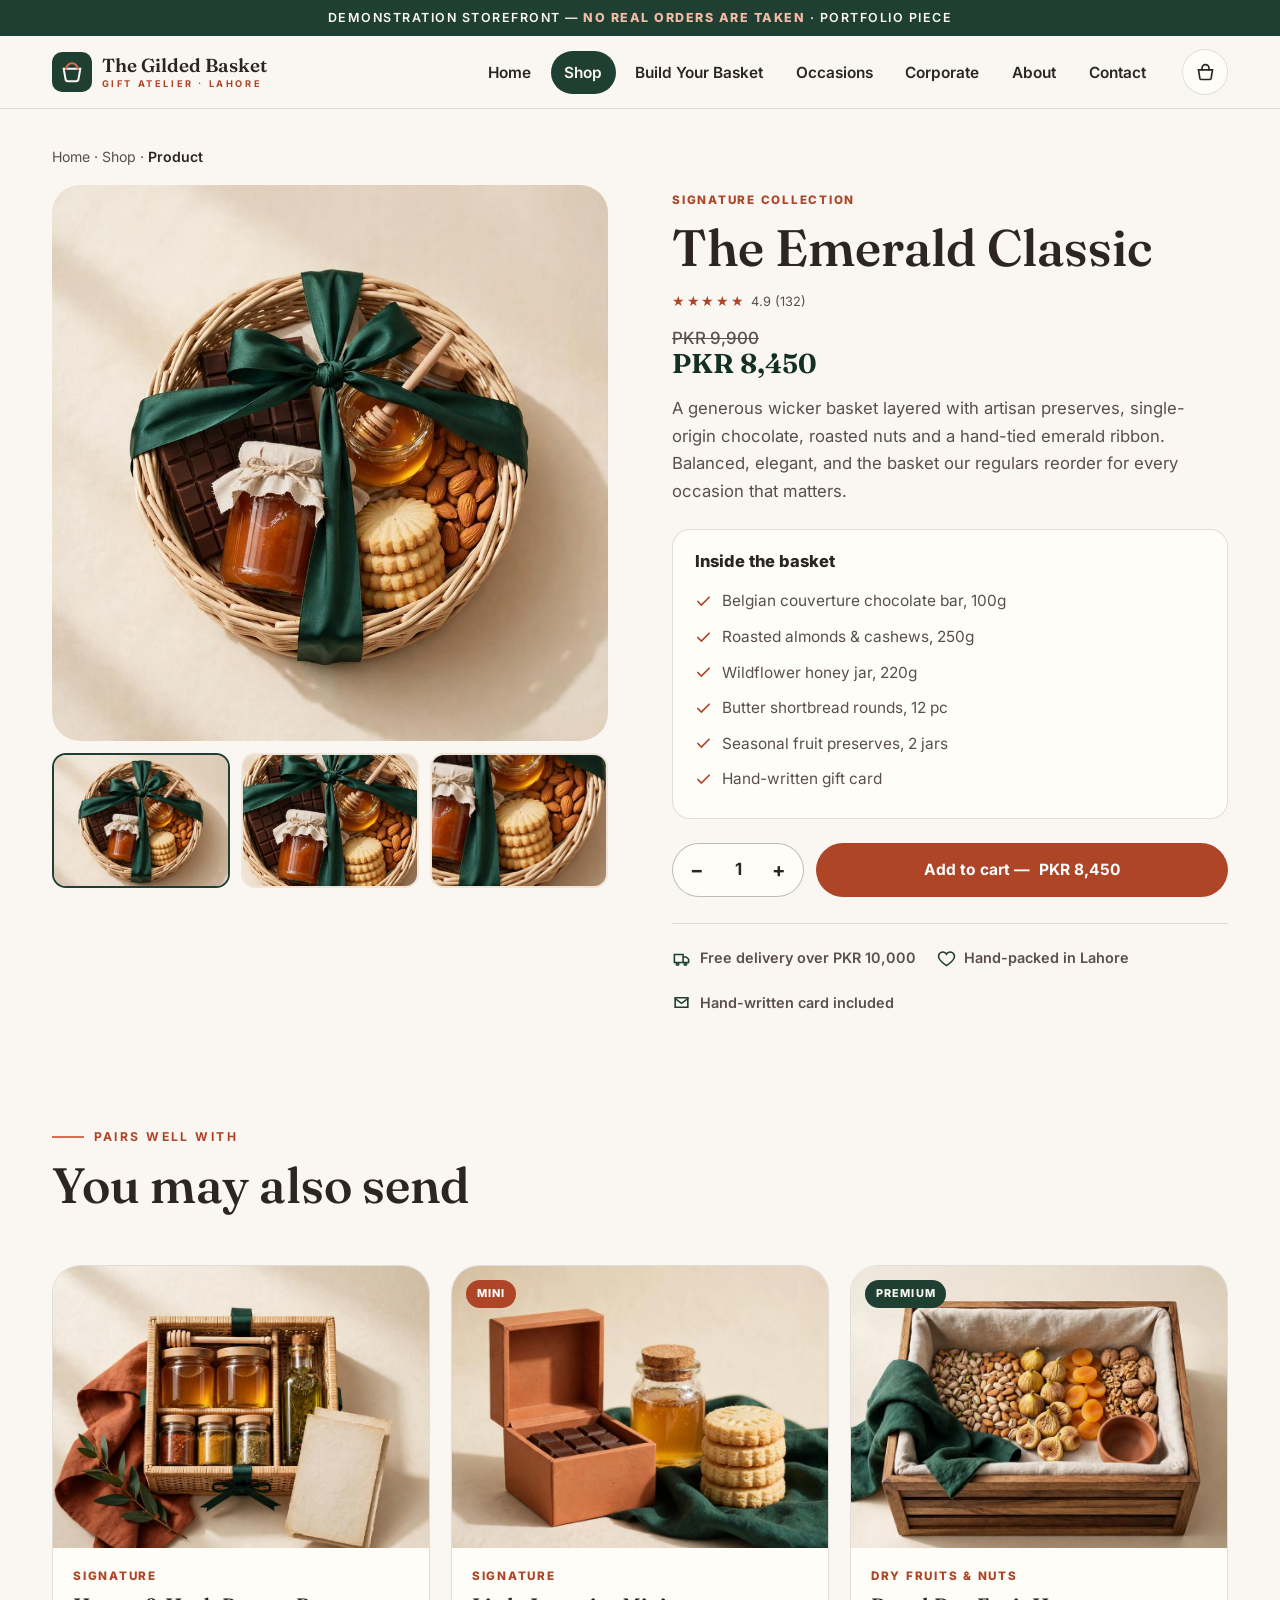
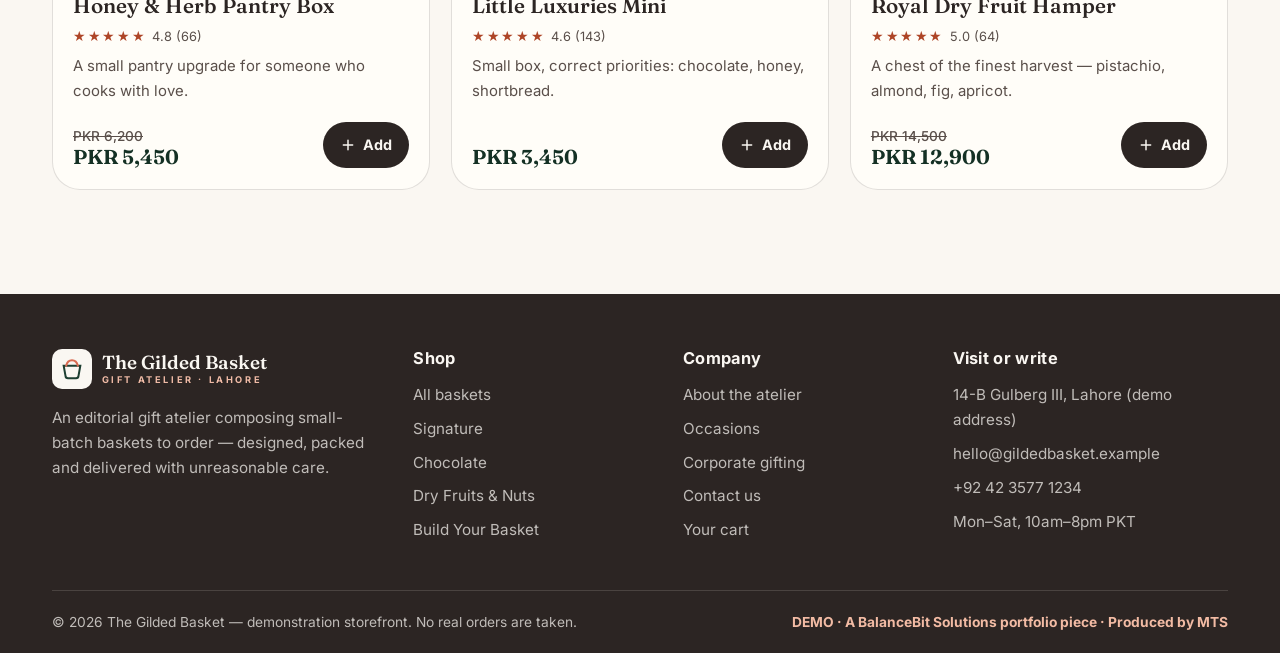
<file: product.html>
<!DOCTYPE html>
<html lang="en">
<head>
<meta charset="UTF-8">
<meta name="viewport" content="width=device-width, initial-scale=1.0">
<title>Product — The Gilded Basket (Demo)</title>
<meta name="description" content="Demo product detail page — full contents list, quantity picker and add-to-cart, The Gilded Basket gift atelier.">
<meta property="og:title" content="The Gilded Basket — Product (Demo)">
<meta property="og:description" content="A hand-packed gift basket from the demo collection.">
<meta property="og:type" content="product">
<meta name="theme-color" content="#1E3F32">
<link rel="icon" href="data:image/svg+xml,%3Csvg xmlns='http://www.w3.org/2000/svg' viewBox='0 0 48 48'%3E%3Crect width='48' height='48' rx='12' fill='%231E3F32'/%3E%3Cpath d='M14 20h20l-2.2 12.2a3 3 0 0 1-3 2.8H19.2a3 3 0 0 1-3-2.8L14 20Z' fill='none' stroke='%23FAF7F2' stroke-width='2.4'/%3E%3Cpath d='M17 20c1-4.4 3.8-6.6 7-6.6s6 2.2 7 6.6' fill='none' stroke='%23D96B52' stroke-width='2.4' stroke-linecap='round'/%3E%3C/svg%3E">


<link rel="stylesheet" href="assets/fonts/fonts.css">
<script>document.documentElement.classList.add("js")</script>
<link rel="stylesheet" href="css/main.css">
</head>
<body>
<a class="skip-link" href="#main">Skip to main content</a>
<div class="demo-ribbon">Demonstration storefront — <strong>no real orders are taken</strong> · Portfolio piece</div>

<header class="site-header">
  <div class="wrap header-in">
    <a class="logo" href="index.html" aria-label="The Gilded Basket — home">
      <svg class="logo-mark" viewBox="0 0 48 48" aria-hidden="true"><rect width="48" height="48" rx="12" fill="#1E3F32"/><path d="M14 20h20l-2.2 12.2a3 3 0 0 1-3 2.8H19.2a3 3 0 0 1-3-2.8L14 20Z" fill="none" stroke="#FAF7F2" stroke-width="2.4"/><path d="M17 20c1-4.4 3.8-6.6 7-6.6s6 2.2 7 6.6" fill="none" stroke="#D96B52" stroke-width="2.4" stroke-linecap="round"/></svg>
      <span class="logo-text">The Gilded Basket<small>Gift Atelier · Lahore</small></span>
    </a>
    <nav class="main-nav" aria-label="Primary">
      <a href="index.html">Home</a>
      <a href="shop.html" aria-current="page">Shop</a>
      <a href="build.html">Build Your Basket</a>
      <a href="occasions.html">Occasions</a>
      <a href="corporate.html">Corporate</a>
      <a href="about.html">About</a>
      <a href="contact.html">Contact</a>
    </nav>
    <div class="header-actions">
      <button type="button" class="icon-btn" data-open-cart aria-label="Open cart">
        <svg viewBox="0 0 24 24" fill="none" stroke="currentColor" stroke-width="1.9" stroke-linecap="round"><path d="M4 9h16l-1.5 9.5a2 2 0 0 1-2 1.5h-9a2 2 0 0 1-2-1.5L4 9Z"/><path d="M8 9V7a4 4 0 0 1 8 0v2"/></svg>
        <span class="cart-count" hidden>0</span>
      </button>
      <button type="button" class="icon-btn nav-toggle" aria-label="Open menu" aria-expanded="false" aria-controls="mobile-nav">
        <svg viewBox="0 0 24 24" fill="none" stroke="currentColor" stroke-width="2.1" stroke-linecap="round"><path d="M4 7h16M4 12h16M4 17h16"/></svg>
      </button>
    </div>
  </div>
  <nav class="mobile-nav" id="mobile-nav" aria-label="Mobile">
    <a href="index.html">Home</a>
    <a href="shop.html" aria-current="page">Shop</a>
    <a href="build.html">Build Your Basket</a>
    <a href="occasions.html">Occasions</a>
    <a href="corporate.html">Corporate</a>
    <a href="about.html">About</a>
    <a href="contact.html">Contact</a>
    <a href="cart.html">Cart</a>
  </nav>
</header>

<main id="main">
  <section class="section" style="padding-top:2.2rem">
    <div class="wrap">
      <nav class="crumbs" aria-label="Breadcrumb"><a href="index.html">Home</a> · <a href="shop.html">Shop</a> · <b>Product</b></nav>
      <div id="pd-root" aria-live="polite"></div>
    </div>
  </section>

  <section class="section" style="padding-top:0">
    <div class="wrap">
      <div class="sec-head">
        <span class="eyebrow">Pairs well with</span>
        <h2>You may also send</h2>
      </div>
      <div class="grid-products" id="related-grid"></div>
    </div>
  </section>
</main>

<footer class="site-footer">
  <div class="wrap">
    <div class="footer-in">
      <div class="footer-brand">
        <a class="logo" href="index.html" aria-label="The Gilded Basket — home">
          <svg class="logo-mark" viewBox="0 0 48 48" aria-hidden="true"><rect width="48" height="48" rx="12" fill="#FAF7F2"/><path d="M14 20h20l-2.2 12.2a3 3 0 0 1-3 2.8H19.2a3 3 0 0 1-3-2.8L14 20Z" fill="none" stroke="#1E3F32" stroke-width="2.4"/><path d="M17 20c1-4.4 3.8-6.6 7-6.6s6 2.2 7 6.6" fill="none" stroke="#D96B52" stroke-width="2.4" stroke-linecap="round"/></svg>
          <span class="logo-text">The Gilded Basket<small style="color:#F0BBA6">Gift Atelier · Lahore</small></span>
        </a>
        <p>An editorial gift atelier composing small-batch baskets to order — designed, packed and delivered with unreasonable care.</p>
      </div>
      <nav aria-label="Shop">
        <h4>Shop</h4>
        <ul>
          <li><a href="shop.html">All baskets</a></li>
          <li><a href="shop.html?cat=signature">Signature</a></li>
          <li><a href="shop.html?cat=chocolate">Chocolate</a></li>
          <li><a href="shop.html?cat=dry-fruits">Dry Fruits &amp; Nuts</a></li>
          <li><a href="build.html">Build Your Basket</a></li>
        </ul>
      </nav>
      <nav aria-label="Company">
        <h4>Company</h4>
        <ul>
          <li><a href="about.html">About the atelier</a></li>
          <li><a href="occasions.html">Occasions</a></li>
          <li><a href="corporate.html">Corporate gifting</a></li>
          <li><a href="contact.html">Contact us</a></li>
          <li><a href="cart.html">Your cart</a></li>
        </ul>
      </nav>
      <div>
        <h4>Visit or write</h4>
        <ul>
          <li>14-B Gulberg III, Lahore (demo address)</li>
          <li><a href="mailto:hello@gildedbasket.example">hello@gildedbasket.example</a></li>
          <li><a href="tel:+924235771234">+92 42 3577 1234</a></li>
          <li>Mon–Sat, 10am–8pm PKT</li>
        </ul>
      </div>
    </div>
    <div class="footer-bottom">
      <span>© <span data-year>2026</span> The Gilded Basket — demonstration storefront. No real orders are taken.</span>
      <span class="demo-tag">DEMO · A BalanceBit Solutions portfolio piece · Produced by MTS</span>
    </div>
  </div>
</footer>

<div class="drawer-overlay"></div>
<aside class="cart-drawer" aria-hidden="true" aria-label="Shopping cart">
  <div class="drawer-head">
    <h3>Your cart</h3>
    <button type="button" class="icon-btn" data-close-cart aria-label="Close cart">
      <svg viewBox="0 0 24 24" fill="none" stroke="currentColor" stroke-width="2.2" stroke-linecap="round"><path d="M6 6l12 12M18 6L6 18"/></svg>
    </button>
  </div>
  <div class="drawer-body"></div>
  <div class="drawer-foot"></div>
</aside>

<script src="js/data.js"></script>
<script src="js/app.js"></script>
<script src="js/product.js"></script>
<script defer src="js/premium.js"></script>
<script defer src="assets/vendor/alpine.min.js"></script>
</body>
</html>
</file>
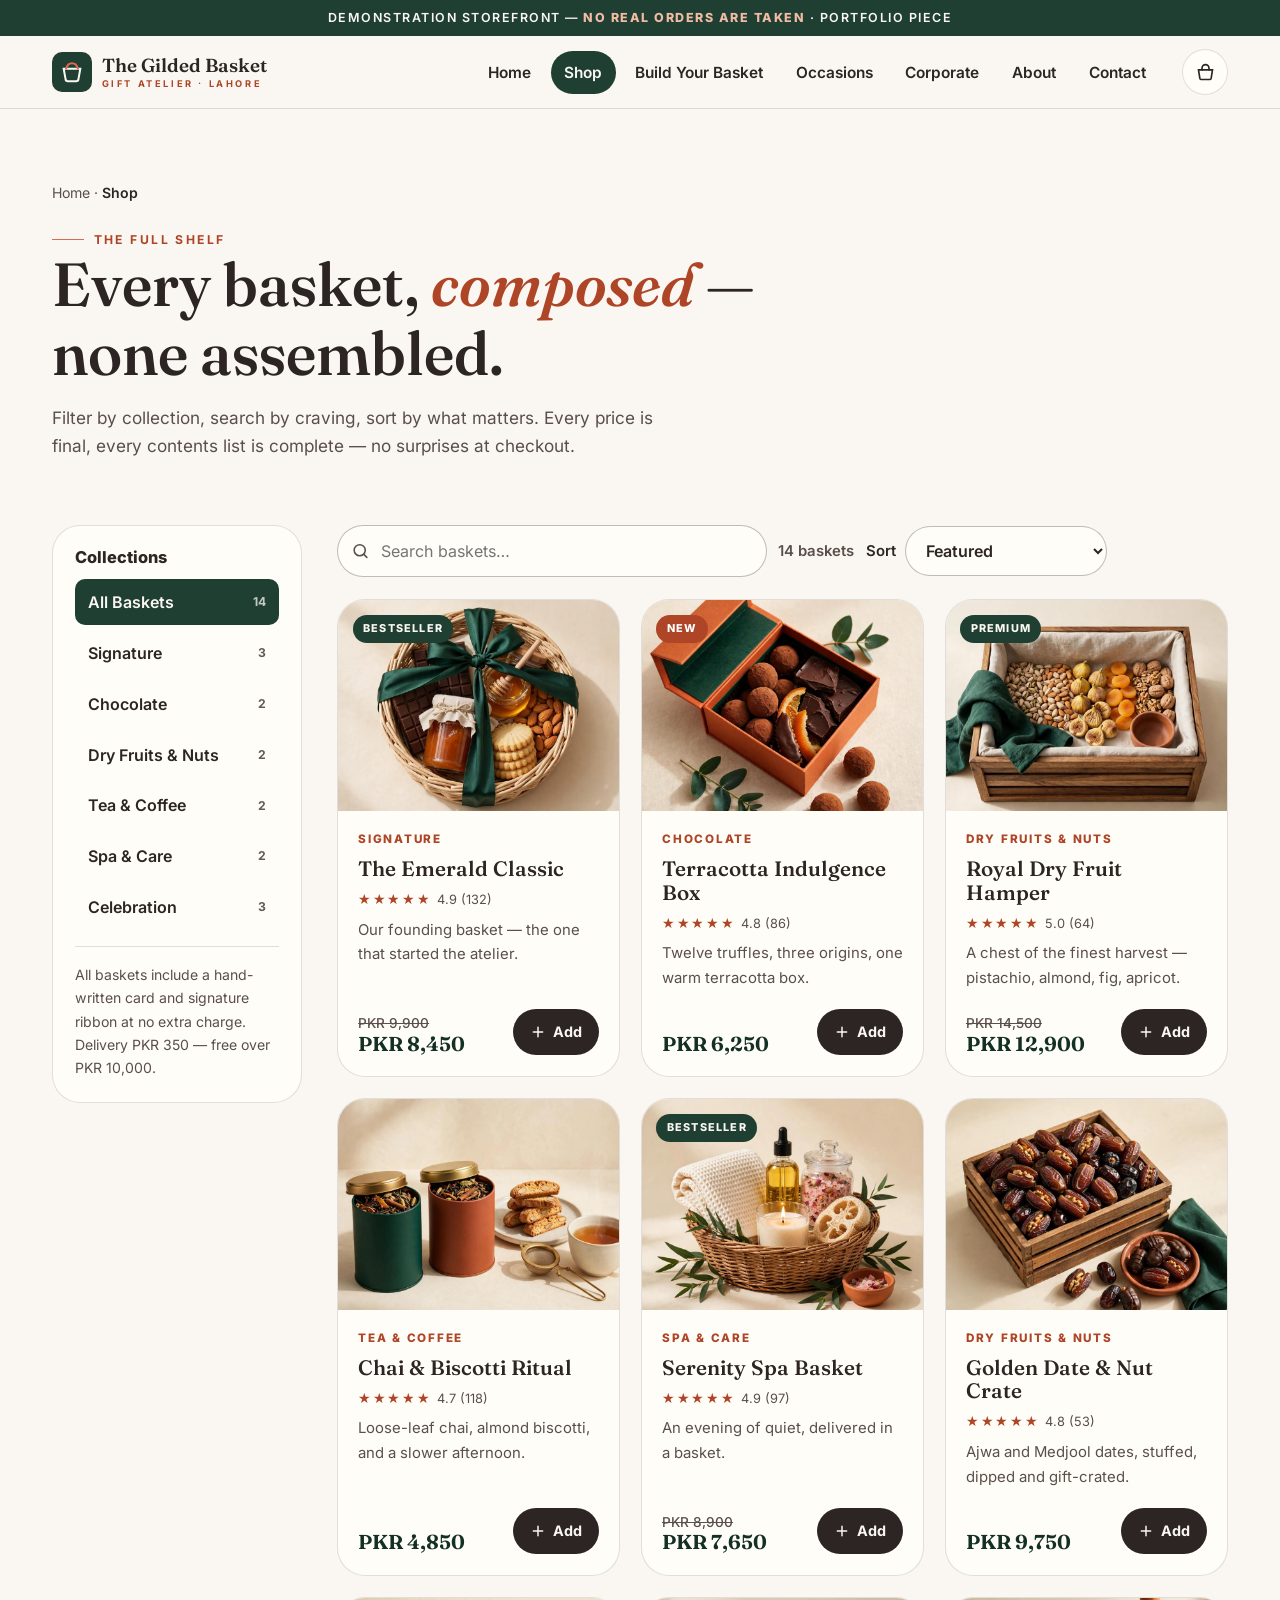
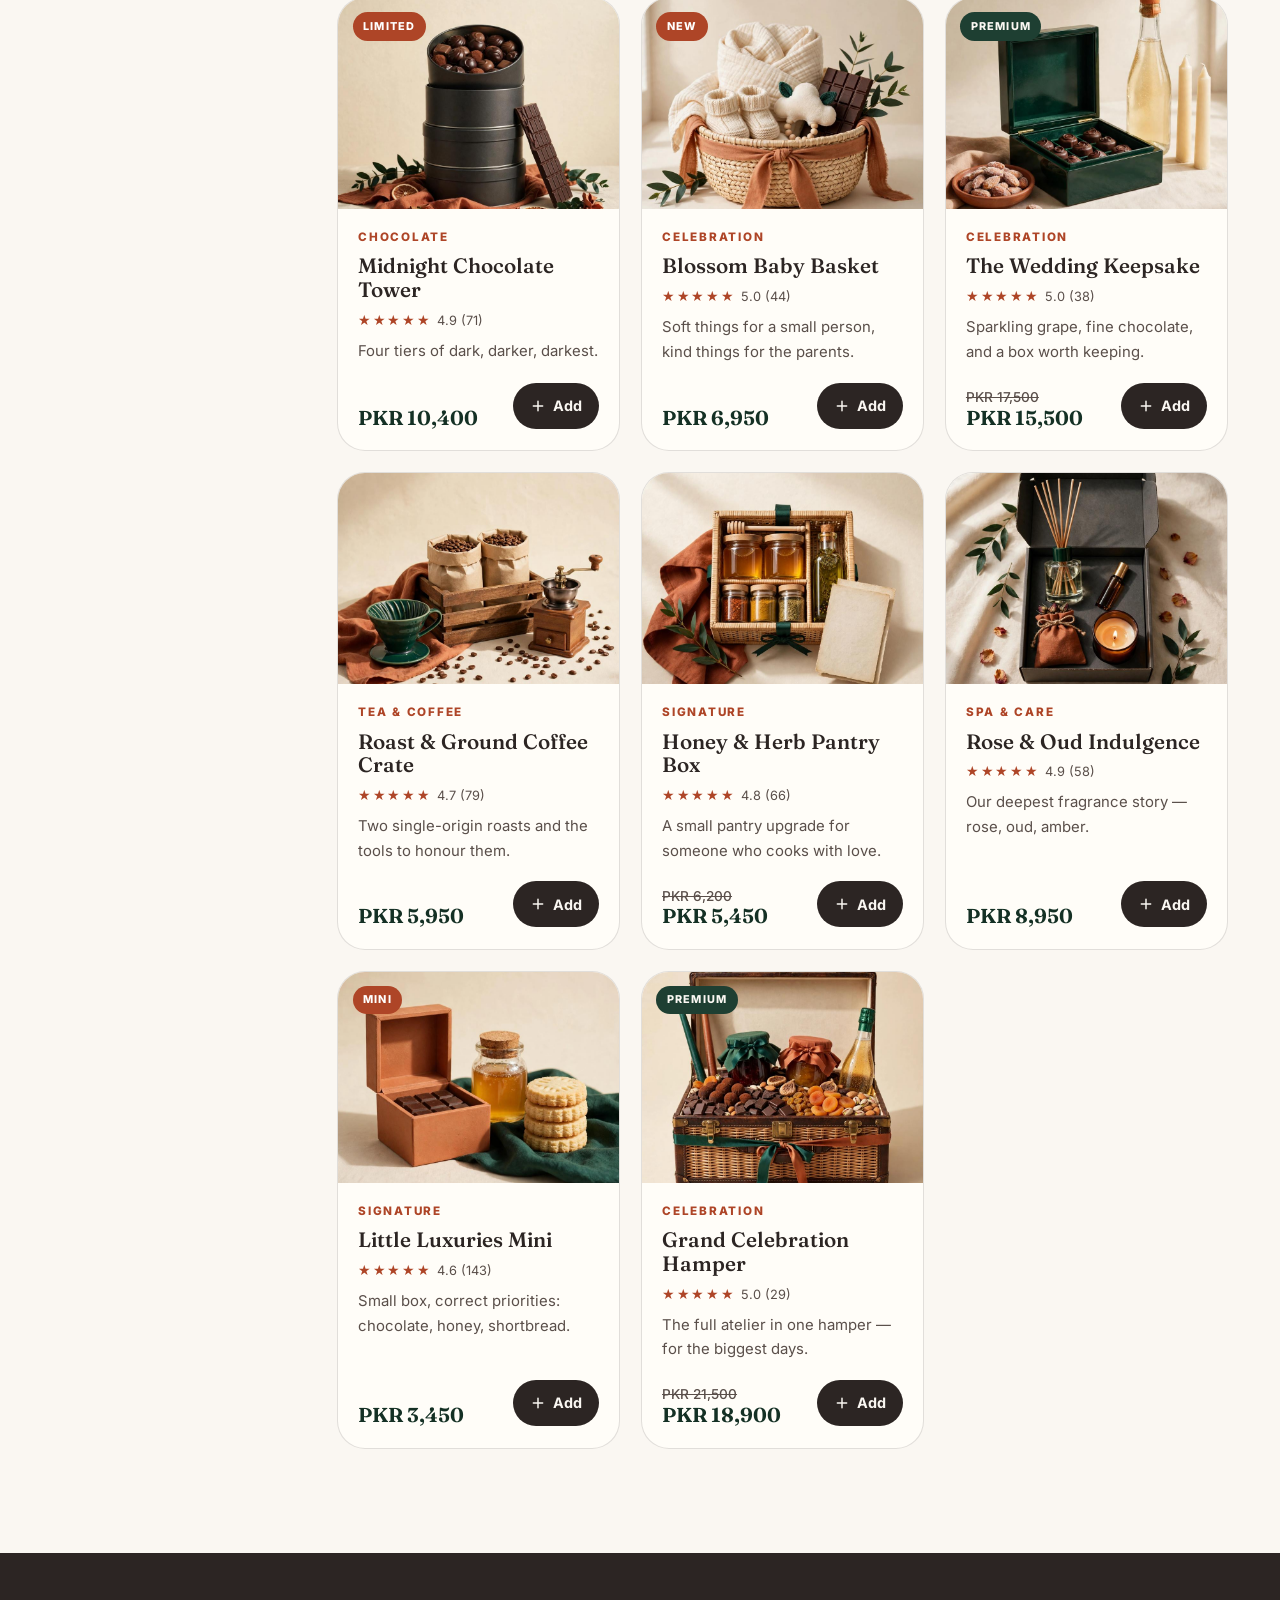
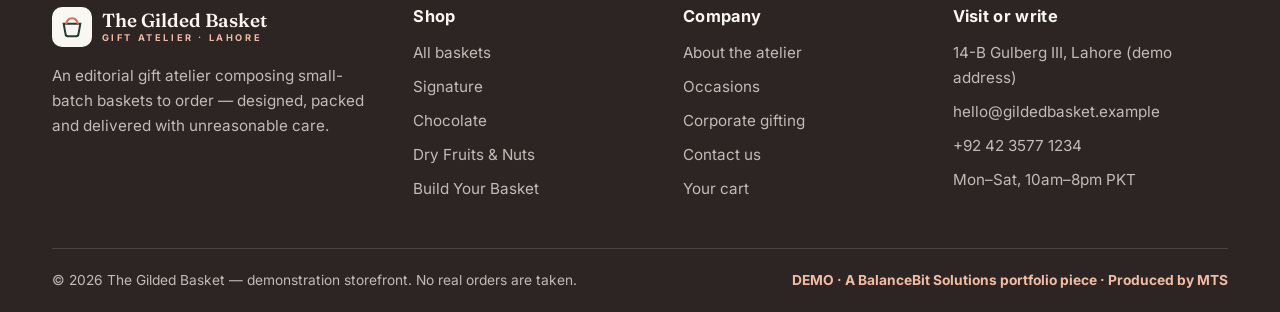
<file: shop.html>
<!DOCTYPE html>
<html lang="en">
<head>
<meta charset="UTF-8">
<meta name="viewport" content="width=device-width, initial-scale=1.0">
<title>Shop All Gift Baskets — The Gilded Basket (Demo)</title>
<meta name="description" content="Browse the full demo catalogue: signature hampers, chocolate, dry fruits, tea & coffee, spa and celebration baskets — with live filters, search and sort.">
<meta property="og:title" content="Shop — The Gilded Basket (Demo)">
<meta property="og:description" content="Fourteen curated gift baskets, hand-packed to order. Demonstration storefront.">
<meta property="og:type" content="website">
<meta name="theme-color" content="#1E3F32">
<link rel="icon" href="data:image/svg+xml,%3Csvg xmlns='http://www.w3.org/2000/svg' viewBox='0 0 48 48'%3E%3Crect width='48' height='48' rx='12' fill='%231E3F32'/%3E%3Cpath d='M14 20h20l-2.2 12.2a3 3 0 0 1-3 2.8H19.2a3 3 0 0 1-3-2.8L14 20Z' fill='none' stroke='%23FAF7F2' stroke-width='2.4'/%3E%3Cpath d='M17 20c1-4.4 3.8-6.6 7-6.6s6 2.2 7 6.6' fill='none' stroke='%23D96B52' stroke-width='2.4' stroke-linecap='round'/%3E%3C/svg%3E">


<link rel="stylesheet" href="assets/fonts/fonts.css">
<script>document.documentElement.classList.add("js")</script>
<link rel="stylesheet" href="css/main.css">
</head>
<body>
<a class="skip-link" href="#main">Skip to main content</a>
<div class="demo-ribbon">Demonstration storefront — <strong>no real orders are taken</strong> · Portfolio piece</div>

<header class="site-header">
  <div class="wrap header-in">
    <a class="logo" href="index.html" aria-label="The Gilded Basket — home">
      <svg class="logo-mark" viewBox="0 0 48 48" aria-hidden="true"><rect width="48" height="48" rx="12" fill="#1E3F32"/><path d="M14 20h20l-2.2 12.2a3 3 0 0 1-3 2.8H19.2a3 3 0 0 1-3-2.8L14 20Z" fill="none" stroke="#FAF7F2" stroke-width="2.4"/><path d="M17 20c1-4.4 3.8-6.6 7-6.6s6 2.2 7 6.6" fill="none" stroke="#D96B52" stroke-width="2.4" stroke-linecap="round"/></svg>
      <span class="logo-text">The Gilded Basket<small>Gift Atelier · Lahore</small></span>
    </a>
    <nav class="main-nav" aria-label="Primary">
      <a href="index.html">Home</a>
      <a href="shop.html" aria-current="page">Shop</a>
      <a href="build.html">Build Your Basket</a>
      <a href="occasions.html">Occasions</a>
      <a href="corporate.html">Corporate</a>
      <a href="about.html">About</a>
      <a href="contact.html">Contact</a>
    </nav>
    <div class="header-actions">
      <button type="button" class="icon-btn" data-open-cart aria-label="Open cart">
        <svg viewBox="0 0 24 24" fill="none" stroke="currentColor" stroke-width="1.9" stroke-linecap="round"><path d="M4 9h16l-1.5 9.5a2 2 0 0 1-2 1.5h-9a2 2 0 0 1-2-1.5L4 9Z"/><path d="M8 9V7a4 4 0 0 1 8 0v2"/></svg>
        <span class="cart-count" hidden>0</span>
      </button>
      <button type="button" class="icon-btn nav-toggle" aria-label="Open menu" aria-expanded="false" aria-controls="mobile-nav">
        <svg viewBox="0 0 24 24" fill="none" stroke="currentColor" stroke-width="2.1" stroke-linecap="round"><path d="M4 7h16M4 12h16M4 17h16"/></svg>
      </button>
    </div>
  </div>
  <nav class="mobile-nav" id="mobile-nav" aria-label="Mobile">
    <a href="index.html">Home</a>
    <a href="shop.html" aria-current="page">Shop</a>
    <a href="build.html">Build Your Basket</a>
    <a href="occasions.html">Occasions</a>
    <a href="corporate.html">Corporate</a>
    <a href="about.html">About</a>
    <a href="contact.html">Contact</a>
    <a href="cart.html">Cart</a>
  </nav>
</header>

<main id="main">
  <section class="page-hero">
    <div class="wrap">
      <nav class="crumbs" aria-label="Breadcrumb"><a href="index.html">Home</a> · <b>Shop</b></nav>
      <span class="eyebrow">The full shelf</span>
      <h1>Every basket, <em>composed</em> — none assembled.</h1>
      <p>Filter by collection, search by craving, sort by what matters. Every price is final, every contents list is complete — no surprises at checkout.</p>
    </div>
  </section>

  <section class="section" style="padding-top:1rem">
    <div class="wrap" x-data="gbShop">
      <div class="shop-layout">
        <aside class="filter-panel" aria-label="Filter products">
          <h3>Collections</h3>
          <div class="filter-list" id="filter-list">
            <template x-for="c in cats" :key="c.id">
              <button type="button" :data-cat="c.id" :class="{ active: cat === c.id }" :aria-pressed="(cat === c.id).toString()" @click="setCat(c.id)"><span x-text="c.label"></span><span class="n" x-text="countFor(c)"></span></button>
            </template>
          </div>
          <p class="price-note">All baskets include a hand-written card and signature ribbon at no extra charge. Delivery PKR 350 — free over PKR 10,000.</p>
        </aside>
        <div>
          <div class="shop-tools">
            <div class="search-box">
              <svg viewBox="0 0 24 24" fill="none" stroke="currentColor" stroke-width="2" stroke-linecap="round"><circle cx="11" cy="11" r="7"/><path d="M20 20l-3.8-3.8"/></svg>
              <input type="search" id="shop-search" placeholder="Search baskets…" aria-label="Search baskets" @input="query = $event.target.value.trim().toLowerCase(); render()">
            </div>
            <span class="result-count" id="result-count" role="status" aria-live="polite"></span>
            <div class="sort-box">
              <label for="shop-sort">Sort</label>
              <select id="shop-sort" @change="sort = $event.target.value; render()">
                <option value="featured">Featured</option>
                <option value="price-asc">Price: low to high</option>
                <option value="price-desc">Price: high to low</option>
                <option value="rating">Top rated</option>
                <option value="name">Name A–Z</option>
              </select>
            </div>
          </div>
          <div class="grid-products" id="shop-grid"></div>
        </div>
      </div>
    </div>
  </section>
</main>

<footer class="site-footer">
  <div class="wrap">
    <div class="footer-in">
      <div class="footer-brand">
        <a class="logo" href="index.html" aria-label="The Gilded Basket — home">
          <svg class="logo-mark" viewBox="0 0 48 48" aria-hidden="true"><rect width="48" height="48" rx="12" fill="#FAF7F2"/><path d="M14 20h20l-2.2 12.2a3 3 0 0 1-3 2.8H19.2a3 3 0 0 1-3-2.8L14 20Z" fill="none" stroke="#1E3F32" stroke-width="2.4"/><path d="M17 20c1-4.4 3.8-6.6 7-6.6s6 2.2 7 6.6" fill="none" stroke="#D96B52" stroke-width="2.4" stroke-linecap="round"/></svg>
          <span class="logo-text">The Gilded Basket<small style="color:#F0BBA6">Gift Atelier · Lahore</small></span>
        </a>
        <p>An editorial gift atelier composing small-batch baskets to order — designed, packed and delivered with unreasonable care.</p>
      </div>
      <nav aria-label="Shop">
        <h4>Shop</h4>
        <ul>
          <li><a href="shop.html">All baskets</a></li>
          <li><a href="shop.html?cat=signature">Signature</a></li>
          <li><a href="shop.html?cat=chocolate">Chocolate</a></li>
          <li><a href="shop.html?cat=dry-fruits">Dry Fruits &amp; Nuts</a></li>
          <li><a href="build.html">Build Your Basket</a></li>
        </ul>
      </nav>
      <nav aria-label="Company">
        <h4>Company</h4>
        <ul>
          <li><a href="about.html">About the atelier</a></li>
          <li><a href="occasions.html">Occasions</a></li>
          <li><a href="corporate.html">Corporate gifting</a></li>
          <li><a href="contact.html">Contact us</a></li>
          <li><a href="cart.html">Your cart</a></li>
        </ul>
      </nav>
      <div>
        <h4>Visit or write</h4>
        <ul>
          <li>14-B Gulberg III, Lahore (demo address)</li>
          <li><a href="mailto:hello@gildedbasket.example">hello@gildedbasket.example</a></li>
          <li><a href="tel:+924235771234">+92 42 3577 1234</a></li>
          <li>Mon–Sat, 10am–8pm PKT</li>
        </ul>
      </div>
    </div>
    <div class="footer-bottom">
      <span>© <span data-year>2026</span> The Gilded Basket — demonstration storefront. No real orders are taken.</span>
      <span class="demo-tag">DEMO · A BalanceBit Solutions portfolio piece · Produced by MTS</span>
    </div>
  </div>
</footer>

<div class="drawer-overlay"></div>
<aside class="cart-drawer" aria-hidden="true" aria-label="Shopping cart">
  <div class="drawer-head">
    <h3>Your cart</h3>
    <button type="button" class="icon-btn" data-close-cart aria-label="Close cart">
      <svg viewBox="0 0 24 24" fill="none" stroke="currentColor" stroke-width="2.2" stroke-linecap="round"><path d="M6 6l12 12M18 6L6 18"/></svg>
    </button>
  </div>
  <div class="drawer-body"></div>
  <div class="drawer-foot"></div>
</aside>

<script src="js/data.js"></script>
<script src="js/app.js"></script>
<script defer src="js/premium.js"></script>
<script defer src="assets/vendor/alpine.min.js"></script>
</body>
</html>
</file>
<file: assets/fonts/fonts.css>
/* Self-hosted webfonts (Google Fonts, OFL) — downloaded 2026-11-22.
   Replaces the fonts.googleapis.com stylesheet so the design renders
   identically with or without external network access. */
/* latin */
@font-face {
  font-family: 'Fraunces';
  font-style: italic;
  font-weight: 400 700;
  font-display: swap;
  src: url(./fraunces-italic-latin-feced23e.woff2) format('woff2');
  unicode-range: U+0000-00FF, U+0131, U+0152-0153, U+02BB-02BC, U+02C6, U+02DA, U+02DC, U+0304, U+0308, U+0329, U+2000-206F, U+20AC, U+2122, U+2191, U+2193, U+2212, U+2215, U+FEFF, U+FFFD;
}
/* latin-ext */
@font-face {
  font-family: 'Fraunces';
  font-style: italic;
  font-weight: 400 700;
  font-display: swap;
  src: url(./fraunces-italic-latin-ext-6cc8f67d.woff2) format('woff2');
  unicode-range: U+0100-02BA, U+02BD-02C5, U+02C7-02CC, U+02CE-02D7, U+02DD-02FF, U+0304, U+0308, U+0329, U+1D00-1DBF, U+1E00-1E9F, U+1EF2-1EFF, U+2020, U+20A0-20AB, U+20AD-20C4, U+2113, U+2C60-2C7F, U+A720-A7FF;
}
/* latin */
@font-face {
  font-family: 'Fraunces';
  font-style: normal;
  font-weight: 400 700;
  font-display: swap;
  src: url(./fraunces-normal-latin-39ce2001.woff2) format('woff2');
  unicode-range: U+0000-00FF, U+0131, U+0152-0153, U+02BB-02BC, U+02C6, U+02DA, U+02DC, U+0304, U+0308, U+0329, U+2000-206F, U+20AC, U+2122, U+2191, U+2193, U+2212, U+2215, U+FEFF, U+FFFD;
}
/* latin-ext */
@font-face {
  font-family: 'Fraunces';
  font-style: normal;
  font-weight: 400 700;
  font-display: swap;
  src: url(./fraunces-normal-latin-ext-79671606.woff2) format('woff2');
  unicode-range: U+0100-02BA, U+02BD-02C5, U+02C7-02CC, U+02CE-02D7, U+02DD-02FF, U+0304, U+0308, U+0329, U+1D00-1DBF, U+1E00-1E9F, U+1EF2-1EFF, U+2020, U+20A0-20AB, U+20AD-20C4, U+2113, U+2C60-2C7F, U+A720-A7FF;
}
/* latin */
@font-face {
  font-family: 'Inter';
  font-style: normal;
  font-weight: 400;
  font-display: swap;
  src: url(./inter-normal-latin-56724408.woff2) format('woff2');
  unicode-range: U+0000-00FF, U+0131, U+0152-0153, U+02BB-02BC, U+02C6, U+02DA, U+02DC, U+0304, U+0308, U+0329, U+2000-206F, U+20AC, U+2122, U+2191, U+2193, U+2212, U+2215, U+FEFF, U+FFFD;
}
/* latin-ext */
@font-face {
  font-family: 'Inter';
  font-style: normal;
  font-weight: 400;
  font-display: swap;
  src: url(./inter-normal-latin-ext-39529051.woff2) format('woff2');
  unicode-range: U+0100-02BA, U+02BD-02C5, U+02C7-02CC, U+02CE-02D7, U+02DD-02FF, U+0304, U+0308, U+0329, U+1D00-1DBF, U+1E00-1E9F, U+1EF2-1EFF, U+2020, U+20A0-20AB, U+20AD-20C4, U+2113, U+2C60-2C7F, U+A720-A7FF;
}
/* latin */
@font-face {
  font-family: 'Inter';
  font-style: normal;
  font-weight: 500;
  font-display: swap;
  src: url(./inter-normal-latin-56724408.woff2) format('woff2');
  unicode-range: U+0000-00FF, U+0131, U+0152-0153, U+02BB-02BC, U+02C6, U+02DA, U+02DC, U+0304, U+0308, U+0329, U+2000-206F, U+20AC, U+2122, U+2191, U+2193, U+2212, U+2215, U+FEFF, U+FFFD;
}
/* latin-ext */
@font-face {
  font-family: 'Inter';
  font-style: normal;
  font-weight: 500;
  font-display: swap;
  src: url(./inter-normal-latin-ext-39529051.woff2) format('woff2');
  unicode-range: U+0100-02BA, U+02BD-02C5, U+02C7-02CC, U+02CE-02D7, U+02DD-02FF, U+0304, U+0308, U+0329, U+1D00-1DBF, U+1E00-1E9F, U+1EF2-1EFF, U+2020, U+20A0-20AB, U+20AD-20C4, U+2113, U+2C60-2C7F, U+A720-A7FF;
}
/* latin */
@font-face {
  font-family: 'Inter';
  font-style: normal;
  font-weight: 600;
  font-display: swap;
  src: url(./inter-normal-latin-56724408.woff2) format('woff2');
  unicode-range: U+0000-00FF, U+0131, U+0152-0153, U+02BB-02BC, U+02C6, U+02DA, U+02DC, U+0304, U+0308, U+0329, U+2000-206F, U+20AC, U+2122, U+2191, U+2193, U+2212, U+2215, U+FEFF, U+FFFD;
}
/* latin-ext */
@font-face {
  font-family: 'Inter';
  font-style: normal;
  font-weight: 600;
  font-display: swap;
  src: url(./inter-normal-latin-ext-39529051.woff2) format('woff2');
  unicode-range: U+0100-02BA, U+02BD-02C5, U+02C7-02CC, U+02CE-02D7, U+02DD-02FF, U+0304, U+0308, U+0329, U+1D00-1DBF, U+1E00-1E9F, U+1EF2-1EFF, U+2020, U+20A0-20AB, U+20AD-20C4, U+2113, U+2C60-2C7F, U+A720-A7FF;
}
/* latin */
@font-face {
  font-family: 'Inter';
  font-style: normal;
  font-weight: 700;
  font-display: swap;
  src: url(./inter-normal-latin-56724408.woff2) format('woff2');
  unicode-range: U+0000-00FF, U+0131, U+0152-0153, U+02BB-02BC, U+02C6, U+02DA, U+02DC, U+0304, U+0308, U+0329, U+2000-206F, U+20AC, U+2122, U+2191, U+2193, U+2212, U+2215, U+FEFF, U+FFFD;
}
/* latin-ext */
@font-face {
  font-family: 'Inter';
  font-style: normal;
  font-weight: 700;
  font-display: swap;
  src: url(./inter-normal-latin-ext-39529051.woff2) format('woff2');
  unicode-range: U+0100-02BA, U+02BD-02C5, U+02C7-02CC, U+02CE-02D7, U+02DD-02FF, U+0304, U+0308, U+0329, U+1D00-1DBF, U+1E00-1E9F, U+1EF2-1EFF, U+2020, U+20A0-20AB, U+20AD-20C4, U+2113, U+2C60-2C7F, U+A720-A7FF;
}
/* latin */
@font-face {
  font-family: 'Inter';
  font-style: normal;
  font-weight: 800;
  font-display: swap;
  src: url(./inter-normal-latin-56724408.woff2) format('woff2');
  unicode-range: U+0000-00FF, U+0131, U+0152-0153, U+02BB-02BC, U+02C6, U+02DA, U+02DC, U+0304, U+0308, U+0329, U+2000-206F, U+20AC, U+2122, U+2191, U+2193, U+2212, U+2215, U+FEFF, U+FFFD;
}
/* latin-ext */
@font-face {
  font-family: 'Inter';
  font-style: normal;
  font-weight: 800;
  font-display: swap;
  src: url(./inter-normal-latin-ext-39529051.woff2) format('woff2');
  unicode-range: U+0100-02BA, U+02BD-02C5, U+02C7-02CC, U+02CE-02D7, U+02DD-02FF, U+0304, U+0308, U+0329, U+1D00-1DBF, U+1E00-1E9F, U+1EF2-1EFF, U+2020, U+20A0-20AB, U+20AD-20C4, U+2113, U+2C60-2C7F, U+A720-A7FF;
}
</file>
<file: css/main.css>
/* ============================================================
   THE GILDED BASKET — Gift Atelier (DEMO storefront)
   Design system v2: Editorial Luxury + Bento Grid, MOBILE-FIRST.
   STRICT palette — no other hues:
     cream #FAF7F2 · emerald #1E3F32 · terracotta #D96B52 · charcoal #2C2523
   Every other colour below is a tint/shade of those four
   (paper/sand = cream family, emerald-2/ink/wash = emerald family,
   terra-dark/deep/tint = terracotta family, ink-soft = charcoal family).
   The single exception is the semantic error red #B3261E, used ONLY
   for form error states — never as a design accent.
   Zero-dependency hand-built CSS. No frameworks.
   ============================================================ */

/* ---------- Tokens ---------- */
:root{
  --cream:#FAF7F2;
  --paper:#FFFDF8;           /* cream surface tint */
  --sand:#EFE5D8;            /* cream shade (borders, swatch beds) */
  --blush:#F5E0D4;           /* terracotta tint, very light */
  --terra:#D96B52;
  --terra-dark:#AE4527;      /* text-safe terracotta on cream (≈5.9:1) */
  --terra-deep:#8F3A20;
  --terra-tint:#F2BBA4;      /* terracotta tint for text on emerald/charcoal */
  --emerald:#1E3F32;
  --emerald-2:#2A5A47;       /* emerald tint */
  --emerald-ink:#143024;     /* emerald shade, text on cream (≈11:1) */
  --emerald-wash:#E9EFE9;    /* emerald tint, very light (success/selected bg) */
  --charcoal:#2C2523;
  --ink-soft:#5A4F4A;        /* charcoal tint, secondary text (≈6.4:1) */
  --line:rgba(44,37,35,.14);
  --line-strong:rgba(44,37,35,.30);
  --error:#B3261E;           /* semantic only: form errors */
  --radius:18px;
  --radius-lg:28px;
  --shadow:0 18px 40px -18px rgba(44,37,35,.28);
  --shadow-soft:0 10px 30px -14px rgba(44,37,35,.22);
  --font-display:"Fraunces",Georgia,"Times New Roman",serif;
  --font-body:"Inter",-apple-system,"Segoe UI",Roboto,Helvetica,Arial,sans-serif;
  --wrap:1240px;
  --header-h:72px;
  --ease:cubic-bezier(.22,.8,.28,1);
}

/* ---------- Reset / base (mobile-first) ---------- */
*,*::before,*::after{box-sizing:border-box}
html{scroll-behavior:smooth}
html,body{overflow-x:clip}
body{
  margin:0;background:var(--cream);color:var(--charcoal);
  font-family:var(--font-body);font-size:16px;line-height:1.65;
  -webkit-font-smoothing:antialiased;text-rendering:optimizeLegibility;
}
img,svg{display:block;max-width:100%}
img{height:auto}
a{color:var(--emerald-ink);text-decoration:none;text-underline-offset:3px}
a:hover{color:var(--terra-dark)}
h1,h2,h3,h4{font-family:var(--font-display);font-weight:560;line-height:1.14;margin:0;color:var(--charcoal);overflow-wrap:break-word}
p{margin:0}
ul{margin:0;padding:0;list-style:none}
button{font:inherit;cursor:pointer}
input,select,textarea{font:inherit;font-size:16px;color:inherit;min-width:0}
::selection{background:var(--terra);color:#fff}

.wrap{width:100%;max-width:var(--wrap);margin-inline:auto;padding-inline:1.25rem}
.section{padding:clamp(3.5rem,9vw,6.5rem) 0}
.section--tight{padding:clamp(2.2rem,6vw,4rem) 0}
.eyebrow{
  display:inline-flex;align-items:center;gap:.6rem;
  font-size:.76rem;font-weight:700;letter-spacing:.2em;text-transform:uppercase;color:var(--terra-dark);
}
.eyebrow::before{content:"";width:32px;height:1.5px;background:var(--terra);flex:none}
.eyebrow--light{color:var(--terra-tint)}
.sec-head{max-width:720px;margin-bottom:clamp(1.8rem,4vw,3.2rem)}
.sec-head h2{font-size:clamp(1.9rem,5.2vw,3.1rem);margin:.65rem 0 .75rem}
.sec-head p{color:var(--ink-soft);font-size:1.03rem}
.sec-head--center{margin-inline:auto;text-align:center}
.sec-head--center .eyebrow::after{content:"";width:32px;height:1.5px;background:var(--terra);flex:none}

/* Focus visibility (accessibility) */
:focus-visible{outline:3px solid var(--terra-dark);outline-offset:3px;border-radius:6px}
.skip-link{
  position:absolute;left:-9999px;top:0;background:var(--emerald);color:#fff;
  padding:.8rem 1.2rem;z-index:200;border-radius:0 0 12px 0;font-weight:600;
}
.skip-link:focus{left:0;color:#fff}

/* ---------- Buttons (one system, every page) ---------- */
.btn{
  display:inline-flex;align-items:center;justify-content:center;gap:.55rem;
  min-height:52px;padding:.8rem 1.6rem;border-radius:999px;border:1.5px solid transparent;
  font-weight:650;font-size:.97rem;text-decoration:none;text-align:center;
  transition:background .25s var(--ease),color .25s var(--ease),border-color .25s var(--ease),transform .25s var(--ease);
  background:var(--emerald);color:var(--cream);
}
.btn:hover{background:var(--emerald-2);color:#fff;transform:translateY(-1px)}
.btn--terra{background:var(--terra-dark);color:#fff}
.btn--terra:hover{background:var(--terra-deep);color:#fff}
.btn--ghost{background:transparent;border-color:var(--line-strong);color:var(--charcoal)}
.btn--ghost:hover{border-color:var(--charcoal);background:rgba(44,37,35,.04);color:var(--charcoal)}
.btn--light{background:var(--cream);color:var(--emerald-ink)}
.btn--light:hover{background:#fff;color:var(--emerald-ink)}
.btn--sm{min-height:46px;padding:.55rem 1.15rem;font-size:.9rem}
.btn--block{width:100%}
.btn[disabled]{opacity:.55;cursor:not-allowed;transform:none}
.btn svg{width:18px;height:18px;flex:none}

/* ---------- Header ---------- */
.site-header{
  position:sticky;top:0;z-index:90;
  background:rgba(250,247,242,.94);backdrop-filter:blur(12px);
  border-bottom:1px solid var(--line);
}
.header-in{display:flex;align-items:center;gap:1rem;min-height:var(--header-h);padding-block:.5rem}
.logo{display:flex;align-items:center;gap:.6rem;text-decoration:none;color:var(--charcoal);flex:none;min-width:0}
.logo:hover{color:var(--charcoal)}
.logo-mark{width:40px;height:40px;flex:none}
.logo-text{font-family:var(--font-display);font-size:1.18rem;line-height:1.05;font-weight:600;white-space:nowrap}
.logo-text small{display:block;font-family:var(--font-body);font-size:.58rem;font-weight:700;letter-spacing:.28em;text-transform:uppercase;color:var(--terra-dark);margin-top:.15rem}
.main-nav{display:none}
.header-actions{display:flex;align-items:center;gap:.45rem;margin-left:auto}
.icon-btn{
  position:relative;display:inline-flex;align-items:center;justify-content:center;
  width:46px;height:46px;border-radius:50%;border:1px solid var(--line);
  background:var(--paper);color:var(--charcoal);transition:border-color .2s;flex:none;
}
.icon-btn:hover{border-color:var(--charcoal)}
.icon-btn svg{width:21px;height:21px}
.cart-count{
  position:absolute;top:-4px;right:-4px;min-width:21px;height:21px;padding:0 5px;
  border-radius:999px;background:var(--terra-dark);color:#fff;font-size:.72rem;font-weight:750;
  display:flex;align-items:center;justify-content:center;border:2px solid var(--cream);
}
.cart-count[hidden]{display:none}
.nav-toggle{display:inline-flex}
.mobile-nav{
  display:block;position:absolute;top:100%;left:0;right:0;background:var(--paper);
  border-bottom:1px solid var(--line);padding:.6rem 1.25rem 1rem;box-shadow:var(--shadow-soft);
  transform:translateY(-8px);opacity:0;pointer-events:none;transition:opacity .25s var(--ease),transform .25s var(--ease);
}
.mobile-nav.open{transform:none;opacity:1;pointer-events:auto}
.mobile-nav a{display:block;padding:.85rem .4rem;text-decoration:none;color:var(--charcoal);font-weight:600;border-bottom:1px solid var(--line)}
.mobile-nav a:last-child{border-bottom:none}
.mobile-nav a[aria-current="page"]{color:var(--terra-dark)}

/* ---------- Announcement / demo ribbon ---------- */
.demo-ribbon{
  background:var(--emerald);color:var(--cream);text-align:center;
  font-size:.78rem;letter-spacing:.12em;text-transform:uppercase;font-weight:600;
  padding:.55rem 1rem;line-height:1.5;
}
.demo-ribbon strong{color:var(--terra-tint);font-weight:750}

/* ---------- Hero (home) ---------- */
.hero{position:relative;overflow:hidden;background:var(--cream)}
.hero-in{display:grid;grid-template-columns:1fr;gap:2.2rem;align-items:center;padding-block:clamp(2.4rem,7vw,5.5rem)}
.hero h1{font-size:clamp(2.55rem,11vw,5.1rem);letter-spacing:-.01em;line-height:1.08}
.hero h1 em{font-style:italic;color:var(--terra-dark)}
.hero h1 .u-emerald{color:var(--emerald);font-style:normal}
.hero-lede{margin:1.25rem 0 1.9rem;font-size:1.1rem;color:var(--ink-soft);max-width:34rem}
.hero-cta{display:flex;gap:.75rem;flex-wrap:wrap}
.hero-cta .btn{flex:1 1 auto}
.hero-meta{display:flex;gap:1.6rem;margin-top:2.2rem;flex-wrap:wrap}
.hero-meta div strong{display:block;font-family:var(--font-display);font-size:1.45rem;color:var(--emerald-ink)}
.hero-meta div span{font-size:.85rem;color:var(--ink-soft)}
.hero-art{position:relative;max-width:560px}
.hero-frame{border-radius:var(--radius-lg);overflow:hidden;box-shadow:var(--shadow);border:1px solid var(--line);background:var(--sand)}
.hero-media{position:relative;overflow:hidden}
.hero-media img{width:100%;aspect-ratio:16/11;object-fit:cover}
.hero-img{animation:kenburns 24s ease-in-out infinite alternate}
@keyframes kenburns{from{transform:scale(1) translate(0,0)}to{transform:scale(1.08) translate(-1.2%,1.2%)}}
.hero-chip{
  position:absolute;display:flex;align-items:center;gap:.55rem;background:var(--paper);
  border:1px solid var(--line);border-radius:14px;box-shadow:var(--shadow-soft);
  padding:.6rem .9rem;font-size:.84rem;font-weight:600;max-width:78%;
}
.hero-chip svg{width:19px;height:19px;color:var(--terra-dark);flex:none}
.hero-chip--a{left:.6rem;bottom:.8rem}
.hero-chip--b{right:.6rem;top:.8rem}
.hero-chip small{display:block;font-weight:500;color:var(--ink-soft);font-size:.73rem}

/* Marquee */
.marquee{background:var(--charcoal);color:var(--cream);overflow:hidden;padding:.85rem 0}
.marquee-track{display:flex;gap:3.2rem;width:max-content;animation:marquee 30s linear infinite}
.marquee-track span{display:flex;align-items:center;gap:3.2rem;font-family:var(--font-display);font-size:1rem;letter-spacing:.06em;white-space:nowrap}
.marquee-track i{color:var(--terra);font-style:normal}
@keyframes marquee{to{transform:translateX(-50%)}}

/* ---------- Bento collections (photo cards) ---------- */
.bento{display:grid;grid-template-columns:1fr;gap:1rem}
.bento-card{
  position:relative;border-radius:var(--radius-lg);overflow:hidden;text-decoration:none;
  border:1px solid var(--line);isolation:isolate;min-height:210px;display:block;background:var(--emerald);
}
.bento-card .bento-bg{position:absolute;inset:0;width:100%;height:100%;object-fit:cover;z-index:-2;transition:transform .6s var(--ease)}
.bento-card::after{
  content:"";position:absolute;inset:0;z-index:-1;
  background:linear-gradient(185deg,rgba(20,16,14,0) 42%,rgba(20,16,14,.66) 78%,rgba(20,16,14,.82));
}
/* Signature card (Pass #3 touch-up, 2026-11-23): its photograph is the busiest in the set —
   the headline needs a deeper, earlier scrim than the shared card gradient gives it. */
.bento-card[href*="cat=signature"]::after{
  background:linear-gradient(185deg,rgba(20,16,14,.08) 22%,rgba(20,16,14,.55) 55%,rgba(20,16,14,.78) 78%,rgba(20,16,14,.92));
}
.bento-card:hover .bento-bg{transform:scale(1.045)}
.bento-card .bento-tag{
  position:absolute;top:1rem;left:1rem;background:rgba(250,247,242,.94);color:var(--charcoal);
  font-size:.7rem;font-weight:750;letter-spacing:.13em;text-transform:uppercase;
  padding:.35rem .7rem;border-radius:999px;
}
.bento-card .bento-body{position:absolute;left:1.25rem;right:1.25rem;bottom:1.1rem;color:#fff}
.bento-card .bento-body h3{color:#fff;font-size:1.4rem;text-shadow:0 2px 14px rgba(0,0,0,.35)}
.bento-card .bento-body p{font-size:.92rem;color:rgba(255,255,255,.94);text-shadow:0 1px 8px rgba(0,0,0,.4)}
.bento-card .bento-body .bento-link{font-weight:700;font-size:.9rem;color:var(--terra-tint);text-decoration:underline;text-underline-offset:4px}

/* ---------- Product visual (real photography) ---------- */
.pvisual{position:relative;overflow:hidden;background:var(--sand)}
.pvisual img{width:100%;height:100%;object-fit:cover}
.pvisual--card{aspect-ratio:4/3}
.pvisual--detail{aspect-ratio:1/1;border-radius:var(--radius-lg)}
.pvisual--zoom img{transform:scale(1.55)}
.pvisual--zoom2 img{transform:scale(2.05);transform-origin:72% 82%}
/* Legacy motif fallback (only for cart lines saved before v2, no photo on file) */
.pvisual--motif{display:flex;align-items:center;justify-content:center;background:linear-gradient(140deg,var(--emerald),var(--emerald-2))}
.pvisual--motif svg.art{width:62%;height:auto;position:relative;z-index:1;filter:drop-shadow(0 16px 22px rgba(30,20,10,.25))}

/* ---------- Product cards ---------- */
.grid-products{display:grid;grid-template-columns:1fr;gap:1.3rem}
.pcard{
  background:var(--paper);border:1px solid var(--line);border-radius:var(--radius-lg);
  overflow:hidden;display:flex;flex-direction:column;min-width:0;
  transition:transform .3s var(--ease),box-shadow .3s var(--ease);
}
.pcard:hover{transform:translateY(-5px);box-shadow:var(--shadow)}
.pcard-badge{
  position:absolute;top:.9rem;left:.9rem;z-index:2;background:var(--emerald);color:var(--cream);
  font-size:.68rem;font-weight:750;letter-spacing:.11em;text-transform:uppercase;
  padding:.32rem .65rem;border-radius:999px;
}
.pcard-badge--terra{background:var(--terra-dark);color:#fff}
.pcard-body{padding:1.2rem 1.25rem 1.35rem;display:flex;flex-direction:column;gap:.45rem;flex:1;min-width:0}
.pcard-cat{font-size:.73rem;font-weight:750;letter-spacing:.15em;text-transform:uppercase;color:var(--terra-dark)}
.pcard h3{font-size:1.3rem}
.pcard h3 a{text-decoration:none;color:inherit}
.pcard h3 a:hover{color:var(--terra-dark)}
.pcard-desc{font-size:.93rem;color:var(--ink-soft);flex:1}
.pcard-foot{display:flex;align-items:flex-end;justify-content:space-between;gap:.8rem;margin-top:.7rem}
.price{font-family:var(--font-display);font-size:1.26rem;font-weight:650;color:var(--emerald-ink);line-height:1.15;display:flex;flex-direction:column}
.price .was{font-size:.85rem;color:var(--ink-soft);text-decoration:line-through;font-weight:500;font-family:var(--font-body)}
.price small{font-size:.78rem;color:var(--ink-soft);font-family:var(--font-body);font-weight:500}
.stars{color:var(--terra-dark);font-size:.86rem;letter-spacing:.12em}
.stars span{color:var(--ink-soft);letter-spacing:0;font-size:.8rem;margin-left:.35rem}
.add-btn{
  display:inline-flex;align-items:center;gap:.45rem;background:var(--charcoal);color:var(--cream);
  border:none;border-radius:999px;padding:.62rem 1.05rem;font-weight:650;font-size:.9rem;min-height:46px;
  white-space:nowrap;flex:none;transition:background .2s,transform .2s;
}
.add-btn:hover{background:var(--terra-dark);color:#fff;transform:translateY(-1px)}
.add-btn svg{width:16px;height:16px}

/* ---------- How it works ---------- */
.how{background:var(--emerald);color:rgba(250,247,242,.85)}
.how .eyebrow{color:var(--terra-tint)}
.how h2{color:var(--cream)}
.how-grid{display:grid;grid-template-columns:1fr;gap:1.1rem}
.how-card{border:1px solid rgba(250,247,242,.22);border-radius:var(--radius-lg);padding:1.6rem;background:rgba(250,247,242,.04)}
.how-num{font-family:var(--font-display);font-size:2.5rem;color:var(--terra);line-height:1}
.how-card h3{color:var(--cream);margin:.75rem 0 .45rem;font-size:1.32rem}
.how-card p{color:rgba(250,247,242,.75);font-size:.96rem}

/* ---------- Occasion tiles ---------- */
.occ-grid{display:grid;grid-template-columns:1fr;gap:1.1rem}
.occ-card{
  border-radius:var(--radius-lg);padding:1.7rem;text-decoration:none;color:var(--charcoal);
  border:1px solid var(--line);position:relative;overflow:hidden;display:block;
  transition:transform .3s var(--ease),box-shadow .3s var(--ease);
}
.occ-card:hover{transform:translateY(-4px);box-shadow:var(--shadow-soft);color:var(--charcoal)}
.occ-card h3{font-size:1.45rem;margin-bottom:.4rem}
.occ-card p{color:var(--ink-soft);font-size:.95rem;max-width:26rem}
.occ-card .occ-go{margin-top:1rem;font-weight:700;color:var(--terra-dark);font-size:.93rem}
.occ-ico{width:44px;height:44px;margin-bottom:.9rem;color:var(--emerald)}

/* ---------- Reviews ---------- */
.rev-grid{display:grid;grid-template-columns:1fr;gap:1.1rem}
.rev-card{background:var(--paper);border:1px solid var(--line);border-radius:var(--radius-lg);padding:1.6rem}
.rev-card blockquote{margin:.8rem 0 1.1rem;font-family:var(--font-display);font-size:1.12rem;line-height:1.5;font-style:italic}
.rev-who{display:flex;align-items:center;gap:.75rem}
.rev-ava{width:42px;height:42px;border-radius:50%;display:flex;align-items:center;justify-content:center;font-weight:750;color:#fff;font-size:.9rem;flex:none}
.rev-who strong{display:block;font-size:.94rem}
.rev-who span{font-size:.82rem;color:var(--ink-soft)}
.demo-note{
  display:inline-flex;gap:.5rem;align-items:center;background:var(--blush);color:var(--terra-deep);
  border:1px dashed var(--terra);border-radius:999px;padding:.35rem .85rem;font-size:.8rem;font-weight:650;
}

/* ---------- FAQ ---------- */
.faq{max-width:820px;margin-inline:auto}
.faq-item{border:1px solid var(--line);border-radius:16px;background:var(--paper);margin-bottom:.7rem;overflow:hidden}
.faq-q{
  width:100%;display:flex;justify-content:space-between;align-items:center;gap:1rem;text-align:left;
  background:none;border:none;padding:1.1rem 1.25rem;font-weight:650;font-size:1rem;color:var(--charcoal);min-height:56px;
}
.faq-q svg{width:20px;height:20px;flex:none;transition:transform .3s var(--ease);color:var(--terra-dark)}
.faq-item.open .faq-q svg{transform:rotate(45deg)}
.faq-a{max-height:0;overflow:hidden;transition:max-height .35s var(--ease)}
.faq-a p{padding:0 1.25rem 1.2rem;color:var(--ink-soft);font-size:.96rem}

/* ---------- Newsletter / CTA band ---------- */
.cta-band{background:var(--charcoal);border-radius:var(--radius-lg);padding:clamp(2rem,6vw,3.6rem);color:var(--cream);position:relative;overflow:hidden}
.cta-band h2{color:var(--cream);font-size:clamp(1.75rem,5vw,2.6rem);max-width:22ch}
.cta-band p{color:rgba(250,247,242,.72);margin-top:.7rem;max-width:52ch}
.cta-band::after{content:"";position:absolute;right:-70px;top:-70px;width:300px;height:300px;border-radius:50%;
  background:radial-gradient(circle,rgba(217,107,82,.45),transparent 65%)}
.newsletter-form{display:flex;gap:.6rem;margin-top:1.6rem;max-width:520px;position:relative;z-index:1;flex-wrap:wrap}
.newsletter-form input{
  flex:1 1 220px;background:rgba(250,247,242,.08);border:1px solid rgba(250,247,242,.35);
  border-radius:999px;padding:.85rem 1.2rem;color:#fff;min-height:52px;
}
.newsletter-form input::placeholder{color:rgba(250,247,242,.55)}
.newsletter-form .btn{flex:1 1 auto}
.form-msg{margin-top:.8rem;font-size:.92rem;font-weight:600;position:relative;z-index:1}
.form-msg.ok{color:var(--emerald-ink)}
.form-msg.err{color:var(--error)}
.cta-band .form-msg.ok{color:#BFD8C6}
.cta-band .form-msg.err{color:#F0A08C}

/* ---------- Forms (one system, every page) ---------- */
.field{margin-bottom:1.15rem;min-width:0}
.field label{display:block;font-weight:650;font-size:.93rem;margin-bottom:.45rem}
.field label .req{color:var(--terra-dark)}
.field input,.field select,.field textarea{
  width:100%;background:var(--paper);border:1.5px solid var(--line-strong);border-radius:12px;
  padding:.8rem 1rem;min-height:52px;transition:border-color .2s,box-shadow .2s;
}
.field textarea{min-height:120px;resize:vertical}
.field input:focus,.field select:focus,.field textarea:focus{outline:none;border-color:var(--emerald);box-shadow:0 0 0 3px rgba(30,63,50,.15)}
.field.invalid input,.field.invalid select,.field.invalid textarea{border-color:var(--error);box-shadow:0 0 0 3px rgba(179,38,30,.12)}
.field .error-msg{display:none;color:var(--error);font-size:.85rem;font-weight:600;margin-top:.4rem}
.field.invalid .error-msg{display:block}
.form-row{display:grid;grid-template-columns:1fr;gap:0}
.form-success{
  background:var(--emerald-wash);border:1.5px solid var(--emerald-2);border-radius:var(--radius);
  padding:1.6rem;text-align:center;
}
.form-success h3{color:var(--emerald-ink);font-size:1.5rem;margin-bottom:.5rem}
.form-success p{color:var(--ink-soft)}
.radio-row{display:flex;gap:.7rem;flex-wrap:wrap}
.radio-card{flex:1 1 160px;position:relative;min-width:0}
.radio-card input{position:absolute;inset:0;width:100%;height:100%;opacity:0;pointer-events:none;margin:0}
.radio-card label{
  display:block;border:1.5px solid var(--line-strong);border-radius:14px;padding:1rem 1.1rem;
  cursor:pointer;background:var(--paper);transition:border-color .2s,background .2s,box-shadow .2s;height:100%;
}
.radio-card label strong{display:block;font-size:1rem}
.radio-card label span{font-size:.87rem;color:var(--ink-soft)}
.radio-card input:checked + label{border-color:var(--emerald);background:var(--emerald-wash);box-shadow:0 0 0 3px rgba(30,63,50,.12)}
.radio-card input:focus-visible + label{outline:3px solid var(--terra-dark);outline-offset:3px}

/* ---------- Footer ---------- */
.site-footer{background:var(--charcoal);color:rgba(250,247,242,.72)}
.footer-in{display:grid;grid-template-columns:1fr;gap:2.2rem;padding:3.4rem 0 2.4rem}
.site-footer h4{color:var(--cream);font-size:1.02rem;margin-bottom:.9rem;font-family:var(--font-body);font-weight:700;letter-spacing:.02em}
.footer-in a{color:rgba(250,247,242,.72);text-decoration:none}
.footer-in a:hover{color:#fff;text-decoration:underline}
.footer-in li{margin-bottom:.55rem;font-size:.95rem}
.footer-brand p{font-size:.95rem;margin-top:1rem;max-width:32ch}
.footer-brand .logo-text{color:var(--cream)}
.footer-bottom{border-top:1px solid rgba(250,247,242,.14);padding:1.25rem 0;display:flex;justify-content:space-between;gap:1rem;flex-wrap:wrap;font-size:.86rem}
.footer-bottom .demo-tag{color:var(--terra-tint);font-weight:650}

/* ---------- Page hero (inner pages) ---------- */
.page-hero{padding:clamp(2.4rem,7vw,4.5rem) 0 clamp(1.8rem,5vw,3rem);position:relative;overflow:hidden}
.page-hero h1{font-size:clamp(2.15rem,8vw,3.8rem);max-width:20ch}
.page-hero h1 em{font-style:italic;color:var(--terra-dark)}
.page-hero p{color:var(--ink-soft);font-size:1.07rem;max-width:56ch;margin-top:1rem}
.crumbs{font-size:.88rem;color:var(--ink-soft);margin-bottom:1.05rem}
.crumbs a{color:var(--ink-soft)}
.crumbs b{color:var(--charcoal);font-weight:600}

/* ---------- Shop ---------- */
.shop-layout{display:grid;grid-template-columns:1fr;gap:1.6rem;align-items:start}
.shop-layout>*{min-width:0} /* grid items must be allowed to shrink below content min-width, or the chip strip forces the whole page wide */
.shop-tools{display:flex;gap:.7rem;flex-wrap:wrap;align-items:center;margin-bottom:1.4rem}
.search-box{position:relative;flex:1 1 100%;min-width:0}
.search-box svg{position:absolute;left:14px;top:50%;transform:translateY(-50%);width:19px;height:19px;color:var(--ink-soft)}
.search-box input{
  width:100%;padding:.75rem 1rem .75rem 2.7rem;border:1.5px solid var(--line-strong);border-radius:999px;
  background:var(--paper);min-height:52px;
}
.search-box input:focus{outline:none;border-color:var(--emerald);box-shadow:0 0 0 3px rgba(30,63,50,.15)}
.sort-box{display:flex;align-items:center;gap:.6rem;font-size:.93rem;font-weight:600}
.sort-box select{border:1.5px solid var(--line-strong);border-radius:999px;padding:.6rem 2rem .6rem 1rem;background:var(--paper);min-height:50px;max-width:100%}
.result-count{font-size:.93rem;color:var(--ink-soft);font-weight:600}
.filter-panel{background:var(--paper);border:1px solid var(--line);border-radius:var(--radius-lg);padding:1.1rem;min-width:0}
.filter-panel h3{font-size:1.02rem;font-family:var(--font-body);font-weight:750;margin-bottom:.8rem}
.filter-list{display:flex;flex-direction:row;flex-wrap:nowrap;gap:.5rem;overflow-x:auto;padding-bottom:.35rem;-webkit-overflow-scrolling:touch;min-width:0;max-width:100%;-webkit-mask-image:linear-gradient(90deg,#000 calc(100% - 28px),transparent);mask-image:linear-gradient(90deg,#000 calc(100% - 28px),transparent)}
.filter-list button{
  text-align:left;background:none;border:1.5px solid var(--line);padding:.55rem .85rem;border-radius:999px;font-weight:600;
  display:inline-flex;gap:.45rem;align-items:center;min-height:46px;color:var(--charcoal);white-space:nowrap;flex:none;
}
.filter-list button:hover{border-color:var(--charcoal)}
.filter-list button.active{background:var(--emerald);color:var(--cream);border-color:var(--emerald)}
.filter-list button .n{font-size:.76rem;font-weight:700;background:rgba(44,37,35,.08);border-radius:999px;padding:.08rem .45rem}
.filter-list button.active .n{background:rgba(250,247,242,.22)}
.price-note{margin-top:1rem;padding-top:1rem;border-top:1px solid var(--line);font-size:.88rem;color:var(--ink-soft)}
.empty-state{
  border:1.5px dashed var(--line-strong);border-radius:var(--radius-lg);padding:2.6rem 1.6rem;text-align:center;background:var(--paper);
}
.empty-state h3{font-size:1.45rem;margin-bottom:.5rem}
.empty-state p{color:var(--ink-soft);margin-bottom:1.3rem}

/* ---------- Product detail ---------- */
.pd-grid{display:grid;grid-template-columns:1fr;gap:2rem;align-items:start}
.pd-info{min-width:0}
.pd-info h1{font-size:clamp(2rem,7vw,3.2rem);margin:.5rem 0 .8rem}
.pd-price{font-size:1.7rem;margin:1rem 0}
.pd-price .was{font-size:1.05rem}
.pd-desc{color:var(--ink-soft);font-size:1.04rem}
.pd-contents{margin:1.5rem 0;background:var(--paper);border:1px solid var(--line);border-radius:var(--radius);padding:1.35rem 1.4rem}
.pd-contents h3{font-size:1.03rem;font-family:var(--font-body);font-weight:750;margin-bottom:.8rem}
.pd-contents li{display:flex;gap:.6rem;padding:.32rem 0;font-size:.96rem;color:var(--ink-soft)}
.pd-contents li svg{width:17px;height:17px;color:var(--terra-dark);flex:none;margin-top:.3rem}
.qty-row{display:flex;gap:.75rem;align-items:stretch;flex-wrap:wrap;margin-top:1.4rem}
.qty-ctrl{display:inline-flex;align-items:center;border:1.5px solid var(--line-strong);border-radius:999px;background:var(--paper);overflow:hidden;flex:none}
.qty-ctrl button{width:48px;height:52px;border:none;background:none;font-size:1.25rem;font-weight:700;color:var(--charcoal)}
.qty-ctrl button:hover{background:rgba(30,63,50,.07)}
.qty-ctrl output{min-width:34px;text-align:center;font-weight:700;font-size:1.05rem}
.qty-row .btn{flex:1 1 200px;white-space:nowrap}
.pd-perks{display:flex;gap:1.3rem;flex-wrap:wrap;margin-top:1.6rem;padding-top:1.4rem;border-top:1px solid var(--line)}
.pd-perks div{display:flex;gap:.55rem;align-items:center;font-size:.9rem;font-weight:600;color:var(--ink-soft)}
.pd-perks svg{width:19px;height:19px;color:var(--emerald);flex:none}
.thumb-row{display:flex;gap:.7rem;margin-top:.8rem}
.thumb{flex:1;border-radius:14px;overflow:hidden;border:2px solid transparent;padding:0;background:var(--sand);min-width:0}
.thumb .pvisual{aspect-ratio:4/3}
.thumb.active{border-color:var(--emerald)}

/* ---------- Builder ---------- */
.builder-layout{display:grid;grid-template-columns:1fr;gap:2rem;align-items:start}
.steps-nav{display:flex;gap:.5rem;flex-wrap:wrap;margin-bottom:1.8rem}
.step-pill{
  display:inline-flex;align-items:center;gap:.55rem;border:1.5px solid var(--line-strong);background:var(--paper);
  border-radius:999px;padding:.55rem 1rem;font-weight:650;font-size:.9rem;color:var(--charcoal);min-height:46px;
}
.step-pill .sn{width:24px;height:24px;border-radius:50%;background:var(--sand);display:flex;align-items:center;justify-content:center;font-size:.8rem;font-weight:750;flex:none}
.step-pill.active{border-color:var(--emerald);background:var(--emerald);color:var(--cream)}
.step-pill.active .sn{background:rgba(250,247,242,.25)}
.step-pill.done{border-color:var(--emerald-2);color:var(--emerald-ink)}
.step-pill.done .sn{background:var(--emerald);color:#fff}
.step-panel{display:none}
.step-panel.active{display:block;animation:fadeUp .4s var(--ease)}
@keyframes fadeUp{from{opacity:0;transform:translateY(10px)}to{opacity:1;transform:none}}
.opt-grid{display:grid;grid-template-columns:1fr;gap:1rem}
.opt-card{position:relative;min-width:0}
.opt-card input{position:absolute;inset:0;width:100%;height:100%;opacity:0;pointer-events:none;margin:0}
.opt-card label{
  display:block;border:1.5px solid var(--line-strong);border-radius:var(--radius);padding:1rem;cursor:pointer;
  background:var(--paper);transition:border-color .2s,background .2s,box-shadow .2s;height:100%;
}
.opt-card label:hover{border-color:var(--charcoal)}
.opt-card input:checked + label{border-color:var(--emerald);background:var(--emerald-wash);box-shadow:0 0 0 3px rgba(30,63,50,.13)}
.opt-card input:focus-visible + label{outline:3px solid var(--terra-dark);outline-offset:3px}
.opt-card h4{font-size:1.07rem;margin:.65rem 0 .3rem}
.opt-card p{font-size:.88rem;color:var(--ink-soft)}
.opt-card .opt-price{font-weight:750;color:var(--emerald-ink);margin-top:.5rem;display:block}
.opt-swatch{width:100%;height:118px;object-fit:cover;border-radius:12px;background:var(--sand)}
.check-grid{display:grid;grid-template-columns:1fr;gap:.75rem}
.check-card{position:relative;min-width:0}
.check-card input{position:absolute;inset:0;width:100%;height:100%;opacity:0;pointer-events:none;margin:0}
.check-card label{
  display:flex;gap:.8rem;align-items:center;border:1.5px solid var(--line-strong);border-radius:14px;
  padding:.85rem 1rem;cursor:pointer;background:var(--paper);transition:border-color .2s,background .2s;min-height:64px;
}
.check-card input:checked + label{border-color:var(--emerald);background:var(--emerald-wash)}
.check-card input:focus-visible + label{outline:3px solid var(--terra-dark);outline-offset:3px}
.check-card .cc-box{width:24px;height:24px;border-radius:7px;border:2px solid var(--line-strong);flex:none;display:flex;align-items:center;justify-content:center;color:#fff}
.check-card input:checked + label .cc-box{background:var(--emerald);border-color:var(--emerald)}
.check-card .cc-box svg{width:14px;height:14px;opacity:0}
.check-card input:checked + label .cc-box svg{opacity:1}
.check-card strong{display:block;font-size:.96rem}
.check-card span{font-size:.85rem;color:var(--ink-soft)}
.check-card .cc-price{margin-left:auto;font-weight:750;color:var(--emerald-ink);white-space:nowrap}
.summary-card{
  background:var(--paper);border:1px solid var(--line);border-radius:var(--radius-lg);padding:1.5rem;
  box-shadow:var(--shadow-soft);
}
.summary-card h3{font-size:1.28rem;margin-bottom:1rem}
.sum-line{display:flex;justify-content:space-between;gap:1rem;padding:.42rem 0;font-size:.94rem}
.sum-line span{color:var(--ink-soft);min-width:0}
.sum-line strong{white-space:nowrap}
.sum-line.total{border-top:1.5px solid var(--line-strong);margin-top:.7rem;padding-top:.9rem;font-size:1.1rem}
.sum-line.total span{color:var(--charcoal);font-weight:700}
.sum-line.total strong{font-family:var(--font-display);font-size:1.4rem;color:var(--emerald-ink)}
.sum-empty{color:var(--ink-soft);font-size:.93rem;font-style:italic}
.step-actions{display:flex;gap:.7rem;justify-content:space-between;margin-top:1.8rem;flex-wrap:wrap}

/* ---------- Cart / checkout ---------- */
.cart-layout{display:grid;grid-template-columns:1fr;gap:2rem;align-items:start}
.cart-layout[hidden]{display:none}
.cart-item{
  display:grid;grid-template-columns:84px 1fr;gap:1rem;background:var(--paper);
  border:1px solid var(--line);border-radius:var(--radius);padding:1rem;margin-bottom:1rem;align-items:center;
}
.cart-item .pvisual{border-radius:12px;aspect-ratio:1/1}
.cart-item h3{font-size:1.12rem}
.cart-item .ci-meta{font-size:.87rem;color:var(--ink-soft)}
.cart-item .ci-right{grid-column:1/-1;display:flex;flex-direction:row;align-items:center;justify-content:space-between;gap:.8rem;text-align:left;flex-wrap:wrap}
.remove-btn{background:none;border:none;color:var(--error);font-weight:650;font-size:.87rem;padding:.3rem .2rem;min-height:36px}
.remove-btn:hover{text-decoration:underline}
.qty-ctrl--sm button{width:40px;height:44px}
.qty-ctrl--sm output{min-width:28px}
.checkout-card{background:var(--paper);border:1px solid var(--line);border-radius:var(--radius-lg);padding:1.5rem}
.checkout-card h2{font-size:1.55rem;margin-bottom:1.25rem}
.order-line{display:flex;gap:.9rem;padding:.7rem 0;border-bottom:1px solid var(--line);font-size:.94rem;align-items:baseline}
.order-line .ol-name{flex:1;min-width:0}
.order-line .ol-qty{color:var(--ink-soft)}
.confirmation{
  text-align:center;background:var(--paper);border:1px solid var(--line);border-radius:var(--radius-lg);
  padding:clamp(2rem,6vw,3.5rem);max-width:720px;margin-inline:auto;
}
.confirmation .conf-ico{
  width:84px;height:84px;border-radius:50%;background:var(--emerald-wash);color:var(--emerald);
  display:flex;align-items:center;justify-content:center;margin:0 auto 1.4rem;
}
.confirmation .conf-ico svg{width:42px;height:42px}
.confirmation h2{font-size:2rem;margin-bottom:.7rem}
.confirmation p{color:var(--ink-soft);max-width:46ch;margin:0 auto 1rem}
.order-no{font-family:var(--font-display);font-size:1.3rem;color:var(--terra-dark);font-weight:650}

/* ---------- Corporate / About ---------- */
.split{display:grid;grid-template-columns:1fr;gap:2rem;align-items:center}
.split-photo{width:100%;aspect-ratio:4/3;object-fit:cover;border-radius:var(--radius-lg);box-shadow:var(--shadow-soft)}
.tier-grid{display:grid;grid-template-columns:1fr;gap:1.4rem}
.tier-card{background:var(--paper);border:1px solid var(--line);border-radius:var(--radius-lg);padding:1.8rem;display:flex;flex-direction:column}
.tier-card.featured{border:2px solid var(--emerald);position:relative}
.tier-flag{position:absolute;top:-13px;left:50%;transform:translateX(-50%);background:var(--emerald);color:var(--cream);font-size:.7rem;font-weight:750;letter-spacing:.11em;text-transform:uppercase;padding:.32rem .8rem;border-radius:999px;white-space:nowrap}
.tier-card h3{font-size:1.42rem}
.tier-price{font-family:var(--font-display);font-size:1.85rem;color:var(--emerald-ink);margin:.7rem 0}
.tier-price small{font-size:.85rem;color:var(--ink-soft);font-family:var(--font-body)}
.tier-card ul{margin:1rem 0 1.5rem;flex:1}
.tier-card li{display:flex;gap:.55rem;padding:.3rem 0;font-size:.95rem;color:var(--ink-soft)}
.tier-card li svg{width:16px;height:16px;color:var(--terra-dark);flex:none;margin-top:.32rem}
.values-grid{display:grid;grid-template-columns:1fr;gap:1.1rem}
.value-card{border:1px solid var(--line);border-radius:var(--radius-lg);padding:1.6rem;background:var(--paper)}
.value-card svg{width:34px;height:34px;color:var(--terra-dark);margin-bottom:.9rem}
.value-card h3{font-size:1.24rem;margin-bottom:.45rem}
.value-card p{color:var(--ink-soft);font-size:.95rem}
.contact-grid{display:grid;grid-template-columns:1fr;gap:2rem;align-items:start}
.info-card{background:var(--emerald);color:rgba(250,247,242,.85);border-radius:var(--radius-lg);padding:1.8rem}
.info-card h3{color:var(--cream);font-size:1.38rem;margin-bottom:1.1rem}
.info-card li{display:flex;gap:.8rem;padding:.6rem 0;font-size:.96rem}
.info-card svg{width:20px;height:20px;color:var(--terra);flex:none;margin-top:.2rem}
.info-card a{color:var(--terra-tint)}

/* ---------- Cart drawer + toast ---------- */
.drawer-overlay{
  position:fixed;inset:0;background:rgba(30,22,18,.5);z-index:120;opacity:0;pointer-events:none;transition:opacity .3s;
}
.drawer-overlay.open{opacity:1;pointer-events:auto}
.cart-drawer{
  position:fixed;top:0;right:0;height:100dvh;width:min(430px,94vw);background:var(--cream);z-index:130;
  transform:translateX(105%);visibility:hidden;
  transition:transform .38s var(--ease),visibility 0s linear .38s;
  display:flex;flex-direction:column;box-shadow:-20px 0 50px rgba(30,22,18,.25);
}
.cart-drawer.open{transform:none;visibility:visible;transition:transform .38s var(--ease)}
.drawer-head{display:flex;align-items:center;justify-content:space-between;padding:1.15rem 1.35rem;border-bottom:1px solid var(--line)}
.drawer-head h3{font-size:1.32rem}
.drawer-body{flex:1;overflow-y:auto;padding:1.1rem 1.35rem}
.drawer-item{display:grid;grid-template-columns:72px 1fr auto;gap:.85rem;padding:.9rem 0;border-bottom:1px solid var(--line);align-items:center}
.drawer-item .pvisual{border-radius:10px;aspect-ratio:1/1}
.drawer-item h4{font-size:.99rem;font-family:var(--font-body);font-weight:650}
.drawer-item .di-meta{font-size:.82rem;color:var(--ink-soft)}
.drawer-foot{border-top:1px solid var(--line);padding:1.25rem 1.35rem;background:var(--paper)}
.drawer-empty{text-align:center;padding:2.5rem 1rem;color:var(--ink-soft)}
.drawer-empty svg{width:52px;height:52px;margin:0 auto 1rem;color:var(--line-strong)}
.toast{
  position:fixed;left:50%;bottom:24px;transform:translate(-50%,90px);z-index:150;
  background:var(--charcoal);color:var(--cream);border-radius:999px;padding:.85rem 1.4rem;
  display:flex;gap:.6rem;align-items:center;font-weight:600;font-size:.94rem;box-shadow:var(--shadow);
  transition:transform .4s var(--ease);max-width:92vw;text-align:center;
}
.toast.show{transform:translate(-50%,0)}
.toast svg{width:19px;height:19px;color:var(--terra-tint);flex:none}

/* ---------- Reveal animation (SAFE pattern, v3) ----------
   Content is VISIBLE BY DEFAULT and is NEVER opacity-gated.
   The reveal animates POSITION ONLY (a gentle 18px rise): an
   element's opacity is 1 at every moment, with or without JS,
   so no scroll speed, screenshot or slow connection can ever
   freeze a section or a photo panel blank. app.js adds .in via
   IntersectionObserver (plus a timed safety fallback) purely to
   settle the rise — visibility never depends on it. */
.reveal{opacity:1}
.js .reveal{transform:translateY(18px);transition:transform .6s var(--ease)}
.js .reveal.in{transform:none}
.js .reveal-d1{transition-delay:.08s}
.js .reveal-d2{transition-delay:.16s}
.js .reveal-d3{transition-delay:.24s}

/* ---------- Breakpoints (mobile-first, min-width) ---------- */
@media (min-width:560px){
  .hero-cta .btn{flex:0 1 auto}
  .bento{grid-template-columns:repeat(2,1fr);grid-auto-rows:200px}
  .bento--wide{grid-column:span 2}
  .bento--tall{grid-row:span 2}
  .bento-card{min-height:0}
  .grid-products{grid-template-columns:repeat(2,1fr)}
  .form-row{grid-template-columns:1fr 1fr;gap:1rem}
  .form-row .field{margin-bottom:1.15rem}
  .opt-grid{grid-template-columns:repeat(3,1fr)}
  .check-grid{grid-template-columns:repeat(2,1fr)}
  .footer-in{grid-template-columns:1fr 1fr}
  .cart-item{grid-template-columns:104px 1fr}
}
@media (min-width:768px){
  .wrap{padding-inline:2rem}
  .newsletter-form .btn{flex:0 1 auto}
}
@media (min-width:920px){
  .main-nav{display:flex;gap:.35rem;margin-left:auto}
  .main-nav a{
    text-decoration:none;color:var(--charcoal);font-weight:550;font-size:.96rem;
    padding:.55rem .85rem;border-radius:999px;transition:background .2s,color .2s;white-space:nowrap;
  }
  .main-nav a:hover{background:rgba(30,63,50,.07);color:var(--emerald-ink)}
  .main-nav a[aria-current="page"]{background:var(--emerald);color:var(--cream)}
  .header-actions{margin-left:.4rem}
  .nav-toggle{display:none}
  .mobile-nav{display:none}
  .hero-in{grid-template-columns:1.05fr .95fr;gap:clamp(2rem,5vw,4.5rem)}
  .hero-art{max-width:none}
  .hero-media img{aspect-ratio:4/3.4}
  .hero-chip--a{left:-14px;bottom:44px}
  .hero-chip--b{right:-8px;top:30px}
  .how-grid,.occ-grid,.rev-grid,.tier-grid,.values-grid{grid-template-columns:repeat(3,1fr)}
  .shop-layout{grid-template-columns:250px 1fr;gap:2.2rem}
  .search-box{flex:1 1 240px;max-width:430px}
  .filter-panel{position:sticky;top:calc(var(--header-h) + 18px);padding:1.4rem}
  .filter-list{flex-direction:column;flex-wrap:nowrap;overflow:visible;gap:.3rem;padding-bottom:0;-webkit-mask-image:none;mask-image:none}
  .filter-list button{border:none;border-radius:10px;padding:.6rem .8rem;width:100%;justify-content:space-between}
  .filter-list button .n{background:none;padding:0;opacity:.75}
  .filter-list button.active .n{background:none}
  .pd-grid{grid-template-columns:1fr 1fr;gap:clamp(2rem,5vw,4rem)}
  .builder-layout{grid-template-columns:1fr 360px;gap:2.2rem}
  .cart-layout{grid-template-columns:1fr 380px;gap:2.2rem}
  .summary-card{position:sticky;top:calc(var(--header-h) + 18px)}
  .cart-item{grid-template-columns:110px 1fr auto}
  .cart-item .ci-right{grid-column:auto;flex-direction:column;align-items:flex-end;text-align:right}
  .split{grid-template-columns:1fr 1fr;gap:clamp(2rem,5vw,4rem)}
  .contact-grid{grid-template-columns:1fr 1.25fr;gap:2.2rem}
  .checkout-card{padding:1.8rem}
}
@media (min-width:1080px){
  .grid-products{grid-template-columns:repeat(3,1fr)}
  .footer-in{grid-template-columns:1.4fr 1fr 1fr 1.2fr;gap:2.5rem}
  .bento{grid-template-columns:repeat(4,1fr)}
}
@media (min-width:1280px){
  .grid-products--4{grid-template-columns:repeat(4,1fr)}
}

/* Corporate "how it works" is a 2x2 on wide screens (4 steps) */
@media (min-width:920px){
  .how-grid--2{grid-template-columns:repeat(2,1fr)}
}
/* Narrow phones: tier price suffix gets its own line instead of
   wrapping mid-phrase ("baskets" alone on a line) */
@media (max-width:560px){
  .tier-price small{display:block;margin-top:.25rem}
}

/* Very small phones (<=380px): tighten the header so logo + actions fit */
@media (max-width:380px){
  .header-in{gap:.55rem}
  .logo{gap:.45rem}
  .logo-mark{width:34px;height:34px}
  .logo-text{font-size:1rem}
  .logo-text small{letter-spacing:.18em}
  .header-actions{gap:.3rem}
  .icon-btn{width:42px;height:42px}
  /* Pass #3 touch-up, 2026-11-23: ribbon copy wrapped awkwardly at phone width —
     smaller, tighter ribbon on very small phones keeps it to a clean two lines. */
  .demo-ribbon{font-size:.66rem;letter-spacing:.05em;padding:.5rem .6rem;line-height:1.45}
}

/* ---------- Reduced motion ---------- */
@media (prefers-reduced-motion:reduce){
  *,*::before,*::after{animation-duration:.01ms!important;animation-iteration-count:1!important;transition-duration:.01ms!important}
  html{scroll-behavior:auto}
  .js .reveal{opacity:1;transform:none}
  .hero-img{animation:none}
  .marquee-track{animation:none}
}

/* ============================================================
   PREMIUM LAYER — 2026-11-22 upgrade pilot
   View Transitions (all pages, 0 JS) · masked line-rise hero ·
   Swiper occasion rail (index) · Alpine state helpers.
   Base link/list rules above are untouched (P1 preserved).
   ============================================================ */

/* Cross-document page transitions (~400ms) where the browser
   supports them; unsupported browsers navigate instantly. */
@view-transition{navigation:auto}
::view-transition-old(root){animation:gb-vt-out .38s ease both}
::view-transition-new(root){animation:gb-vt-in .38s ease both}
@keyframes gb-vt-out{to{opacity:0}}
@keyframes gb-vt-in{from{opacity:0}}

/* Alpine: hide cloaked elements until Alpine starts them.
   With JS disabled the error line simply never appears —
   the builder is static and complete without it. */
[x-cloak]{display:none!important}

/* Masked line-rise hero headline (index). Lines are plain
   inline spans without JS — the mask + rise exist only under
   .js, the animation always ends fully visible, and the
   global reduced-motion block above stills it entirely. */
.js .lm{display:block;overflow:hidden;padding-bottom:.08em;margin-bottom:-.08em}
.js .lm-in{display:block;animation:lm-rise .85s cubic-bezier(.22,1,.36,1) both}
.js .lm:nth-child(2) .lm-in{animation-delay:.1s}
.js .lm:nth-child(3) .lm-in{animation-delay:.2s}
@keyframes lm-rise{from{transform:translateY(112%)}}

/* Occasion rail (index) — Swiper when JS is present; a
   scroll-snap rail with every card reachable when it is not.
   Slides carry fixed heights so layout never shifts (CLS). */
.occ-rail{padding-bottom:.4rem}
.occ-rail .occ-card{height:100%;min-height:238px;margin:0}
.occ-rail .swiper-slide{height:auto}
.occ-rail:not(.swiper-initialized) .swiper-wrapper{display:flex;gap:1.1rem;overflow-x:auto;scroll-snap-type:x mandatory;padding-bottom:.6rem}
.occ-rail:not(.swiper-initialized) .swiper-slide{flex:0 0 min(78vw,330px);scroll-snap-align:start}
.occ-rail:not(.swiper-initialized) .occ-nav{display:none}
.occ-nav{display:flex;align-items:center;gap:.9rem;margin-top:1.1rem}
.occ-nav .swiper-pagination{position:static;width:auto}
.occ-nav .swiper-pagination-bullet{background:var(--emerald);opacity:.28}
.occ-nav .swiper-pagination-bullet-active{opacity:1}
.occ-prev,.occ-next{
  width:48px;height:48px;border-radius:50%;border:1.5px solid var(--emerald);
  background:transparent;color:var(--emerald-ink);font-size:1.15rem;cursor:pointer;
  display:flex;align-items:center;justify-content:center;flex:none;
  transition:background .25s var(--ease),color .25s var(--ease);
}
.occ-prev:hover,.occ-next:hover{background:var(--emerald);color:var(--cream)}
.occ-prev.swiper-button-disabled,.occ-next.swiper-button-disabled{opacity:.35;cursor:default}
.occ-prev.swiper-button-disabled:hover,.occ-next.swiper-button-disabled:hover{background:transparent;color:var(--emerald-ink)}

@media (prefers-reduced-motion:reduce){
  .js .lm-in{animation:none}
  ::view-transition-old(root),::view-transition-new(root){animation:none}
  .occ-rail:not(.swiper-initialized) .swiper-wrapper{scroll-behavior:auto}
}
</file>
